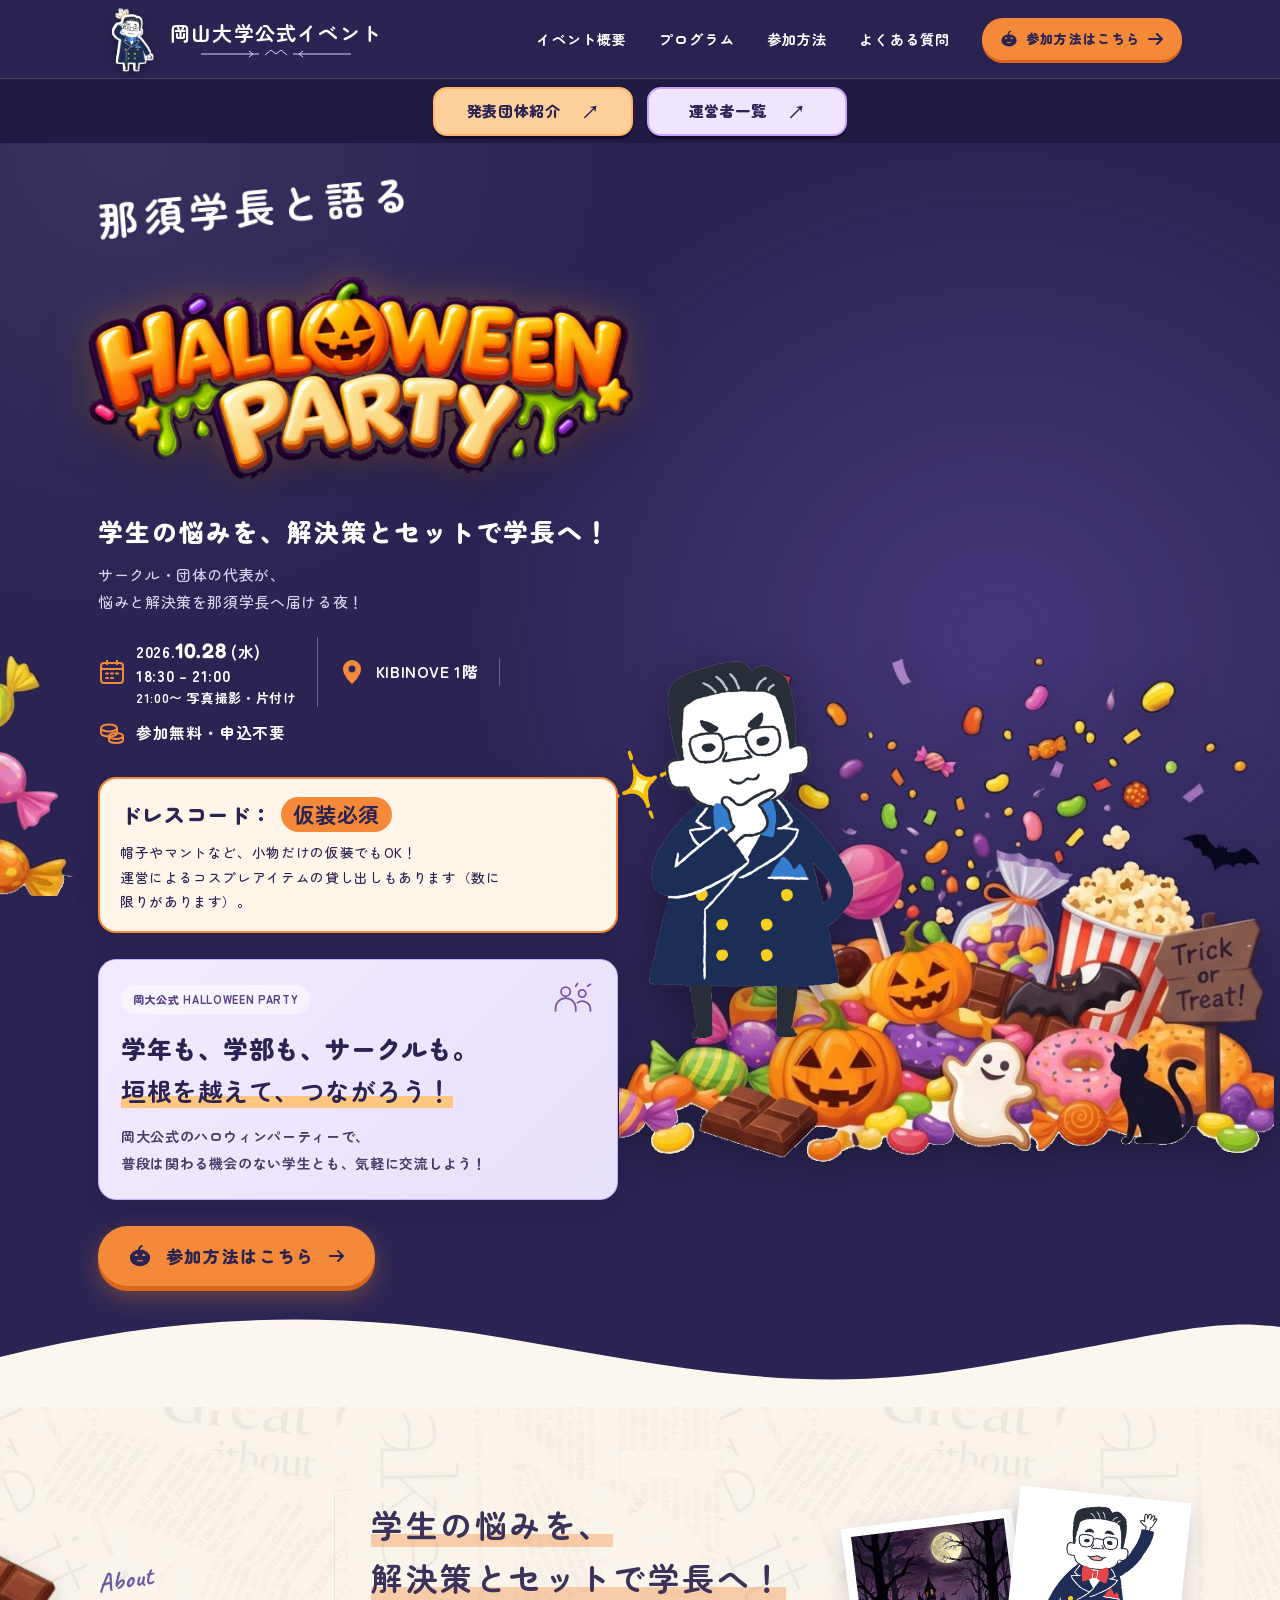
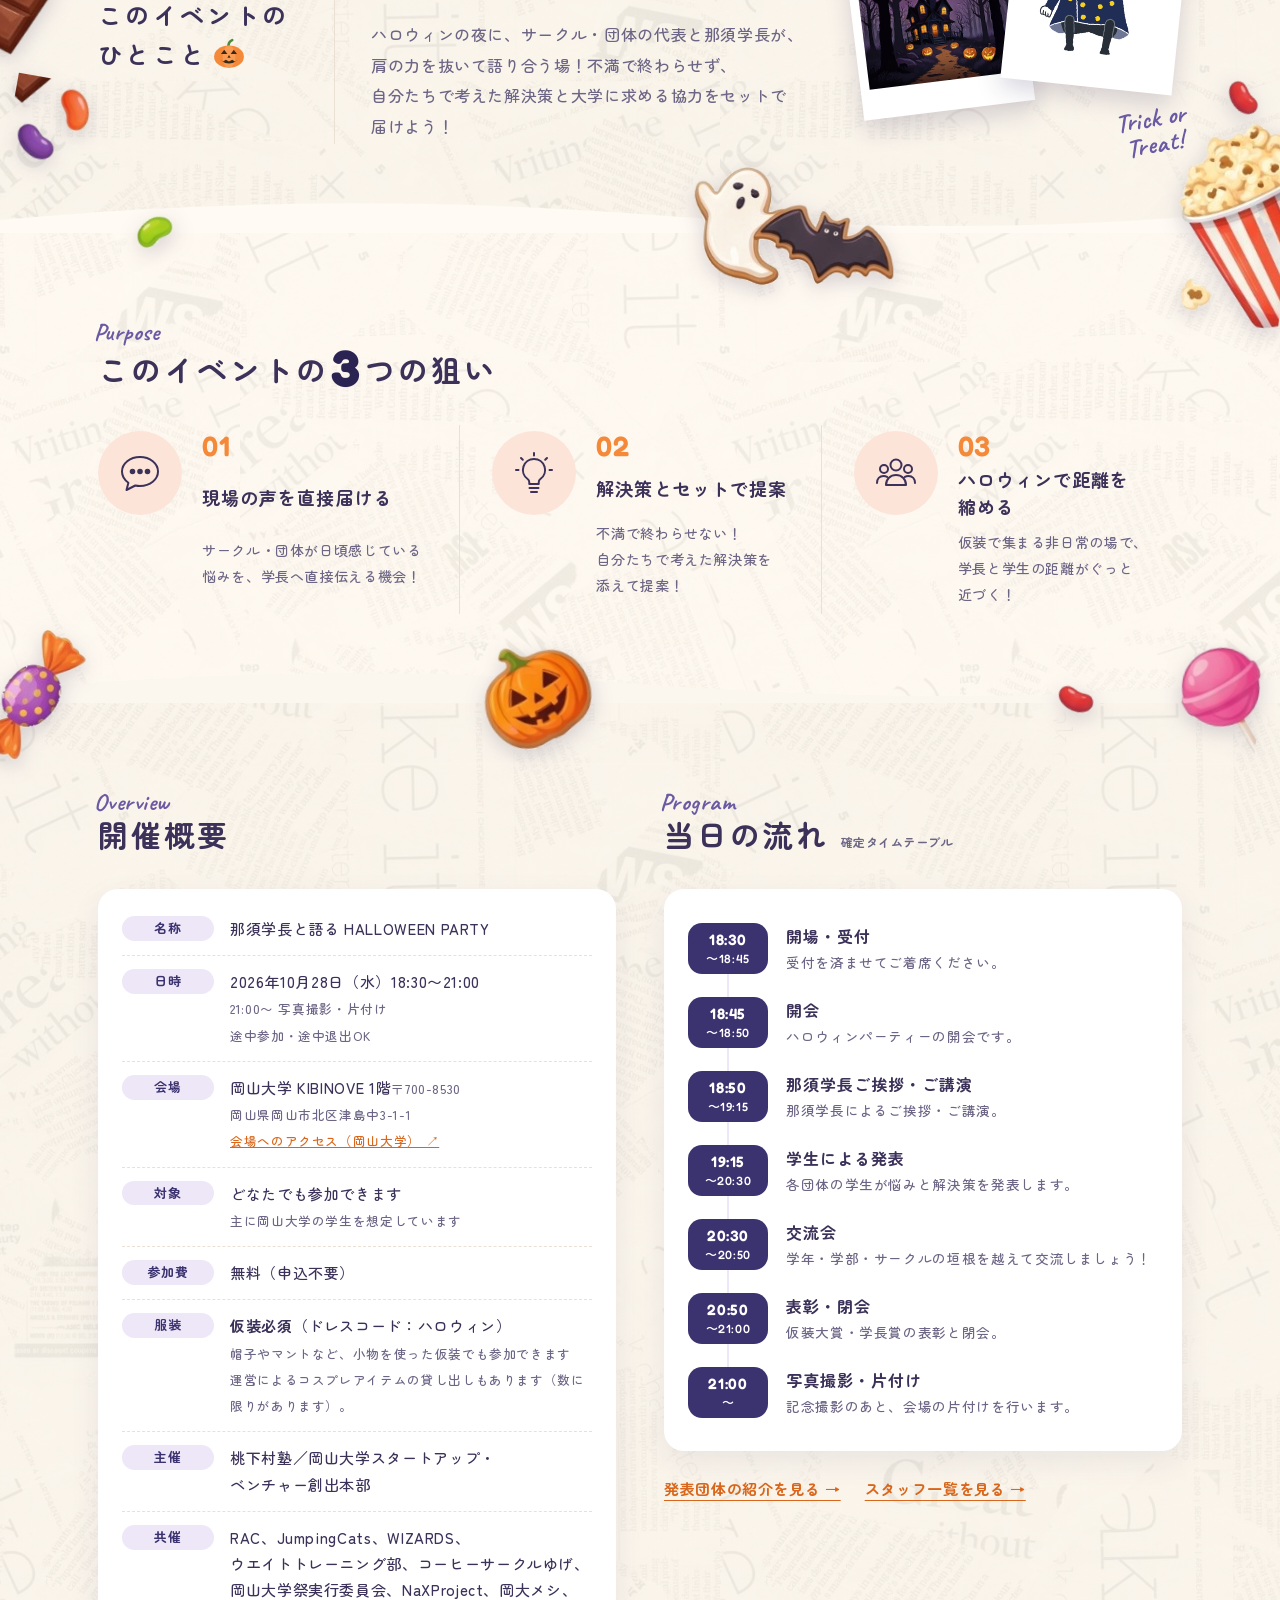
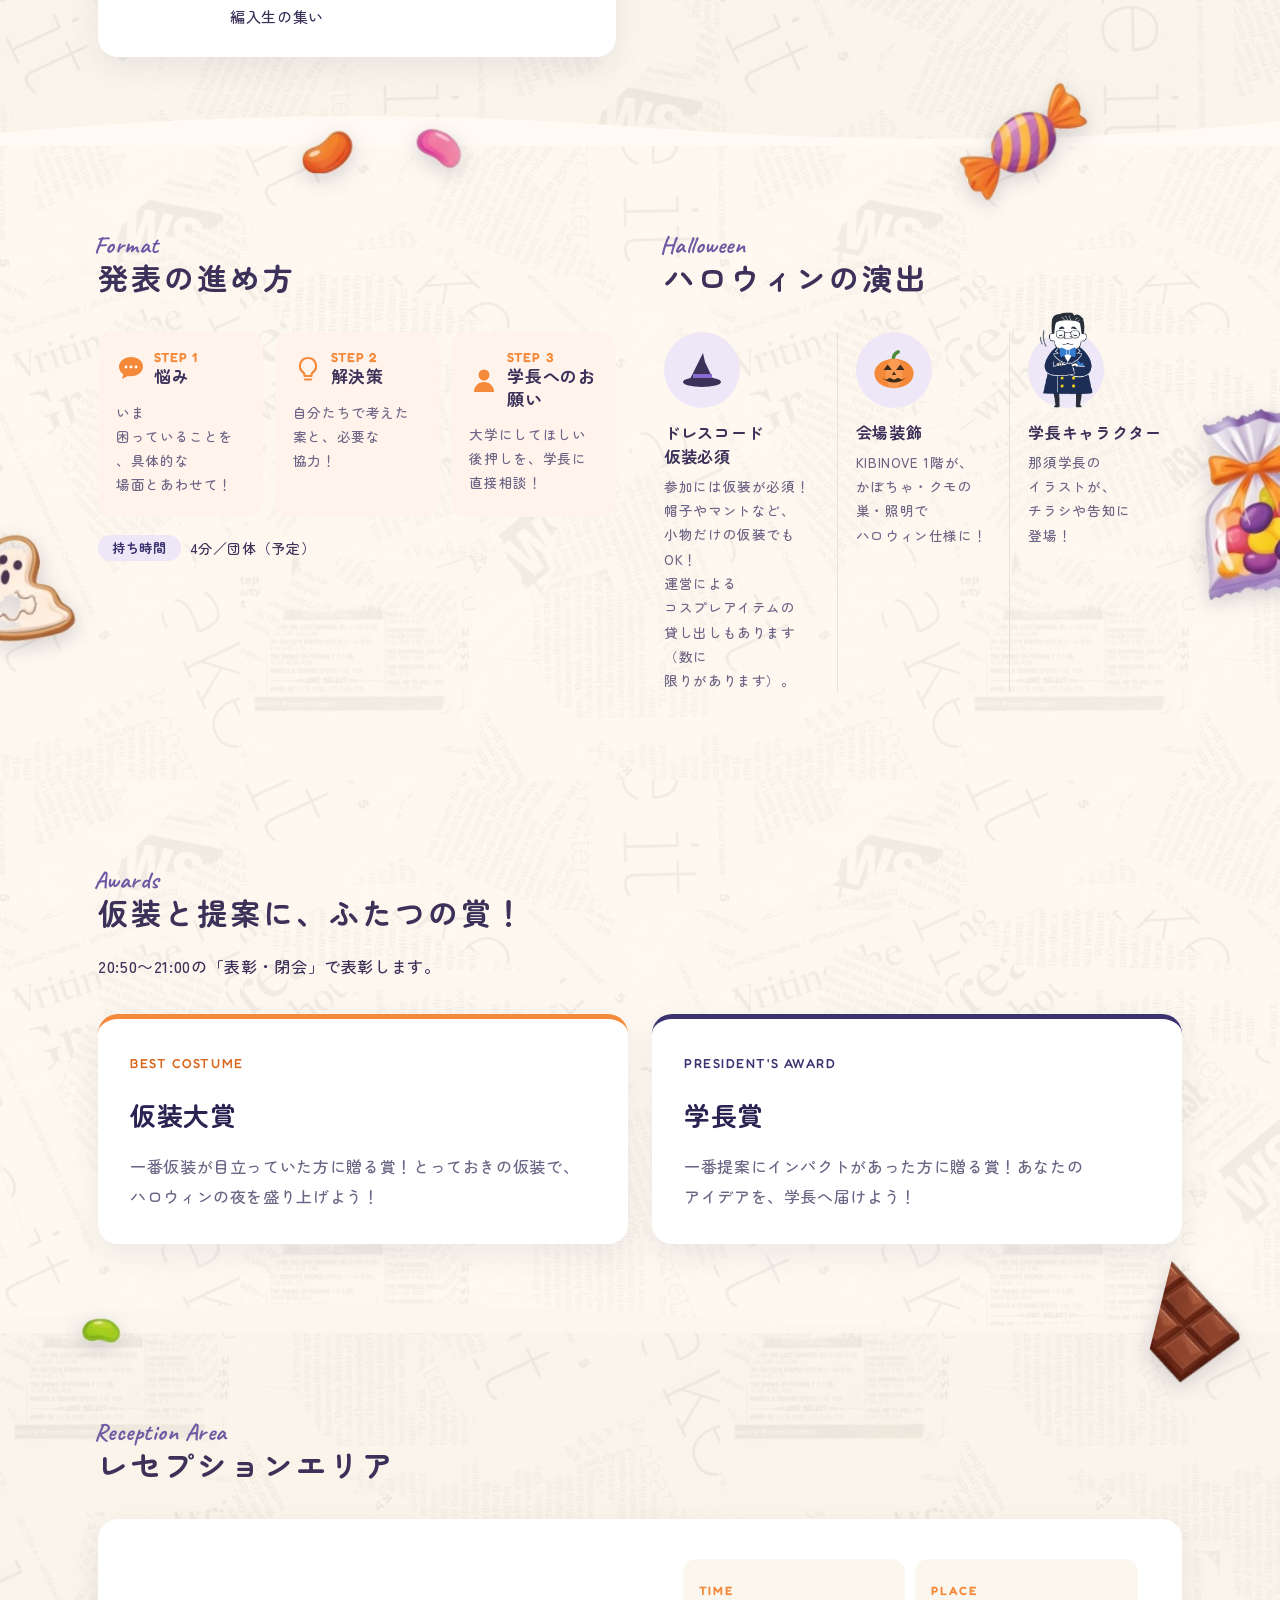
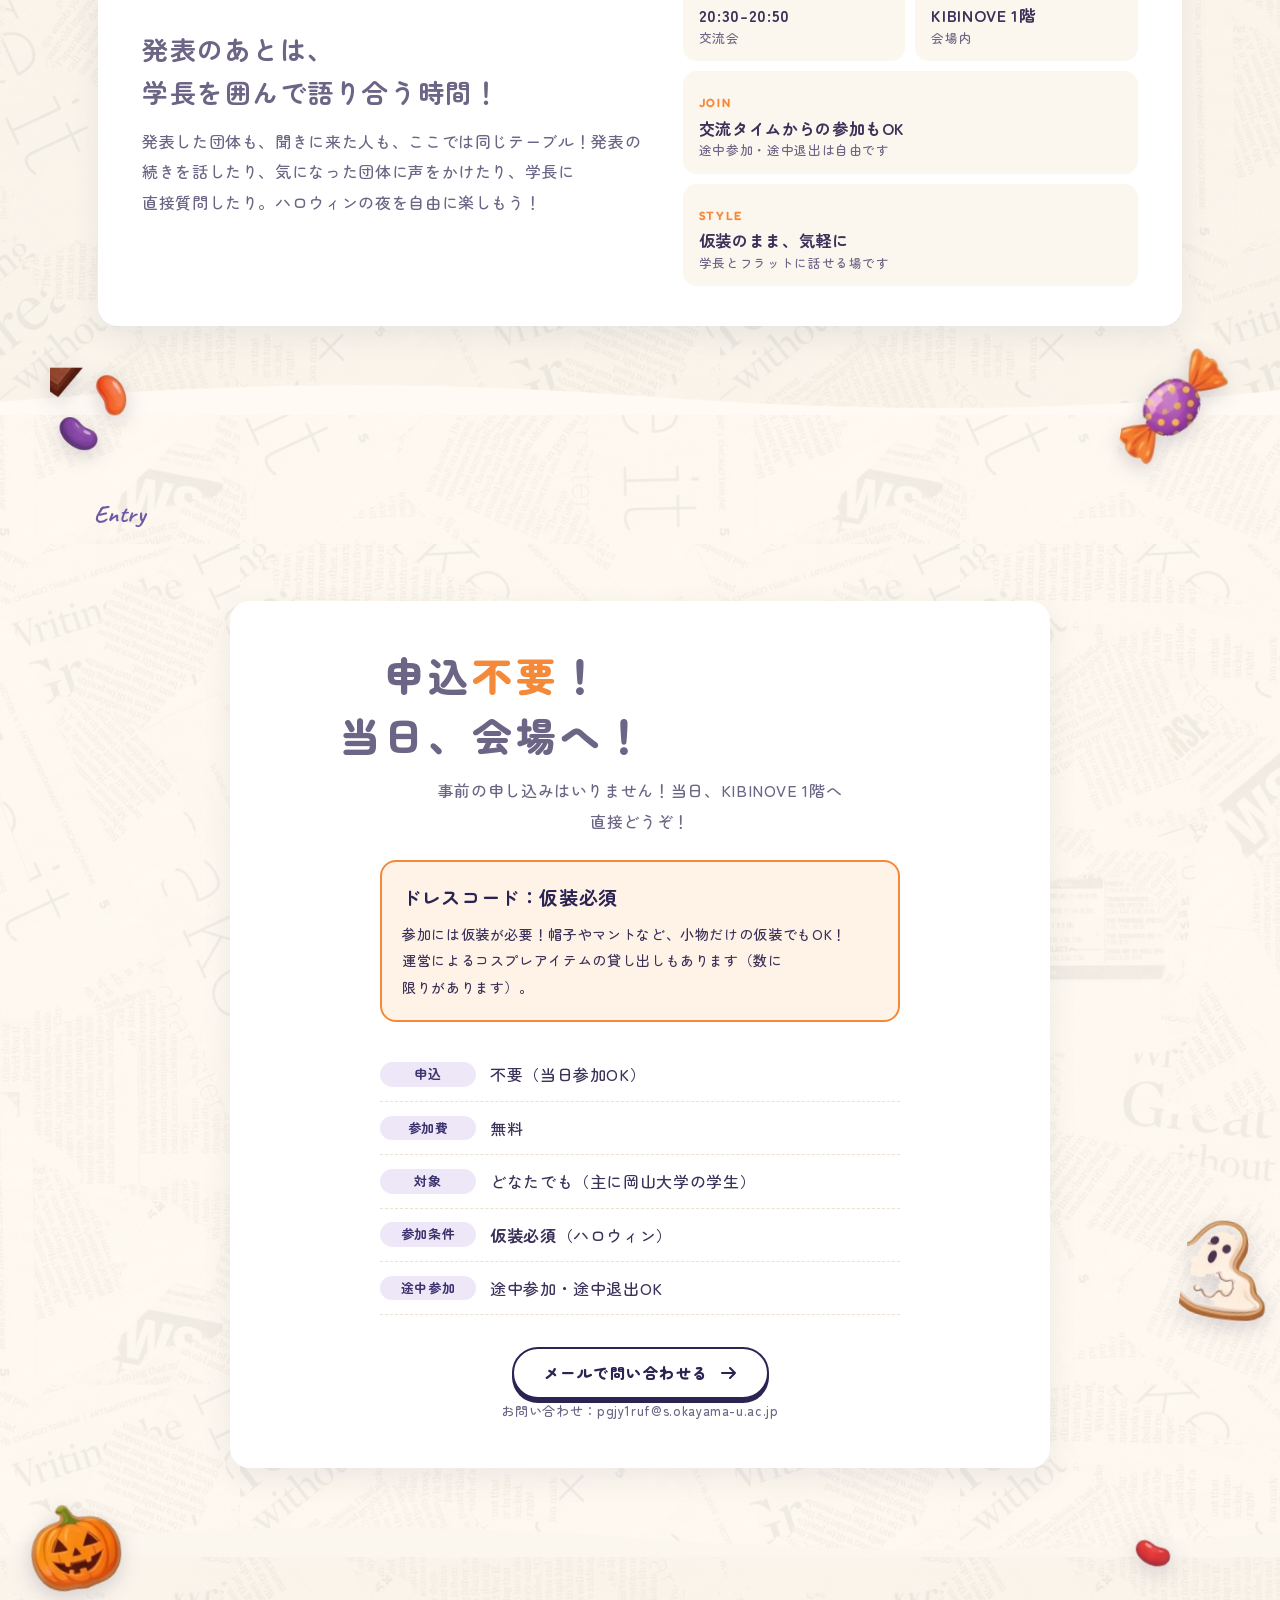
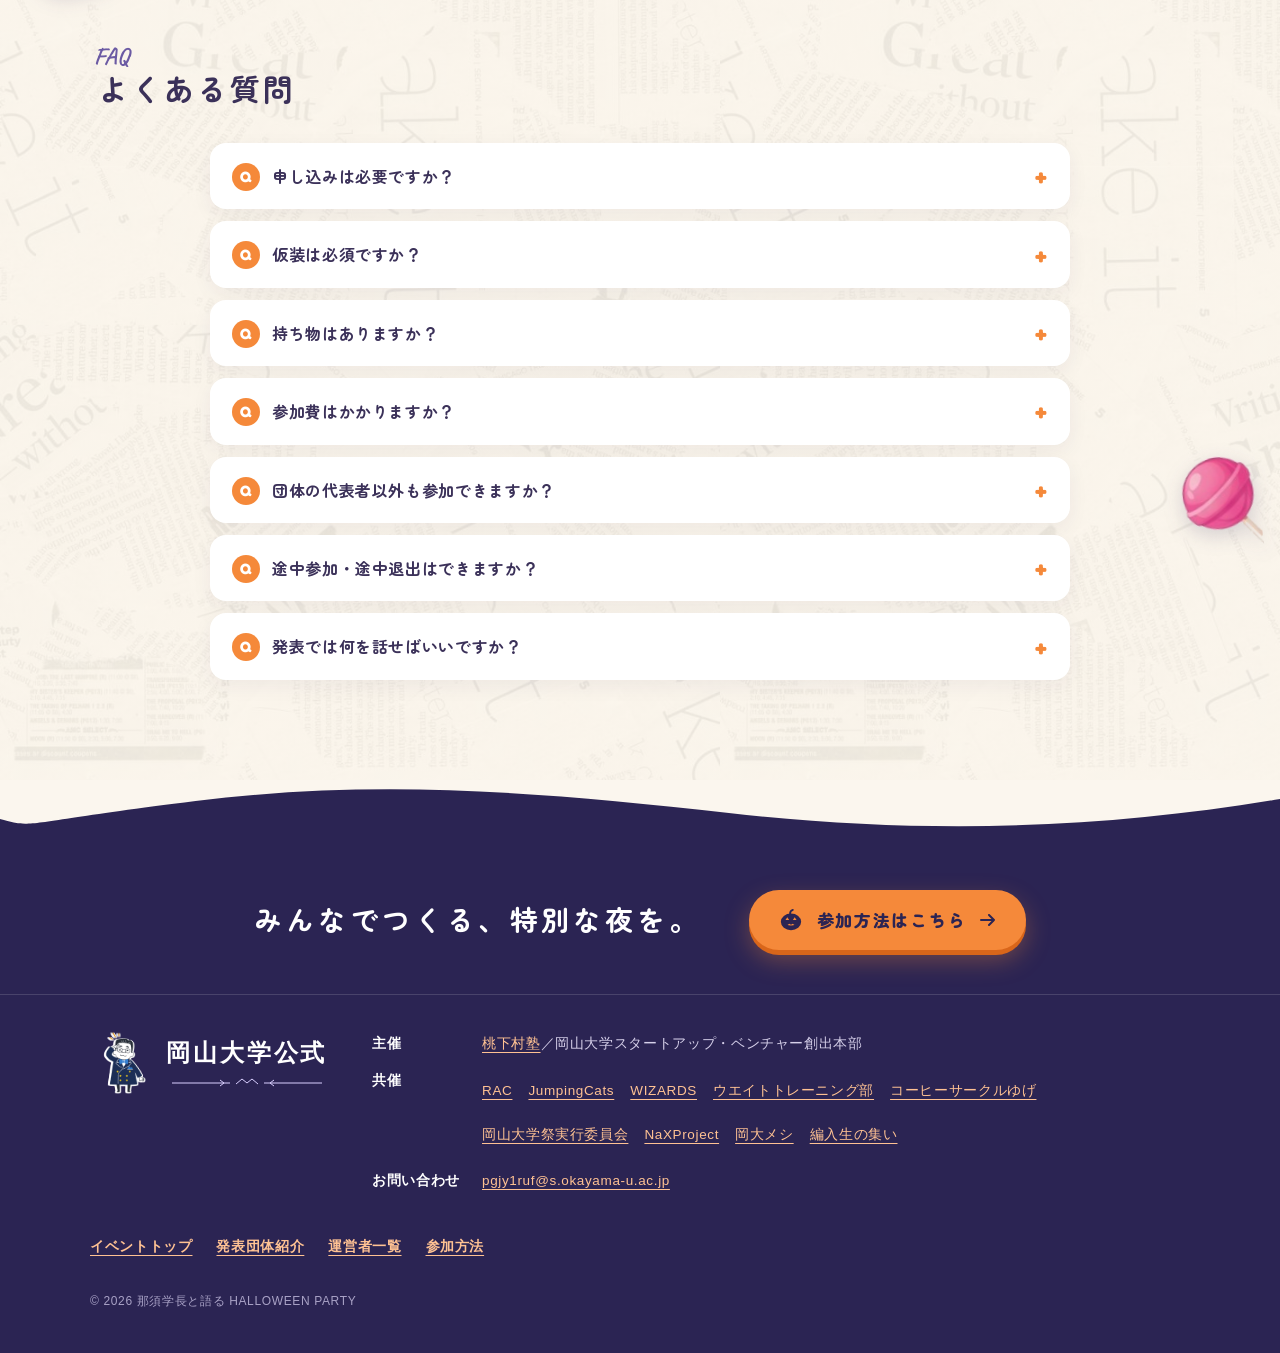
<file: index.html>
<!doctype html>
<html lang="ja">
<head>
<meta charset="utf-8">
<meta name="viewport" content="width=device-width, initial-scale=1">
<title>岡山大学｜那須学長と語る HALLOWEEN PARTY｜2026年10月28日</title>
<meta name="description" content="岡山大学で2026年10月28日（水）開催。那須学長と学生団体が悩みと解決策を語るハロウィンイベント。18:30開場・18:45開会・21:00閉会、KIBINOVE 1階。参加無料・申込不要。仮装必須（アイテム貸し出しあり・数に限りあり）。">
<link rel="canonical" href="https://okayama-u-halloween.momoshita.jp/">
<meta property="og:type" content="website">
<meta property="og:locale" content="ja_JP">
<meta property="og:site_name" content="那須学長と語る HALLOWEEN PARTY">
<meta property="og:title" content="岡山大学｜那須学長と語る HALLOWEEN PARTY｜2026年10月28日">
<meta property="og:description" content="岡山大学で2026年10月28日（水）開催。那須学長と学生団体が悩みと解決策を語るハロウィンイベント。18:30開場・18:45開会・21:00閉会、KIBINOVE 1階。参加無料・申込不要。仮装必須（アイテム貸し出しあり・数に限りあり）。">
<meta property="og:url" content="https://okayama-u-halloween.momoshita.jp/">
<meta property="og:image" content="https://okayama-u-halloween.momoshita.jp/images/title-logo.png">
<meta property="og:image:width" content="1160">
<meta property="og:image:height" content="434">
<meta property="og:image:alt" content="那須学長と語る HALLOWEEN PARTYのタイトルロゴ">
<meta name="twitter:card" content="summary_large_image">
<link rel="preload" as="image" href="/images/title-logo.png" fetchpriority="high">
<script type="application/ld+json">
{
  "@context": "https://schema.org",
  "@type": "Event",
  "@id": "https://okayama-u-halloween.momoshita.jp/#event",
  "name": "那須学長と語る HALLOWEEN PARTY",
  "description": "岡山大学で2026年10月28日（水）開催。那須学長と学生団体が悩みと解決策を語るハロウィンイベント。18:30開場・18:45開会・21:00閉会、KIBINOVE 1階。参加無料・申込不要。仮装必須（アイテム貸し出しあり・数に限りあり）。",
  "url": "https://okayama-u-halloween.momoshita.jp/",
  "image": [
    "https://okayama-u-halloween.momoshita.jp/images/title-logo.png"
  ],
  "startDate": "2026-10-28T18:45:00+09:00",
  "doorTime": "2026-10-28T18:30:00+09:00",
  "endDate": "2026-10-28T21:00:00+09:00",
  "eventAttendanceMode": "https://schema.org/OfflineEventAttendanceMode",
  "eventStatus": "https://schema.org/EventScheduled",
  "isAccessibleForFree": true,
  "location": {
    "@type": "Place",
    "name": "岡山大学 KIBINOVE 1階",
    "address": {
      "@type": "PostalAddress",
      "streetAddress": "津島中3-1-1",
      "addressLocality": "岡山市北区",
      "addressRegion": "岡山県",
      "postalCode": "700-8530",
      "addressCountry": "JP"
    }
  },
  "organizer": [
    {
      "@type": "Organization",
      "name": "桃下村塾"
    },
    {
      "@type": "Organization",
      "name": "岡山大学スタートアップ・ベンチャー創出本部"
    }
  ],
  "offers": {
    "@type": "Offer",
    "price": "0",
    "priceCurrency": "JPY",
    "url": "https://okayama-u-halloween.momoshita.jp/#entry"
  }
}
</script>

<meta name="theme-color" content="#2b2453">
<link rel="preconnect" href="https://fonts.googleapis.com">
<link rel="preconnect" href="https://fonts.gstatic.com" crossorigin>
<link href="https://fonts.googleapis.com/css2?family=Caveat:wght@500;700&family=Cinzel:wght@700;900&family=Fredoka:wght@500;600;700&family=Zen+Maru+Gothic:wght@500;700;900&display=swap" rel="stylesheet">
<style>
  :root {
    --navy: #2b2453;
    --navy-2: #3b3270;
    --cream: #fbf6ee;
    --cream-2: #f5ede1;
    --ink: #3b3159;
    --muted: #6d6585;
    --orange: #f5893a;
    --orange-d: #d9661a;
    --peach: #fde4d9;
    --lav: #eee7f7;
    --line: #ebe1d3;
    --script: #6b5aa3;
    --wrap: 1180px;
  }
  * { box-sizing: border-box; }
  html { scroll-behavior: smooth; scroll-padding-top: 144px; }
  body {
    margin: 0;
    /* 英字新聞をうっすら（上に重ねたクリーム色で透け具合を調整） */
    background:
      linear-gradient(rgba(251, 246, 238, .93), rgba(251, 246, 238, .93)),
      url("images/newspaper.webp") 0 0 / 720px auto repeat,
      var(--cream);
    color: var(--ink);
    font-family: "Zen Maru Gothic", "Hiragino Maru Gothic ProN", "Yu Gothic", sans-serif;
    font-weight: 500;
    font-size: 16px;
    line-height: 1.9;
    letter-spacing: .04em;
    /* 文節ごとに改行（区切りはスクリプトで挿入） */
    word-break: keep-all;
    overflow-wrap: anywhere;
    line-break: strict;
    -webkit-font-smoothing: antialiased;
    overflow-x: hidden;
  }
  img, svg { max-width: 100%; display: block; }
  a { color: var(--orange-d); }
  .wrap { position: relative; max-width: var(--wrap); margin: 0 auto; padding: 0 20px; }
  @media (min-width: 960px) { .wrap { padding: 0 48px; } }
  .ph { display: inline-block; white-space: nowrap; }
  .fred { font-family: "Fredoka", sans-serif; letter-spacing: .02em; }
  .script { font-family: "Caveat", cursive; font-weight: 700; color: var(--script); font-size: 26px; line-height: 1; display: inline-block; transform: rotate(-8deg); letter-spacing: .02em; }
  .sp { display: none; }
  @media (max-width: 599px) { .sp { display: inline; } }

  /* ---------- Header ---------- */
  .header {
    position: fixed; inset: 0 0 auto 0; z-index: 50;
    background: rgba(43, 36, 83, .9);
    backdrop-filter: blur(10px); -webkit-backdrop-filter: blur(10px);
  }
  .header .wrap { display: flex; align-items: center; justify-content: space-between; height: 68px; }
  @media (min-width: 960px) { .header .wrap { height: 78px; } }
  .logo { display: inline-flex; align-items: center; gap: 10px; color: #fff; text-decoration: none; }
  .logo-text { display: inline-flex; flex-direction: column; align-items: center; }
  .logo b { font-weight: 700; font-size: 20px; letter-spacing: .2em; line-height: 1.3; }
  .logo svg { width: 120px; height: 10px; margin-top: 2px; }
  @media (min-width: 960px) { .logo b { font-size: 24px; } .logo svg { width: 150px; } }
  /* ロゴ左の学長（シール風の白フチ） */
  .logo-fig {
    height: 52px; width: auto; margin: -6px 0 -8px;
    filter: drop-shadow(1.5px 0 0 #fff) drop-shadow(-1.5px 0 0 #fff) drop-shadow(0 1.5px 0 #fff) drop-shadow(0 -1.5px 0 #fff) drop-shadow(0 3px 6px rgba(0, 0, 0, .35));
    transform-origin: 50% 90%;
  }
  .logo:hover .logo-fig { animation: wiggle .6s ease; }
  .header .logo b { font-size: 20px; letter-spacing: .06em; }
  @media (max-width: 599px) {
    .header .logo { gap: 6px; }
    .header .logo-fig { height: 40px; }
    .header .logo b { font-size: 14px; line-height: 1.4; }
    .header .logo b span { display: block; }
    .header .logo svg { width: 100px; }
  }
  @keyframes wiggle { 25% { transform: rotate(-8deg); } 75% { transform: rotate(6deg); } }
  @media (min-width: 960px) { .logo-fig { height: 62px; } }
  .nav { display: flex; gap: 32px; align-items: center; }
  .nav a.link { display: none; color: #fff; text-decoration: none; font-size: 14px; font-weight: 700; letter-spacing: .08em; }
  .nav a.link:hover { color: var(--orange); }
  @media (min-width: 960px) { .nav a.link { display: inline; } }
  .page-nav { border-top: 1px solid rgba(255, 255, 255, .12); background: rgba(255, 255, 255, .04); }
  .header .page-nav .wrap { height: 46px; justify-content: center; gap: 12px; }
  .page-nav a { display: inline-flex; align-items: center; justify-content: center; gap: 18px; padding: 4px 18px; border-radius: 999px; color: #fff; background: rgba(255, 255, 255, .08); font-size: 13px; font-weight: 700; text-decoration: none; white-space: nowrap; }
  .page-nav a span { color: #ffc293; }
  .page-nav a:hover { background: rgba(245, 137, 58, .22); }

  /* ---------- Buttons ---------- */
  .btn {
    display: inline-flex; align-items: center; justify-content: center; gap: .8em;
    min-height: 60px; padding: 0 30px;
    background: var(--orange); color: var(--navy);
    font-family: inherit; font-weight: 900; font-size: 17px; letter-spacing: .1em; text-decoration: none;
    border-radius: 999px;
    box-shadow: 0 5px 0 var(--orange-d), 0 10px 24px rgba(245, 137, 58, .35);
    transition: transform .12s, box-shadow .12s;
  }
  .btn:hover { transform: translateY(2px); box-shadow: 0 3px 0 var(--orange-d), 0 8px 18px rgba(245, 137, 58, .35); }
  .btn:active { transform: translateY(5px); box-shadow: 0 0 0 var(--orange-d); }
  .btn .pk { width: 24px; height: 24px; }
  .btn .arr { width: 16px; height: 12px; transition: transform .15s; }
  .btn:hover .arr { transform: translateX(3px); }
  .btn-sm { min-height: 42px; padding: 0 18px; font-size: 13px; gap: .6em; box-shadow: 0 3px 0 var(--orange-d); }
  .btn-sm:hover { box-shadow: 0 1px 0 var(--orange-d); }
  .btn-sm .pk { width: 18px; height: 18px; }
  @media (max-width: 380px) { .header .btn-sm .pk { display: none; } }
  @media (max-width: 599px) { .hide-sm { display: none; } .header .btn-sm { white-space: nowrap; } }
  .btn:focus-visible, a:focus-visible, summary:focus-visible { outline: 3px solid var(--orange); outline-offset: 3px; }

  /* ---------- お菓子の飾り ---------- */
  .deco {
    position: absolute; pointer-events: none; z-index: 4; height: auto; max-width: none;
    width: min(var(--w), var(--mw, 30vw));
    filter: drop-shadow(0 6px 10px rgba(43, 36, 83, .18));
    transform: rotate(var(--r, 0deg));
  }
  /* セクションの境目にまたがるお菓子 */
  .deco.edge { top: 0; translate: -50% -55%; }
  .deco:not(.edge) { translate: -50% 0; }
  .bob { animation: bob var(--t, 5s) ease-in-out infinite alternate; }
  @keyframes bob { from { transform: translateY(-6px) rotate(var(--r, 0deg)); } to { transform: translateY(6px) rotate(calc(var(--r, 0deg) + 5deg)); } }
  @media (max-width: 759px) { .deco.pc { display: none; } }
  /* 交互の背景と波線の境目 */
  .tone {
    background:
      linear-gradient(rgba(255, 250, 243, .93), rgba(255, 250, 243, .93)),
      url("images/newspaper.webp") 240px 130px / 720px auto repeat,
      #fffaf3;
  }
  .tone-wave { position: absolute; left: 0; top: -34px; width: 100%; height: 35px; pointer-events: none; }

  /* ---------- Hero ---------- */
  .hero {
    position: relative; z-index: 3; color: #fff;
    padding-top: 132px;
    background:
      radial-gradient(ellipse 60% 50% at 78% 45%, rgba(120, 90, 200, .35), transparent 70%),
      radial-gradient(circle at 10% 10%, rgba(255, 255, 255, .06), transparent 30%),
      var(--navy);
  }
  @media (min-width: 960px) { .hero { padding-top: 142px; } }
  .confetti { position: absolute; inset: 0; z-index: 1; pointer-events: none; overflow: hidden; }
  .confetti i {
    position: absolute; top: -30px; display: block; border-radius: 3px;
    animation: fall var(--t) linear var(--d) infinite;
  }
  @keyframes fall { from { transform: translateY(0) rotate(0deg); } to { transform: translateY(var(--h, 900px)) rotate(var(--spin, 540deg)); } }
  .hero-grid { position: relative; display: grid; grid-template-columns: 1fr; }
  .hero-text { position: relative; z-index: 8; }
  @media (min-width: 960px) { .hero-grid { grid-template-columns: 1.02fr 1fr; align-items: center; min-height: 640px; } }
  .hero-text { padding: 28px 0 8px; }
  @media (min-width: 960px) { .hero-text { padding: 40px 0 120px; } }
  .hero h1 { margin: 0; font-weight: 700; }
  .hero h1 .ja { display: inline-block; font-size: clamp(24px, 6vw, 40px); letter-spacing: .14em; transform: rotate(-5deg); transform-origin: left center; }
  /* 光る金のタイトル：金属グラデーション＋ラメ＋光の筋、重ねた影で厚みと発光 */
  .hero h1 { position: relative; }
  .hero h1 .en-wrap { position: relative; display: block; margin: 18px 0 0; }
  /* タイトルロゴ（スライムの画像） */
  .title-logo { display: block; width: min(100%, 580px); height: auto; margin-left: -2%; filter: drop-shadow(0 0 18px rgba(255, 170, 70, .35)) drop-shadow(0 12px 18px rgba(5, 2, 25, .5)); }
  .hero h1 .en {
    position: relative; z-index: 1;
    display: inline-flex; flex-direction: column; align-items: center;
    font-family: "Cinzel", serif; font-weight: 900;
    font-size: clamp(42px, 11.6vw, 80px); line-height: 1.02; letter-spacing: .01em; white-space: nowrap;
    filter:
      drop-shadow(0 1px 0 #a24c12) drop-shadow(0 1px 0 #8c400f) drop-shadow(0 1.5px 0 #6c300b) drop-shadow(0 2px 0 #431d07)
      drop-shadow(0 0 8px rgba(255, 190, 80, .6)) drop-shadow(0 0 26px rgba(255, 140, 40, .4))
      drop-shadow(0 14px 16px rgba(5, 2, 25, .6));
  }
  .hero h1 .en .ln {
    position: relative; z-index: 1;
    display: flex; align-items: flex-end; width: max-content;
    background:
      linear-gradient(110deg, transparent 42%, rgba(255, 255, 255, .9) 50%, transparent 58%),
      radial-gradient(circle, rgba(255, 252, 230, .55) 0 .5px, transparent 1.1px),
      radial-gradient(circle, rgba(255, 240, 190, .4) 0 .5px, transparent 1px),
      linear-gradient(180deg, #fff6cc 0%, #ffd873 18%, #f8aa40 42%, #c9671b 55%, #f29b36 70%, #ffd77f 87%, #dc8429 100%);
    background-size: 300% 100%, 13px 11px, 7px 17px, 100% 100%;
    background-repeat: no-repeat, repeat, repeat, no-repeat;
    background-position: 160% 0, 0 0, 3px 5px, 0 0;
    -webkit-background-clip: text; background-clip: text; color: transparent;
    -webkit-text-stroke: .6px rgba(255, 236, 190, .6);
    animation: shine 5s ease-in-out 2.6s infinite;
  }
  @keyframes shine {
    0%, 35% { background-position: 160% 0, 0 0, 3px 5px, 0 0; }
    75%, 100% { background-position: -60% 0, 0 0, 3px 5px, 0 0; }
  }
  /* O は灯りのともったジャック・オー・ランタン */
  .hero h1 .en .o-pk { flex: none; width: .86em; height: .9em; margin: 0 .02em .02em; overflow: visible; }
  .hero h1 .en .o-pk .lit { animation: flicker 2.4s ease-in-out infinite; }
  @keyframes flicker { 0%, 100% { opacity: 1; } 40% { opacity: .82; } 55% { opacity: .95; } 70% { opacity: .78; } }
  /* タイトル周りのきらめき */
  .swoosh { position: absolute; z-index: 0; left: -6%; width: 112%; top: 40%; height: 70%; pointer-events: none; overflow: visible; filter: drop-shadow(0 0 6px rgba(255, 190, 80, .8)); }
  .sparks { position: absolute; inset: -10px -20px; z-index: 2; pointer-events: none; }
  .sparks svg { position: absolute; width: var(--s); height: var(--s); translate: -50% -50%; filter: drop-shadow(0 0 4px rgba(255, 220, 130, .9)); animation: twinkle var(--t) ease-in-out var(--d) infinite; opacity: 0; }
  .sparks i { position: absolute; width: var(--s); height: var(--s); border-radius: 50%; background: #ffe39a; box-shadow: 0 0 6px 1px rgba(255, 200, 90, .9); animation: twinkle var(--t) ease-in-out var(--d) infinite; opacity: 0; }
  @keyframes twinkle { 0%, 100% { opacity: 0; transform: scale(.3) rotate(0deg); } 50% { opacity: 1; transform: scale(1) rotate(45deg); } }
  .hero .catch { margin: 30px 0 10px; font-size: clamp(19px, 4.8vw, 25px); font-weight: 900; letter-spacing: .08em; line-height: 1.6; }
  .hero .lead { margin: 0 0 22px; color: #d8d2ee; font-size: 15px; line-height: 1.8; }
  .info-row { display: flex; flex-wrap: wrap; align-items: center; gap: 12px 0; margin: 0 0 30px; padding: 0; list-style: none; }
  .info-row li { display: flex; align-items: center; gap: 10px; padding-right: 20px; margin-right: 20px; border-right: 1px solid rgba(255, 255, 255, .3); font-size: 15.5px; line-height: 1.35; font-weight: 700; }
  .info-row li:last-child { border-right: 0; margin-right: 0; padding-right: 0; }
  .info-row svg { width: 28px; height: 28px; flex: none; }
  .info-row .num { font-family: "Fredoka", sans-serif; font-size: 1.35em; font-weight: 600; }
  @media (max-width: 599px) { .info-row li { flex-basis: 100%; border-right: 0; margin-right: 0; padding-right: 0; } }

  .hero-art { position: relative; height: 330px; margin: 0 -20px; }
  @media (min-width: 600px) { .hero-art { height: 440px; } }
  @media (min-width: 960px) { .hero-art { height: 620px; margin: 0 -48px 0 0; } }
  /* お菓子の山：下端を波線の境目に重ねる */
  .hero-art .pile {
    position: absolute; z-index: 6; right: 0; bottom: -54px; width: 100%; max-width: 732px; height: auto;
    filter: drop-shadow(0 10px 18px rgba(0, 0, 0, .25));
  }
  @media (min-width: 960px) { .hero-art .pile { width: 112%; max-width: none; right: -44px; bottom: -84px; } }
  main { overflow-x: clip; }
  .hero-art .gakucho {
    position: absolute; z-index: 7; left: 50%; bottom: 0; height: 76%; width: auto; max-width: none;
    transform: translateX(-50%);
    filter: drop-shadow(0 14px 24px rgba(0, 0, 0, .35));
  }
  @media (min-width: 960px) { .hero-art .gakucho { left: 16%; height: 64%; bottom: 40px; } }
  .hero-art .gakucho.float { animation: float 4s ease-in-out infinite alternate; }
  @keyframes float { from { transform: translateX(-50%) translateY(0); } to { transform: translateX(-50%) translateY(-10px); } }
  .hero-art .sign { position: absolute; right: 6%; top: 12%; z-index: 4; color: #fff; font-size: clamp(26px, 6vw, 40px); transform: rotate(10deg); text-align: center; line-height: .9; text-shadow: 0 3px 0 rgba(0, 0, 0, .25); }
  .hero-wave { position: absolute; left: 0; right: 0; bottom: -1px; z-index: 5; width: 100%; height: 70px; }
  @media (min-width: 960px) { .hero-wave { height: 110px; } }

  /* ---------- Sections ---------- */
  section { position: relative; padding: 72px 0; }
  @media (min-width: 960px) { section { padding: 88px 0; } }
  .head { position: relative; z-index: 2; margin: 0 0 32px; }
  .head .script { display: block; width: max-content; margin: 0 0 -2px -4px; font-size: 24px; }
  .head h2 { margin: 0; font-size: clamp(22px, 5.4vw, 30px); font-weight: 700; letter-spacing: .1em; line-height: 1.5; }
  .head h2 .big { font-family: "Fredoka", sans-serif; font-size: 1.7em; line-height: 1; color: var(--navy); vertical-align: -.08em; margin: 0 .04em; }
  .head .note { display: inline-block; margin-left: 12px; font-size: 12px; color: var(--muted); letter-spacing: .04em; }
  .panel { position: relative; z-index: 2; background: #fff; border-radius: 20px; box-shadow: 0 10px 30px rgba(43, 36, 83, .08); }

  /* About */
  .about-grid { position: relative; z-index: 2; display: grid; gap: 26px; grid-template-columns: 1fr; }
  @media (min-width: 960px) { .about-grid { grid-template-columns: 200px 1px 1fr 330px; gap: 36px; align-items: center; } }
  @media (min-width: 960px) { .about-main h3 { font-size: 27px; } }
  .about-label h2 { margin: 0; font-size: 24px; font-weight: 700; letter-spacing: .14em; line-height: 1.6; }
  .about-label h2 svg { display: inline-block; width: 32px; height: 32px; vertical-align: -.25em; margin-left: 6px; }
  .vline { display: none; background: var(--line); align-self: stretch; }
  @media (min-width: 960px) { .vline { display: block; } }
  .about-main h3 { margin: 0 0 16px; font-size: clamp(22px, 5.4vw, 32px); font-weight: 700; line-height: 1.65; letter-spacing: .08em; }
  .about-main h3 .u { background: linear-gradient(transparent 72%, rgba(245, 137, 58, .38) 72%); }
  .about-main p { margin: 0; color: var(--muted); }
  .polaroids { position: relative; height: 250px; max-width: 380px; width: 100%; margin: 0 auto; }
  .pol { position: absolute; width: 52%; background: #fff; padding: 9px 9px 30px; box-shadow: 0 10px 24px rgba(43, 36, 83, .18); }
  .pol img { width: 100%; aspect-ratio: 1; object-fit: cover; }
  .pol img.president-portrait { object-fit: contain; background: #fff; }
  .pol.p1 { left: 0; top: 24px; transform: rotate(-7deg); }
  .pol.p2 { right: 0; top: 0; transform: rotate(6deg); }
  .polaroids .script { position: absolute; right: -6px; bottom: -14px; font-size: 26px; text-align: center; transform: rotate(-10deg); }

  /* Purpose */
  .aims { position: relative; z-index: 2; display: grid; grid-template-columns: 1fr; gap: 28px; }
  @media (min-width: 900px) { .aims { grid-template-columns: repeat(3, 1fr); gap: 0; } }
  .aim { display: grid; grid-template-columns: 84px 1fr; column-gap: 20px; align-items: start; }
  @media (min-width: 900px) { .aim { padding: 6px 32px; border-left: 1px solid var(--line); } .aim:first-child { border-left: 0; padding-left: 0; } }
  .aim .ic { width: 84px; height: 84px; border-radius: 50%; background: var(--peach); display: grid; place-items: center; grid-row: span 3; }
  .aim .ic svg { width: 44px; height: 44px; }
  .aim .num { font-family: "Fredoka", sans-serif; font-size: 28px; font-weight: 600; color: var(--orange); line-height: 1.1; }
  .aim h3 { margin: 4px 0 10px; font-size: 18px; font-weight: 700; letter-spacing: .06em; line-height: 1.5; }
  .aim p { margin: 0; color: var(--muted); font-size: 14px; line-height: 1.85; }

  /* 2カラム */
  .duo { position: relative; z-index: 2; display: grid; gap: 56px; grid-template-columns: 1fr; }
  @media (min-width: 960px) { .duo { grid-template-columns: 1fr 1fr; gap: 48px; } }

  /* Overview */
  .ov { margin: 0; padding: 14px 24px; }
  .ov > div { display: grid; grid-template-columns: 92px 1fr; gap: 16px; align-items: start; padding: 13px 0; border-bottom: 1px dashed var(--line); }
  .ov > div:last-child { border-bottom: 0; }
  .ov dt { background: var(--lav); color: var(--navy-2); border-radius: 999px; text-align: center; font-size: 13px; font-weight: 700; line-height: 1.9; letter-spacing: .1em; }
  .ov dd { margin: 0; font-size: 15px; line-height: 1.75; }
  .ov dd small { color: var(--muted); font-size: 12.5px; }

  /* Program */
  .tl { list-style: none; margin: 0; padding: 22px 24px; position: relative; }
  .tl::before { content: ""; position: absolute; left: 63px; top: 40px; bottom: 40px; width: 2px; background: var(--lav); transform-origin: top; transform: scaleY(0); transition: transform 1.2s ease-out .2s; }
  .tl.in::before { transform: none; }
  .tl li { position: relative; display: grid; grid-template-columns: 80px 1fr; gap: 18px; padding: 10px 0; }
  .tl .time { position: relative; z-index: 1; align-self: start; margin-top: 2px; background: var(--navy-2); color: #fff; border-radius: 999px; text-align: center; font-family: "Fredoka", sans-serif; font-weight: 600; font-size: 15px; line-height: 32px; height: 32px; }
  .tl .time { height:auto; min-height:48px; padding:7px 4px; border-radius:14px; line-height:1.35; display:flex; flex-direction:column; justify-content:center; gap:1px; }
  .tl .time-end { font-size:12px; font-weight:500; }
  .tl h3 { margin: 0; font-size: 16px; font-weight: 700; letter-spacing: .06em; }
  .tl .time { transition: background .4s, box-shadow .4s, transform .4s, color .4s; }
  .tl li.lit .time {
    background: var(--orange); color: var(--navy); transform: scale(1.12);
    box-shadow: 0 0 0 4px rgba(245, 137, 58, .25), 0 0 18px 4px rgba(245, 137, 58, .65);
    animation: time-glow 1.6s ease-in-out infinite;
  }
  @keyframes time-glow { 50% { box-shadow: 0 0 0 7px rgba(245, 137, 58, .12), 0 0 28px 8px rgba(245, 137, 58, .8); } }
  .tl li.lit h3 { color: var(--orange-d); }
  .tl p { margin: 0; color: var(--muted); font-size: 13.5px; line-height: 1.75; }

  /* Format */
  .steps { display: grid; gap: 12px; grid-template-columns: 1fr; }
  @media (min-width: 600px) { .steps { grid-template-columns: repeat(3, 1fr); } }
  .step { background: #fff3ec; border-radius: 16px; padding: 18px 18px 20px; position: relative; z-index: 2; }
  .step .top { display: flex; align-items: center; gap: 8px; }
  .step .top svg { width: 30px; height: 30px; flex: none; }
  .step .label { font-family: "Fredoka", sans-serif; color: var(--orange); font-size: 13px; font-weight: 600; letter-spacing: .08em; line-height: 1.2; }
  .step h3 { margin: 0; font-size: 17px; font-weight: 700; line-height: 1.3; }
  .step p { margin: 12px 0 0; color: var(--muted); font-size: 13.5px; line-height: 1.8; }
  .pills { display: flex; flex-wrap: wrap; gap: 10px 20px; margin-top: 18px; position: relative; z-index: 2; }
  .pill { display: inline-flex; align-items: center; gap: 10px; font-size: 14px; }
  .pill b { background: var(--lav); color: var(--navy-2); border-radius: 999px; padding: 1px 14px; font-size: 13px; }

  /* Halloween */
  .hw-row { position: relative; z-index: 2; display: grid; gap: 22px; grid-template-columns: 1fr; }
  @media (min-width: 600px) { .hw-row { grid-template-columns: repeat(3, 1fr); gap: 0; } }
  .hw { text-align: left; }
  @media (min-width: 600px) { .hw { padding: 0 18px; border-left: 1px solid var(--line); } .hw:first-child { border-left: 0; padding-left: 0; } }
  .hw .ic { position: relative; width: 76px; height: 76px; border-radius: 50%; background: var(--lav); display: grid; place-items: center; margin-bottom: 12px; }
  .hw .ic svg { width: 42px; height: 42px; }
  .hw .ic img { position: absolute; left: 50%; bottom: 0; width: 96px; max-width: none; transform: translateX(-50%); }
  .hw h3 { margin: 0 0 6px; font-size: 16px; font-weight: 700; line-height: 1.5; }
  .hw p { margin: 0; color: var(--muted); font-size: 13.5px; line-height: 1.8; }

  .people-links { display: flex; flex-wrap: wrap; gap: 12px 24px; margin: 24px 0 0; position: relative; z-index: 2; }
  .people-links a { font-size: 15px; font-weight: 700; text-underline-offset: 5px; }
  footer .people-links { margin: 0; }
  footer .people-links a { color: #ffc293; }

  /* Awards */
  .awards-grid { display: grid; grid-template-columns: 1fr; gap: 24px; }
  @media (min-width: 700px) { .awards-grid { grid-template-columns: 1fr 1fr; } }
  .award { padding: 32px; border-top: 5px solid var(--orange); }
  .award-president { border-top-color: var(--navy-2); }
  .award .award-label { margin: 0 0 14px; font-family: "Fredoka", sans-serif; font-size: 13px; letter-spacing: .12em; color: var(--orange-d); }
  .award-president .award-label { color: var(--navy-2); }
  .award h3 { margin: 0 0 12px; font-size: 26px; color: var(--navy); }
  .award p { margin: 0; color: var(--muted); }

  /* Reception */
  .rc { display: grid; gap: 24px; grid-template-columns: 1fr; padding: 30px 26px; }
  @media (min-width: 900px) { .rc { grid-template-columns: 1.1fr 1fr; gap: 40px; padding: 40px 44px; align-items: center; } }
  .rc .big { margin: 0 0 12px; font-size: clamp(20px, 4.8vw, 26px); font-weight: 700; line-height: 1.65; letter-spacing: .06em; }
  .rc p { margin: 0; color: var(--muted); }
  .chips { display: grid; grid-template-columns: 1fr 1fr; gap: 10px; }
  .chip { background: var(--cream); border-radius: 14px; padding: 14px 16px; }
  .chip.wide { grid-column: 1 / -1; }
  .chip .k { font-family: "Fredoka", sans-serif; font-weight: 600; color: var(--orange); font-size: 12px; letter-spacing: .14em; }
  .chip .v { display: block; font-weight: 700; line-height: 1.55; }
  .chip .v small { display: block; color: var(--muted); font-weight: 500; font-size: 12.5px; }

  /* Entry */
  .entry { max-width: 820px; margin: 0 auto; padding: 44px 24px; text-align: center; }
  .entry .big { margin: 0 0 10px; font-size: clamp(26px, 6.4vw, 40px); font-weight: 900; letter-spacing: .1em; line-height: 1.5; }
  .entry .big em { font-style: normal; color: var(--orange); }
  .entry > p { margin: 0 auto; color: var(--muted); max-width: 480px; }
  .entry-list { list-style: none; padding: 0; margin: 26px auto 32px; max-width: 520px; text-align: left; }
  .entry-list li { display: grid; grid-template-columns: 96px 1fr; gap: 14px; align-items: center; padding: 11px 0; border-bottom: 1px dashed var(--line); }
  .entry-list li span:first-child { background: var(--lav); color: var(--navy-2); border-radius: 999px; text-align: center; font-size: 13px; font-weight: 700; }
  .entry-dresscode { max-width: 520px; margin: 24px auto 0; padding: 20px; background: #fff3e8; border: 2px solid var(--orange); border-radius: 16px; text-align: left; }
  .entry-dresscode h3 { margin: 0 0 8px; font-size: 19px; line-height: 1.6; color: var(--navy); }
  .entry-dresscode p { margin: 0; font-size: 14px; color: var(--ink); }
  .hero-requirements { max-width: 520px; margin: 0 0 26px; padding: 18px 20px; color: var(--navy); background: #fff5e9; border: 2px solid var(--orange); border-radius: 18px; box-shadow: 0 8px 24px rgba(0, 0, 0, .1); }
  .hero-requirements h2 { display: flex; flex-wrap: wrap; align-items: center; gap: 8px; margin: 0 0 8px; font-size: clamp(17px, 3.8vw, 21px); line-height: 1.5; font-weight: 900; letter-spacing: .04em; }
  .hero-requirements h2 strong { padding: 2px 12px; background: var(--orange); border-radius: 999px; white-space: nowrap; }
  .hero-requirements p { margin: 0; font-size: 13.5px; line-height: 1.8; }
  @media (max-width: 599px) { .hero-requirements { padding: 16px; } }
  .hero-connect { position:relative; max-width:520px; margin:0 0 26px; padding:22px; border:1px solid #c8afff; border-radius:18px; background:linear-gradient(135deg,#f3eaff,#e7e0fb); color:var(--navy); box-shadow:0 8px 24px #110d2c24; }
  .hero-connect-top { display:flex; align-items:center; justify-content:space-between; gap:12px; margin-bottom:12px; }
  .hero-connect-label { display:inline-block; padding:4px 12px; border-radius:999px; background:#fff8; color:#5b4188; font-size:11px; font-weight:900; letter-spacing:.06em; }
  .hero-connect-icon { flex:none; width:44px; height:34px; color:#7a58a4; }
  .hero-connect h2 { margin:0 0 12px; font-size:clamp(19px,3.9vw,25px); font-weight:900; line-height:1.65; letter-spacing:.02em; }
  .hero-connect h2 strong { background:linear-gradient(transparent 66%,#ffc682 66%); box-decoration-break:clone; -webkit-box-decoration-break:clone; }
  .hero-connect p { margin:0; font-size:14px; font-weight:700; line-height:1.95; color:#4b3c69; }
  @media(max-width:599px){.hero-connect{padding:18px 16px}.hero-connect-label{font-size:10px;padding:4px 9px}.hero-connect-icon{width:36px}.hero-connect p{font-size:13px}}
  .btn-line { background: #fff; color: var(--navy); border: 2px solid var(--navy); box-shadow: 0 4px 0 var(--navy); min-height: 52px; font-size: 15px; }
  .btn-line:hover { box-shadow: 0 2px 0 var(--navy); }
  .contact { margin-top: 18px; font-size: 13px; color: var(--muted); word-break: break-all; }

  /* FAQ */
  .faq { position: relative; z-index: 2; max-width: 860px; margin: 0 auto; }
  .faq details { background: #fff; border-radius: 16px; box-shadow: 0 6px 20px rgba(43, 36, 83, .06); margin-bottom: 12px; }
  .faq summary { cursor: pointer; list-style: none; padding: 18px 54px 18px 22px; font-weight: 700; position: relative; }
  .faq summary::-webkit-details-marker { display: none; }
  .faq summary::before { content: "Q"; display: inline-grid; place-items: center; width: 28px; height: 28px; margin-right: 12px; border-radius: 50%; background: var(--orange); color: #fff; font-family: "Fredoka", sans-serif; font-size: 15px; vertical-align: 1px; }
  .faq summary::after { content: "+"; position: absolute; right: 22px; top: 50%; transform: translateY(-50%); font-size: 24px; color: var(--orange); font-family: "Fredoka", sans-serif; }
  .faq details[open] summary::after { content: "−"; }
  .faq .a { padding: 0 22px 20px 62px; color: var(--muted); font-size: 15px; }

  /* 最後の帯＋フッター */
  .band { position: relative; color: #fff; background: var(--navy); padding: 70px 0 0; overflow: hidden; }
  .band-wave { position: absolute; top: -1px; left: 0; width: 100%; height: 60px; }
  .band-cta { position: relative; z-index: 2; display: flex; flex-direction: column; align-items: center; gap: 22px; padding: 40px 0 44px; text-align: center; }
  @media (min-width: 860px) { .band-cta { flex-direction: row; justify-content: center; gap: 48px; } }
  .band-cta p { margin: 0; font-size: clamp(20px, 5vw, 28px); font-weight: 700; letter-spacing: .14em; }
  .band .house { position: absolute; left: 2%; bottom: 0; width: 220px; opacity: .9; z-index: 1; }
  .band .house.r { left: auto; right: 2%; width: 160px; transform: scaleX(-1); }
  @media (max-width: 759px) { .band .house { width: 140px; opacity: .45; } .band .house.r { display: none; } }
  footer { position: relative; z-index: 2; border-top: 1px solid rgba(255, 255, 255, .14); padding: 36px 0 110px; font-size: 13.5px; color: #d6d0ea; }
  @media (min-width: 960px) { footer { padding-bottom: 40px; } }
  footer .wrap { display: grid; gap: 22px; }
  @media (min-width: 960px) { footer .wrap { grid-template-columns: 260px 1fr; align-items: start; } }
  footer dl { margin: 0; display: grid; gap: 4px 20px; grid-template-columns: 1fr; }
  @media (min-width: 700px) { footer dl { grid-template-columns: 110px 1fr; } }
  footer dt { color: #fff; font-weight: 700; }
  footer dd { margin: 0 0 8px; }
  footer a { color: var(--orange); }
  footer small { grid-column: 1 / -1; color: #a9a2c6; }

  /* Mobile sticky CTA */
  .sticky-cta {
    position: fixed; left: 0; right: 0; bottom: 0; z-index: 40;
    padding: 12px 16px calc(14px + env(safe-area-inset-bottom));
    background: rgba(251, 246, 238, .94); border-top: 1px solid var(--line);
    backdrop-filter: blur(10px); -webkit-backdrop-filter: blur(10px);
    transform: translateY(120%); transition: transform .25s;
  }
  .sticky-cta.show { transform: none; }
  .sticky-cta .btn { width: 100%; min-height: 54px; }
  @media (min-width: 960px) { .sticky-cta { display: none; } }

  /* ---------- オープニング：学長が左から右へ歩く間にローディング表示 ---------- */
  .intro {
    position: fixed; inset: 0; z-index: 100; overflow: hidden; cursor: pointer;
    /* ファーストビューと同じ紺の夜空にして、切り替わりをなじませる */
    background:
      radial-gradient(ellipse 60% 50% at 50% 30%, rgba(120, 90, 200, .38), transparent 70%),
      radial-gradient(circle at 10% 10%, rgba(255, 255, 255, .06), transparent 30%),
      var(--navy);
    transition: opacity .6s ease, visibility .6s;
  }
  .intro.done { opacity: 0; visibility: hidden; }
  /* ローディング（画面中央の上あたり） */
  .loader { position: absolute; z-index: 2; left: 50%; top: 16vh; translate: -50% 0; display: flex; flex-direction: column; align-items: center; color: #fff; }
  .ld-ring { position: relative; width: clamp(120px, 22vmin, 170px); aspect-ratio: 1; }
  .ld-ring svg { position: absolute; inset: 0; width: 100%; height: 100%; overflow: visible; }
  .ld-ring .track { fill: rgba(20, 8, 40, .55); stroke: rgba(255, 255, 255, .18); stroke-width: 9; }
  .ld-ring .bar { fill: none; stroke: #ff9a3c; stroke-width: 9; stroke-linecap: round; stroke-dasharray: 327; stroke-dashoffset: 327; transform: rotate(-90deg); transform-origin: 60px 60px; filter: drop-shadow(0 0 6px rgba(255, 154, 60, .8)); }
  .ld-ring .spin { animation: ld-spin 1.1s linear infinite; transform-origin: 60px 60px; }
  .ld-ring .spin circle { fill: none; stroke: #fff; stroke-width: 3; stroke-dasharray: 18 14; stroke-linecap: round; opacity: .85; }
  @keyframes ld-spin { to { transform: rotate(360deg); } }
  .ld-num { position: absolute; inset: 0; display: grid; place-items: center; font-family: "Fredoka", sans-serif; font-weight: 700; font-size: clamp(30px, 6vmin, 42px); line-height: 1; text-shadow: 0 3px 0 rgba(0, 0, 0, .3); }
  .ld-num small { font-size: .5em; margin-left: 2px; }
  .ld-text { margin: 16px 0 0; font-family: "Fredoka", sans-serif; font-weight: 700; font-size: clamp(20px, 4vmin, 28px); letter-spacing: .22em; text-shadow: 0 3px 0 rgba(0, 0, 0, .35); }
  .ld-text span { display: inline-block; animation: ld-hop 1.2s ease-in-out infinite; animation-delay: calc(var(--i) * 90ms); }
  @keyframes ld-hop { 0%, 60%, 100% { transform: none; } 30% { transform: translateY(-8px); } }
  /* 歩く学長と、通ったあとに残る足あと */
  .walk { position: absolute; z-index: 3; left: 0; right: 0; bottom: 9vh; height: 34vh; pointer-events: none; }
  .intro .confetti { z-index: 1; }
  .prints { position: absolute; left: 0; right: 0; bottom: -6px; height: 34px; }
  .fp {
    position: absolute; bottom: var(--y); width: 26px; height: 14px; opacity: 0;
    background: url("data:image/svg+xml,<svg xmlns='http://www.w3.org/2000/svg' viewBox='0 0 40 20'><ellipse cx='25' cy='10' rx='13' ry='7.5' fill='white'/><ellipse cx='7.5' cy='10' rx='6' ry='5.5' fill='white'/></svg>") center / contain no-repeat;
    transform: scale(.3); transition: opacity .35s ease, transform .35s cubic-bezier(.2, 1.4, .4, 1);
  }
  .fp.on { opacity: .85; transform: scale(1); }
  /* 同じ画像を「体」「左足」「右足」に切り分け、足を交互に振って歩かせる */
  .walker { position: absolute; bottom: 10px; left: 0; height: 100%; aspect-ratio: 1; translate: var(--x, -30vw) 0; }
  .walker .bob { position: absolute; inset: 0; filter: drop-shadow(0 10px 10px rgba(0, 0, 0, .35)); animation: walk-bob .55s ease-in-out infinite alternate; }
  .walker .face { position: absolute; inset: 0; }
  .walker img { position: absolute; inset: 0; width: 100%; height: 100%; max-width: none; }
  .walker .body { z-index: 2; clip-path: inset(0 0 13% 0); }
  .walker .leg { z-index: 1; animation: leg-swing 1.1s ease-in-out infinite alternate; }
  .walker .leg-l { clip-path: inset(85.5% 50% 0 41.5%); transform-origin: 45.6% 86%; }
  .walker .leg-r { clip-path: inset(85.5% 33% 0 58.5%); transform-origin: 62.9% 86%; animation-direction: alternate-reverse; }
  @keyframes leg-swing { from { transform: rotate(18deg); } to { transform: rotate(-18deg); } }
  @keyframes walk-bob { from { transform: translateY(0) rotate(-1.5deg); } to { transform: translateY(-7px) rotate(1.5deg); } }
  @media (max-width: 599px) { .walk { height: 26vh; bottom: 10vh; } .loader { top: 18vh; } }

  /* ---------- 登場アニメーション ---------- */
  .ch { display: inline-block; opacity: 0; transform: translateY(.5em) scale(.8); }
  .in .ch, .in.split .ch { animation: ch-in .55s cubic-bezier(.2, 1.4, .4, 1) forwards; animation-delay: calc(var(--i) * 35ms + var(--base, 0ms)); }
  @keyframes ch-in { to { opacity: 1; transform: none; } }
  .reveal { opacity: 0; transform: translateY(18px); transition: opacity .7s ease, transform .7s ease; transition-delay: var(--d, 0ms); }
  .reveal.in { opacity: 1; transform: none; }
  .box { opacity: 0; transform: translateY(26px) scale(.94); transition: opacity .5s ease, transform .7s cubic-bezier(.2, 1.3, .4, 1); transition-delay: var(--d, 0ms); }
  .box.in { opacity: 1; transform: none; }
  .hero .fv { opacity: 0; transform: translateY(16px); }
  .hero.in .fv { animation: fv-in .8s cubic-bezier(.2, 1.2, .4, 1) forwards; animation-delay: var(--d, 0ms); }
  .hero h1 .ja.fv { transform: translateY(16px) rotate(-5deg); }
  .hero h1 .en-wrap.fv { transform: translateY(16px); }
  .hero.in h1 .ja.fv { animation-name: fv-in-ja; }
  .hero.in h1 .en-wrap.fv { animation-name: fv-in-en; }
  @keyframes fv-in { to { opacity: 1; transform: none; } }
  @keyframes fv-in-ja { to { opacity: 1; transform: rotate(-5deg); } }
  @keyframes fv-in-en { 0% { opacity: 0; transform: translateY(24px) scale(.7); } 70% { opacity: 1; transform: translateY(-4px) scale(1.03); } 100% { opacity: 1; transform: none; } }
  .hero .art-in { opacity: 0; }
  .hero.in .art-in { animation: fv-in 1s cubic-bezier(.2, 1.2, .4, 1) forwards; animation-delay: var(--d, 0ms); }
  .hero.in .gakucho.art-in { animation-name: gk-in; }
  @keyframes gk-in { from { opacity: 0; transform: translateX(-50%) translateY(40px) scale(.85); } to { opacity: 1; transform: translateX(-50%); } }
  .hero.in .sign.art-in { animation-name: sign-in; }
  @keyframes sign-in { from { opacity: 0; transform: rotate(30deg) scale(.5); } to { opacity: 1; transform: rotate(10deg); } }

  @media (prefers-reduced-motion: reduce) {
    html { scroll-behavior: auto; }
    .ch, .reveal, .box, .hero .fv, .hero .art-in { opacity: 1; transform: none; animation: none !important; transition: none; }
    .hero h1 .ja.fv { transform: rotate(-5deg); }
    .hero h1 .en-wrap.fv { transform: none; }
    .bob, .float, .confetti i, .hero h1 .en .ln, .o-pk .lit, .tl li.lit .time { animation: none !important; }
    .sparks { display: none; }
    .confetti { display: none; }
    .tl::before { transform: none; transition: none; }
    .btn, .sticky-cta { transition: none; }
  }
  .partner-links a { text-decoration:underline; text-underline-offset:4px; }
  .page-nav a { min-height:44px; }
  .pol img, .hw .ic img { height:auto; }
  @media(max-width:360px){.page-nav a{padding-left:12px;padding-right:12px}}
</style>
<noscript><style>.intro{display:none!important}.ch,.reveal,.box,.hero .fv,.hero .art-in{opacity:1!important;transform:none!important;animation:none!important}</style></noscript>
<link rel="stylesheet" href="/assets/site-footer.css?v=1">
<link rel="stylesheet" href="/assets/site-navigation.css?v=1">
</head>
<body>

<!-- 使い回すお菓子・アイコン -->
<svg width="0" height="0" style="position:absolute" aria-hidden="true">
  <defs>
    <symbol id="c-pk" viewBox="0 0 60 54"><path d="M29 12q0-8 7-11" stroke="#4d8a3c" stroke-width="5" fill="none" stroke-linecap="round"/><ellipse cx="30" cy="32" rx="28" ry="21" fill="#f5893a"/><ellipse cx="30" cy="32" rx="12" ry="21" fill="#f99b52"/><path d="M15 27l6-8 6 8zM33 27l6-8 6 8zM27 34l3-5 3 5zM13 38q17 14 34 0l-6 3-5-3-6 3-6-3-5 3z" fill="#3b2a1a"/></symbol>
    <symbol id="o-pk" viewBox="0 0 100 100" overflow="visible">
      <radialGradient id="o-g" cx=".38" cy=".32" r=".8"><stop offset="0" stop-color="#ffe9a6"/><stop offset=".35" stop-color="#f9a83c"/><stop offset=".75" stop-color="#d0611a"/><stop offset="1" stop-color="#8e390c"/></radialGradient>
      <radialGradient id="o-lit" cx=".5" cy=".55" r=".6"><stop offset="0" stop-color="#fffbe0"/><stop offset=".45" stop-color="#ffd85a"/><stop offset="1" stop-color="#ff8a12"/></radialGradient>
      <linearGradient id="o-stem" x1="0" y1="0" x2="1" y2="1"><stop offset="0" stop-color="#6fae4a"/><stop offset="1" stop-color="#2f5a22"/></linearGradient>
      <path d="M47 20c-1-8 2-15 10-19l4 4c-6 3-7 9-6 15z" fill="url(#o-stem)" stroke="#23421a" stroke-width="1.5"/>
      <path d="M50 19C31 12 3 23 3 58c0 28 22 41 47 41s47-13 47-41C97 23 69 12 50 19z" fill="url(#o-g)" stroke="#6a2a08" stroke-width="2"/>
      <path d="M50 21c-15 10-16 66 0 77M50 21c15 10 16 66 0 77M28 18C11 34 13 82 31 96M72 18c17 16 15 64-3 78" stroke="#7a300a" stroke-width="2.4" fill="none" opacity=".45"/>
      <ellipse cx="30" cy="36" rx="12" ry="7" fill="#fff" opacity=".28" transform="rotate(-30 30 36)"/>
      <g class="lit" style="filter:drop-shadow(0 0 4px #ffcf4a) drop-shadow(0 0 10px rgba(255,150,30,.9))">
        <path d="M22 54l11-18 9 19zM58 55l9-19 11 18zM45 64l5-8 5 8zM20 67q30 28 60 0l-6 5-6-4-6 6-6-5-6 6-6-5-6 5-6-5z" fill="url(#o-lit)" stroke="#6a2a08" stroke-width="1.6" stroke-linejoin="round"/>
      </g>
    </symbol>
    <symbol id="spark" viewBox="0 0 20 20"><path d="M10 0c.8 5 4.2 9.2 10 10-5.8.8-9.2 5-10 10-.8-5-4.2-9.2-10-10 5.8-.8 9.2-5 10-10z" fill="#ffe08a"/></symbol>
    <symbol id="c-bat" viewBox="0 0 64 30"><path d="M2 10q11-9 21 1q3-7 9-7t9 7q10-10 21-1q-9 0-12 9q-5-5-9 1q-3-5-9-5t-9 5q-4-6-9-1q-3-9-12-9z" fill="#2b2453"/></symbol>
    <symbol id="i-arr" viewBox="0 0 16 12"><path d="M1 6h13M9 1l5 5-5 5" fill="none" stroke="currentColor" stroke-width="2" stroke-linecap="round" stroke-linejoin="round"/></symbol>
    <symbol id="i-pk" viewBox="0 0 26 26"><path d="M12 6q0-3 3-4" stroke="currentColor" stroke-width="2" fill="none" stroke-linecap="round"/><ellipse cx="13" cy="15" rx="11" ry="9" fill="currentColor"/><path d="M7 13l2-3 2 3zM15 13l2-3 2 3zM7.5 17q5.5 4 11 0l-2 1.2-1.8-1.2-1.7 1.2-1.7-1.2-1.8 1.2z" fill="#f5893a"/></symbol>
  </defs>
</svg>

<!-- オープニング演出：学長が歩いて読み込み完了（クリックでスキップ） -->
<div class="intro" id="intro" aria-hidden="true">
  <div class="loader">
    <div class="ld-ring">
      <svg viewBox="0 0 120 120">
        <circle class="track" cx="60" cy="60" r="52"/>
        <circle class="bar" id="ld-bar" cx="60" cy="60" r="52"/>
        <g class="spin"><circle cx="60" cy="60" r="40"/></g>
      </svg>
      <div class="ld-num"><span><span id="ld-pct">0</span><small>%</small></span></div>
    </div>
    <p class="ld-text"><span style="--i:0">L</span><span style="--i:1">O</span><span style="--i:2">A</span><span style="--i:3">D</span><span style="--i:4">I</span><span style="--i:5">N</span><span style="--i:6">G</span></p>
  </div>
  <div class="confetti" id="intro-confetti"></div>
  <div class="walk">
    <div class="prints" id="ld-prints"></div>
    <div class="walker" id="ld-walker">
      <div class="bob"><div class="face">
        <img class="leg leg-l" src="images/president-salute.png" alt="" width="1280" height="1280">
        <img class="leg leg-r" src="images/president-salute.png" alt="" width="1280" height="1280">
        <img class="body" src="images/president-salute.png" alt="" width="1280" height="1280">
      </div></div>
    </div>
  </div>
</div>

<header class="header">
  <div class="wrap">
    <a class="logo" href="#top" aria-label="岡山大学公式イベント トップへ">
      <img class="logo-fig" src="images/president-salute.png" alt="" width="1280" height="1280">
      <span class="logo-text">
        <b><span>岡山大学</span><span>公式イベント</span></b>
        <svg viewBox="0 0 150 10" aria-hidden="true" fill="none" stroke="#d9cfff" stroke-width="1">
          <path d="M0 6H58M92 6H150"/><path d="M48 3l4 3-4 3M102 3l-4 3 4 3"/><path d="M64 7l6-5 5 4 5-4 6 5"/>
        </svg>
      </span>
    </a>
    <nav class="nav" aria-label="ページ内ナビゲーション">
      <a class="link" href="#overview">イベント概要</a>
      <a class="link" href="#program">プログラム</a>
      <a class="link" href="#entry">参加方法</a>
      <a class="link" href="#faq">よくある質問</a>
      <a class="btn btn-sm" href="#entry"><svg class="pk" aria-hidden="true" style="color:#2b2453"><use href="#i-pk"/></svg><span>参加方法<span class="hide-sm">はこちら</span></span><svg class="arr" aria-hidden="true"><use href="#i-arr"/></svg></a>
    </nav>
  </div>
  <nav class="page-nav" aria-label="紹介ページ">
    <div class="wrap">
      <a href="groups/">発表団体紹介 <span aria-hidden="true">↗</span></a>
      <a href="staff/">運営者一覧 <span aria-hidden="true">↗</span></a>
    </div>
  </nav>
</header>

<main id="top">

  <!-- 1. ファーストビュー -->
  <section class="hero" aria-labelledby="hero-title" style="padding-bottom:0">
    <div class="confetti" id="confetti" aria-hidden="true"></div>
    <div class="wrap">
      <div class="hero-grid">
        <div class="hero-text">
          <h1 id="hero-title">
            <span class="ja fv" style="--d:100ms">那須学長と語る</span>
            <span class="en-wrap fv" style="--d:350ms"><img class="title-logo" id="title-en" src="images/title-logo.png" alt="HALLOWEEN PARTY" width="1160" height="434" fetchpriority="high"></span>
            <span class="sparks" id="sparks" aria-hidden="true"></span>
          </h1>
          <p class="catch split" style="--base:900ms">学生の悩みを、<br class="sp">解決策とセットで学長へ！</p>
          <p class="lead fv" style="--d:1500ms">サークル・団体の代表が、<br>悩みと解決策を那須学長へ届ける夜！</p>
          <ul class="info-row">
            <li class="fv" style="--d:1650ms">
              <svg viewBox="0 0 28 28" aria-hidden="true" fill="none" stroke="#f5893a" stroke-width="2"><rect x="3" y="5" width="22" height="20" rx="3"/><path d="M3 11h22M9 2v5M19 2v5"/><path d="M8 15.5h2M13 15.5h2M18 15.5h2M8 20h2M13 20h2" stroke-linecap="round"/></svg>
              <span>2026.<span class="num">10.28</span> (水)<br>18:30 – 21:00<br><small>21:00〜 写真撮影・片付け</small></span>
            </li>
            <li class="fv" style="--d:1750ms">
              <svg viewBox="0 0 28 28" aria-hidden="true"><path d="M14 2a9 9 0 0 0-9 9c0 7 9 15 9 15s9-8 9-15a9 9 0 0 0-9-9z" fill="#f5893a"/><circle cx="14" cy="11" r="3.4" fill="#2b2453"/></svg>
              <span>KIBINOVE 1階</span>
            </li>
            <li class="fv" style="--d:1850ms">
              <svg viewBox="0 0 28 28" aria-hidden="true" fill="none" stroke="#f5893a" stroke-width="2"><ellipse cx="11" cy="9" rx="8" ry="3.5"/><path d="M3 9v5c0 2 3.6 3.5 8 3.5s8-1.5 8-3.5V9"/><ellipse cx="18" cy="17" rx="7" ry="3"/><path d="M11 17v4c0 1.7 3.1 3 7 3s7-1.3 7-3v-4"/></svg>
              <span>参加無料・申込不要</span>
            </li>
          </ul>
          <div class="hero-requirements fv" style="--d:1900ms" aria-labelledby="hero-dresscode-title">
            <h2 id="hero-dresscode-title">ドレスコード：<strong>仮装必須</strong></h2>
            <p>帽子やマントなど、小物だけの仮装でもOK！<br>運営によるコスプレアイテムの貸し出しもあります（数に限りがあります）。</p>
          </div>
          <aside class="hero-connect fv" id="hero-connect" style="--d:2000ms" aria-labelledby="hero-connect-title">
            <div class="hero-connect-top"><span class="hero-connect-label">岡大公式 HALLOWEEN PARTY</span><svg class="hero-connect-icon" viewBox="0 0 48 36" fill="none" stroke="currentColor" stroke-width="2" stroke-linecap="round" aria-hidden="true"><circle cx="16" cy="10" r="5"/><circle cx="34" cy="12" r="4"/><path d="M5 31v-3a11 11 0 0 1 22 0v3M29 22a9 9 0 0 1 14 7v2M27 4l2-3M40 4l3-2"/></svg></div>
            <h2 id="hero-connect-title">学年も、学部も、サークルも。<br><strong>垣根を越えて、つながろう！</strong></h2>
            <p>岡大公式のハロウィンパーティーで、<br>普段は関わる機会のない学生とも、気軽に交流しよう！</p>
          </aside>
          <a class="btn fv" style="--d:2100ms" href="#entry" id="hero-cta"><svg class="pk" aria-hidden="true" style="color:#2b2453"><use href="#i-pk"/></svg>参加方法はこちら<svg class="arr" aria-hidden="true"><use href="#i-arr"/></svg></a>
        </div>
        <div class="hero-art" id="hero-art" aria-hidden="true">
          <img class="pile art-in" style="--d:300ms" src="images/sweets/sweets-hero-pile.png" alt="" width="732" height="586">
          <img class="gakucho art-in" style="--d:800ms" src="images/president-thinking.png" alt="アイデアを考える那須学長のイラスト" width="1280" height="1280">
        </div>
      </div>
    </div>
    <svg class="hero-wave" viewBox="0 0 1440 110" preserveAspectRatio="none" aria-hidden="true"><path d="M0 60C180 20 360 10 560 40S900 100 1100 70 1360 20 1440 30V110H0Z" fill="#fbf6ee"/></svg>
  </section>

  <!-- 2. このイベントのひとこと -->
  <section id="concept" data-deco="concept">
    <div class="wrap">
      <div class="about-grid">
        <div class="about-label reveal">
          <span class="script">About</span>
          <h2>このイベントの<br>ひとこと<svg aria-hidden="true"><use href="#c-pk"/></svg></h2>
        </div>
        <div class="vline"></div>
        <div class="about-main">
          <h3 class="split"><span class="u">学生の悩みを、</span><br><span class="u">解決策とセットで学長へ！</span></h3>
          <p class="reveal">ハロウィンの夜に、サークル・団体の代表と那須学長が、肩の力を抜いて語り合う場！不満で終わらせず、自分たちで考えた解決策と大学に求める協力をセットで届けよう！</p>
        </div>
        <div class="polaroids reveal">
          <figure class="pol p1" style="margin:0"><img src="images/polaroid-house.png" alt="満月の夜の洋館とジャック・オー・ランタンのイラスト" width="360" height="360" loading="lazy" decoding="async"></figure>
          <figure class="pol p2" style="margin:0"><img class="president-portrait" src="images/president-waving.jpg" alt="手を振る那須学長のイラスト" width="1724" height="2362" loading="lazy" decoding="async"></figure>
          <span class="script">Trick or<br>Treat!</span>
        </div>
      </div>
    </div>
  </section>

  <!-- 3. 3つの狙い -->
  <section id="purpose" class="tone" data-deco="purpose">
    <svg class="tone-wave" viewBox="0 0 1440 35" preserveAspectRatio="none" aria-hidden="true"><path d="M0 22C240 2 480 0 720 16S1200 34 1440 10V35H0Z" fill="#fffaf3"/></svg>
    <div class="wrap">
      <div class="head">
        <span class="script reveal">Purpose</span>
        <h2 class="split">このイベントの<span class="big">3</span>つの狙い</h2>
      </div>
      <div class="aims">
        <article class="aim box">
          <div class="ic"><svg viewBox="0 0 44 44" fill="none" stroke="#3b3159" stroke-width="2" stroke-linejoin="round"><path d="M22 6C12 6 4 12.5 4 20.5c0 4.5 2.5 8.5 6.4 11.2L8.5 39l8.8-4.5c1.5.3 3.1.5 4.7.5 10 0 18-6.5 18-14.5S32 6 22 6z"/><circle cx="14.5" cy="20.5" r="1.8" fill="#3b3159"/><circle cx="22" cy="20.5" r="1.8" fill="#3b3159"/><circle cx="29.5" cy="20.5" r="1.8" fill="#3b3159"/></svg></div>
          <div class="num">01</div>
          <h3>現場の声を直接届ける</h3>
          <p>サークル・団体が日頃感じている悩みを、学長へ直接伝える機会！</p>
        </article>
        <article class="aim box">
          <div class="ic"><svg viewBox="0 0 44 44" fill="none" stroke="#3b3159" stroke-width="2" stroke-linecap="round" stroke-linejoin="round"><path d="M22 8a11 11 0 0 0-6.4 20c1.1.8 1.7 2 1.7 3.4V33h9.4v-1.6c0-1.4.6-2.6 1.7-3.4A11 11 0 0 0 22 8z"/><path d="M17.5 37h9M19 41h6M22 2v2.5M9 7l1.8 1.8M35 7l-1.8 1.8M4 19h2.5M37.5 19H40"/></svg></div>
          <div class="num">02</div>
          <h3>解決策とセットで提案</h3>
          <p>不満で終わらせない！自分たちで考えた解決策を添えて提案！</p>
        </article>
        <article class="aim box">
          <div class="ic"><svg viewBox="0 0 44 44" fill="none" stroke="#3b3159" stroke-width="2" stroke-linecap="round" stroke-linejoin="round"><circle cx="22" cy="14" r="5.5"/><path d="M12 34c0-6 4.5-10 10-10s10 4 10 10z"/><circle cx="10" cy="18" r="4"/><path d="M3 32c0-4 2.6-7 6.5-7 1.4 0 2.6.3 3.6.9"/><circle cx="34" cy="18" r="4"/><path d="M41 32c0-4-2.6-7-6.5-7-1.4 0-2.6.3-3.6.9"/></svg></div>
          <div class="num">03</div>
          <h3>ハロウィンで距離を縮める</h3>
          <p>仮装で集まる非日常の場で、学長と学生の距離がぐっと近づく！</p>
        </article>
      </div>
    </div>
  </section>

  <!-- 4. 開催概要 ＋ 当日の流れ -->
  <section data-deco="duo1">
    <svg class="tone-wave" viewBox="0 0 1440 35" preserveAspectRatio="none" aria-hidden="true"><path d="M0 22C240 2 480 0 720 16S1200 34 1440 10V35H0Z" fill="#fbf6ee"/></svg>
    <div class="wrap">
      <div class="duo">
        <div id="overview">
          <div class="head">
            <span class="script reveal">Overview</span>
            <h2 class="split">開催概要</h2>
          </div>
          <dl class="panel ov box">
            <div><dt>名称</dt><dd>那須学長と語る HALLOWEEN PARTY</dd></div>
            <div><dt>日時</dt><dd>2026年10月28日（水）18:30〜21:00<br><small>21:00〜 写真撮影・片付け<br>途中参加・途中退出OK</small></dd></div>
            <div><dt>会場</dt><dd>岡山大学 KIBINOVE 1階<small>〒700-8530 岡山県岡山市北区津島中3-1-1<br><a href="https://www.orsd.okayama-u.ac.jp/kigyo/kibinove/" target="_blank" rel="noopener">会場へのアクセス（岡山大学） ↗</a></small></dd></div>
            <div><dt>対象</dt><dd>どなたでも参加できます<br><small>主に岡山大学の学生を想定しています</small></dd></div>
            <div><dt>参加費</dt><dd>無料（申込不要）</dd></div>
            <div><dt>服装</dt><dd><strong>仮装必須</strong>（ドレスコード：ハロウィン）<br><small>帽子やマントなど、小物を使った仮装でも参加できます<br>運営によるコスプレアイテムの貸し出しもあります（数に限りがあります）。</small></dd></div>
            <div><dt>主催</dt><dd>桃下村塾／岡山大学スタートアップ・ベンチャー創出本部</dd></div>
            <div><dt>共催</dt><dd>RAC、JumpingCats、WIZARDS、ウエイトトレーニング部、コーヒーサークルゆげ、岡山大学祭実行委員会、NaXProject、岡大メシ、編入生の集い</dd></div>
          </dl>
        </div>
        <div id="program">
          <div class="head">
            <span class="script reveal">Program</span>
            <h2><span class="split">当日の流れ</span><span class="note reveal">確定タイムテーブル</span></h2>
          </div>
          <ol class="panel tl box">
            <li class="reveal"><div class="time"><time datetime="2026-10-28T18:30:00+09:00">18:30</time><span class="time-end">〜<time datetime="2026-10-28T18:45:00+09:00">18:45</time></span></div><div><h3>開場・受付</h3><p>受付を済ませてご着席ください。</p></div></li>
            <li class="reveal"><div class="time"><time datetime="2026-10-28T18:45:00+09:00">18:45</time><span class="time-end">〜<time datetime="2026-10-28T18:50:00+09:00">18:50</time></span></div><div><h3>開会</h3><p>ハロウィンパーティーの開会です。</p></div></li>
            <li class="reveal"><div class="time"><time datetime="2026-10-28T18:50:00+09:00">18:50</time><span class="time-end">〜<time datetime="2026-10-28T19:15:00+09:00">19:15</time></span></div><div><h3>那須学長ご挨拶・ご講演</h3><p>那須学長によるご挨拶・ご講演。</p></div></li>
            <li class="reveal"><div class="time"><time datetime="2026-10-28T19:15:00+09:00">19:15</time><span class="time-end">〜<time datetime="2026-10-28T20:30:00+09:00">20:30</time></span></div><div><h3>学生による発表</h3><p>各団体の学生が悩みと解決策を発表します。</p></div></li>
            <li class="reveal"><div class="time"><time datetime="2026-10-28T20:30:00+09:00">20:30</time><span class="time-end">〜<time datetime="2026-10-28T20:50:00+09:00">20:50</time></span></div><div><h3>交流会</h3><p>学年・学部・サークルの垣根を越えて交流しましょう！</p></div></li>
            <li class="reveal"><div class="time"><time datetime="2026-10-28T20:50:00+09:00">20:50</time><span class="time-end">〜<time datetime="2026-10-28T21:00:00+09:00">21:00</time></span></div><div><h3>表彰・閉会</h3><p>仮装大賞・学長賞の表彰と閉会。</p></div></li>
            <li class="reveal"><div class="time"><time datetime="2026-10-28T21:00:00+09:00">21:00</time><span class="time-end">〜</span></div><div><h3>写真撮影・片付け</h3><p>記念撮影のあと、会場の片付けを行います。</p></div></li>
          </ol>
          <nav class="people-links" aria-label="イベントに関わる人たち">
            <a href="groups/">発表団体の紹介を見る →</a>
            <a href="staff/">スタッフ一覧を見る →</a>
          </nav>
        </div>
      </div>
    </div>
  </section>

  <!-- 5. 発表の進め方 ＋ ハロウィンの演出 -->
  <section class="tone" data-deco="duo2">
    <svg class="tone-wave" viewBox="0 0 1440 35" preserveAspectRatio="none" aria-hidden="true"><path d="M0 22C240 2 480 0 720 16S1200 34 1440 10V35H0Z" fill="#fffaf3"/></svg>
    <div class="wrap">
      <div class="duo">
        <div id="format">
          <div class="head">
            <span class="script reveal">Format</span>
            <h2 class="split">発表の進め方</h2>
          </div>
          <div class="steps">
            <article class="step box">
              <div class="top"><svg viewBox="0 0 30 30"><path d="M15 3C8.4 3 3 7.4 3 12.8c0 3 1.7 5.7 4.3 7.5L6 25l5.9-3c1 .2 2 .3 3.1.3 6.6 0 12-4.4 12-9.8S21.6 3 15 3z" fill="#f5893a"/><circle cx="10" cy="13" r="1.4" fill="#fff"/><circle cx="15" cy="13" r="1.4" fill="#fff"/><circle cx="20" cy="13" r="1.4" fill="#fff"/></svg><div><div class="label">STEP 1</div><h3>悩み</h3></div></div>
              <p>いま困っていることを、具体的な場面とあわせて！</p>
            </article>
            <article class="step box">
              <div class="top"><svg viewBox="0 0 30 30" fill="none" stroke="#f5893a" stroke-width="2.2" stroke-linecap="round" stroke-linejoin="round"><path d="M15 4a8 8 0 0 0-4.7 14.5c.8.6 1.2 1.4 1.2 2.4V22h7v-1.1c0-1 .4-1.8 1.2-2.4A8 8 0 0 0 15 4z"/><path d="M12 25.5h6"/></svg><div><div class="label">STEP 2</div><h3>解決策</h3></div></div>
              <p>自分たちで考えた案と、必要な協力！</p>
            </article>
            <article class="step box">
              <div class="top"><svg viewBox="0 0 30 30"><circle cx="15" cy="10" r="5.5" fill="#f5893a"/><path d="M5 27c0-6 4.5-10 10-10s10 4 10 10z" fill="#f5893a"/></svg><div><div class="label">STEP 3</div><h3>学長へのお願い</h3></div></div>
              <p>大学にしてほしい後押しを、学長に直接相談！</p>
            </article>
          </div>
          <div class="pills reveal">
            <span class="pill"><b>持ち時間</b>4分／団体（予定）</span>
          </div>
        </div>
        <div id="halloween">
          <div class="head">
            <span class="script reveal">Halloween</span>
            <h2 class="split">ハロウィンの演出</h2>
          </div>
          <div class="hw-row">
            <article class="hw box">
              <div class="ic"><svg viewBox="0 0 42 42"><path d="M8 32L22 4l2 9 9 19z" fill="#3b3159"/><ellipse cx="21" cy="33" rx="19" ry="5" fill="#3b3159"/><rect x="12" y="25" width="19" height="4" fill="#8a6cd0"/></svg></div>
              <h3>ドレスコード<br>仮装必須</h3>
              <p>参加には仮装が必須！帽子やマントなど、小物だけの仮装でもOK！<br>運営によるコスプレアイテムの貸し出しもあります（数に限りがあります）。</p>
            </article>
            <article class="hw box">
              <div class="ic"><svg aria-hidden="true"><use href="#c-pk"/></svg></div>
              <h3>会場装飾</h3>
              <p>KIBINOVE 1階が、かぼちゃ・クモの巣・照明でハロウィン仕様に！</p>
            </article>
            <article class="hw box">
              <div class="ic"><img src="images/president-nodding.png" alt="" width="1280" height="1280" loading="lazy" decoding="async"></div>
              <h3>学長キャラクター</h3>
              <p>那須学長のイラストが、チラシや告知に登場！</p>
            </article>
          </div>
        </div>
      </div>
    </div>
  </section>

  <!-- 表彰 -->
  <section id="awards" class="tone" aria-labelledby="awards-title">
    <div class="wrap">
      <div class="head">
        <span class="script reveal">Awards</span>
        <h2 id="awards-title" class="split">仮装と提案に、ふたつの賞！</h2>
        <p class="reveal">20:50〜21:00の「表彰・閉会」で表彰します。</p>
      </div>
      <div class="awards-grid">
        <article class="panel award box">
          <p class="award-label">BEST COSTUME</p>
          <h3>仮装大賞</h3>
          <p>一番仮装が目立っていた方に贈る賞！とっておきの仮装で、ハロウィンの夜を盛り上げよう！</p>
        </article>
        <article class="panel award award-president box">
          <p class="award-label">PRESIDENT'S AWARD</p>
          <h3>学長賞</h3>
          <p>一番提案にインパクトがあった方に贈る賞！あなたのアイデアを、学長へ届けよう！</p>
        </article>
      </div>
    </div>
  </section>

  <!-- 6. レセプションエリア -->
  <section id="reception" data-deco="reception">
    <svg class="tone-wave" viewBox="0 0 1440 35" preserveAspectRatio="none" aria-hidden="true"><path d="M0 22C240 2 480 0 720 16S1200 34 1440 10V35H0Z" fill="#fbf6ee"/></svg>
    <div class="wrap">
      <div class="head">
        <span class="script reveal">Reception Area</span>
        <h2 class="split">レセプションエリア</h2>
      </div>
      <div class="panel rc box">
        <div>
          <p class="big">発表のあとは、<br>学長を囲んで語り合う時間！</p>
          <p>発表した団体も、聞きに来た人も、ここでは同じテーブル！発表の続きを話したり、気になった団体に声をかけたり、学長に直接質問したり。ハロウィンの夜を自由に楽しもう！</p>
        </div>
        <div class="chips">
          <div class="chip box"><span class="k">TIME</span><span class="v">20:30–20:50<small>交流会</small></span></div>
          <div class="chip box"><span class="k">PLACE</span><span class="v"><span style="white-space:nowrap">KIBINOVE 1階</span><small>会場内</small></span></div>
          <div class="chip box wide"><span class="k">JOIN</span><span class="v">交流タイムからの参加もOK<small>途中参加・途中退出は自由です</small></span></div>
          <div class="chip box wide"><span class="k">STYLE</span><span class="v">仮装のまま、気軽に<small>学長とフラットに話せる場です</small></span></div>
        </div>
      </div>
    </div>
  </section>

  <!-- 7. 参加方法 -->
  <section id="entry" class="tone" data-deco="entry">
    <svg class="tone-wave" viewBox="0 0 1440 35" preserveAspectRatio="none" aria-hidden="true"><path d="M0 22C240 2 480 0 720 16S1200 34 1440 10V35H0Z" fill="#fffaf3"/></svg>
    <div class="wrap">
      <div class="head">
        <span class="script reveal">Entry</span>
        <h2 class="split">参加方法</h2>
      </div>
      <div class="panel entry box">
        <p class="big">申込<em>不要</em>！<br>当日、会場へ！</p>
        <p>事前の申し込みはいりません！当日、KIBINOVE 1階へ直接どうぞ！</p>
        <div class="entry-dresscode">
          <h3>ドレスコード：仮装必須</h3>
          <p>参加には仮装が必要！帽子やマントなど、小物だけの仮装でもOK！<br>運営によるコスプレアイテムの貸し出しもあります（数に限りがあります）。</p>
        </div>
        <ul class="entry-list">
          <li><span>申込</span><span>不要（当日参加OK）</span></li>
          <li><span>参加費</span><span>無料</span></li>
          <li><span>対象</span><span>どなたでも（主に岡山大学の学生）</span></li>
          <li><span>参加条件</span><span><strong>仮装必須</strong>（ハロウィン）</span></li>
          <li><span>途中参加</span><span>途中参加・途中退出OK</span></li>
        </ul>
        <a class="btn btn-line" href="mailto:pgjy1ruf@s.okayama-u.ac.jp?subject=%E3%80%90HALLOWEEN%20PARTY%E3%80%91%E3%81%8A%E5%95%8F%E3%81%84%E5%90%88%E3%82%8F%E3%81%9B">メールで問い合わせる<svg class="arr" aria-hidden="true"><use href="#i-arr"/></svg></a>
        <p class="contact">お問い合わせ：pgjy1ruf@s.okayama-u.ac.jp</p>
      </div>
    </div>
  </section>

  <!-- 8. FAQ -->
  <section id="faq" data-deco="faq">
    <svg class="tone-wave" viewBox="0 0 1440 35" preserveAspectRatio="none" aria-hidden="true"><path d="M0 22C240 2 480 0 720 16S1200 34 1440 10V35H0Z" fill="#fbf6ee"/></svg>
    <div class="wrap">
      <div class="head">
        <span class="script reveal">FAQ</span>
        <h2 class="split">よくある質問</h2>
      </div>
      <div class="faq">
        <details class="reveal">
          <summary>申し込みは必要ですか？</summary>
          <div class="a">不要です！当日、直接会場へどうぞ！</div>
        </details>
        <details class="reveal">
          <summary>仮装は必須ですか？</summary>
          <div class="a">はい、仮装は必須です！帽子やマントなど、小物だけの仮装でもOK！運営によるコスプレアイテムの貸し出しもあります（数に限りがあります）。</div>
        </details>
        <details class="reveal">
          <summary>持ち物はありますか？</summary>
          <div class="a">仮装をご準備ください！帽子やマントなど、小物だけでもOKです。運営によるコスプレアイテムの貸し出しもあります（数に限りがあります）。</div>
        </details>
        <details class="reveal">
          <summary>参加費はかかりますか？</summary>
          <div class="a">無料です！</div>
        </details>
        <details class="reveal">
          <summary>団体の代表者以外も参加できますか？</summary>
          <div class="a">はい、どなたでも参加OK！主に岡山大学の学生を想定しています。</div>
        </details>
        <details class="reveal">
          <summary>途中参加・途中退出はできますか？</summary>
          <div class="a">できます！交流タイムだけの参加も大歓迎！</div>
        </details>
        <details class="reveal">
          <summary>発表では何を話せばいいですか？</summary>
          <div class="a">「悩み」「解決策」「学長へのお願い」の3ステップで、1団体4分程度（予定）でお話しいただきます。詳しくは<a href="#format">発表の進め方</a>をご覧ください。</div>
        </details>
      </div>
    </div>
  </section>

</main>

<!-- 9. 最後の帯＋フッター -->
<div class="band">
  <svg class="band-wave" viewBox="0 0 1440 60" preserveAspectRatio="none" aria-hidden="true"><path d="M0 0H1440V20C1240 50 1040 56 820 34S420 0 220 22 40 50 0 40Z" fill="#fbf6ee"/></svg>
  <svg class="house" viewBox="0 0 220 140" aria-hidden="true">
    <g fill="#1d1840"><path d="M0 140V112q30-18 60-6t50-8 60 4 50 8V140z"/><path d="M70 120V72l28-26 28 26v48z"/><path d="M84 52V24l14-20 14 20v28z"/><path d="M126 120V88l18-16 18 16v32z"/><path d="M34 120V96L20 60 8 96V120zM196 120V100l-6-30-8 30v20z"/></g>
    <g fill="#f5b84d"><rect x="92" y="30" width="12" height="14" rx="6"/><rect x="80" y="82" width="12" height="14"/><rect x="104" y="82" width="12" height="14"/><rect x="138" y="94" width="12" height="12"/><path d="M92 120v-14a6 6 0 0 1 12 0v14z"/></g>
  </svg>
  <svg class="house r" viewBox="0 0 220 140" aria-hidden="true">
    <g fill="#1d1840"><path d="M0 140V112q30-18 60-6t50-8 60 4 50 8V140z"/><path d="M40 120V80l-10-50-12 50v40zM120 120V70l-8-40-10 40v50zM180 120V90l-6-30-8 30v30z"/></g>
  </svg>
  <div class="wrap band-cta">
    <p class="reveal">みんなでつくる、特別な夜を。</p>
    <a class="btn reveal" href="#entry"><svg class="pk" aria-hidden="true" style="color:#2b2453"><use href="#i-pk"/></svg>参加方法はこちら<svg class="arr" aria-hidden="true"><use href="#i-arr"/></svg></a>
  </div>
  <footer class="site-footer" id="site-footer">
  <div class="site-footer-inner">
    <a class="site-footer-brand" href="/" aria-label="岡山大学公式イベント トップへ">
      <img class="site-footer-figure" src="/images/president-salute.png" alt="" width="1280" height="1280" loading="lazy" decoding="async">
      <span class="site-footer-brand-text"><b>岡山大学公式</b><svg viewBox="0 0 150 10" aria-hidden="true" fill="none" stroke="#d9cfff" stroke-width="1"><path d="M0 6H58M92 6H150"/><path d="M48 3l4 3-4 3M102 3l-4 3 4 3"/><path d="M64 7l6-5 5 4 5-4 6 5"/></svg></span>
    </a>
    <dl>
      <dt>主催</dt><dd><a href="/groups/#toukasonjuku">桃下村塾</a>／岡山大学スタートアップ・ベンチャー創出本部</dd>
      <dt>共催</dt><dd class="partner-links"><a href="/groups/#rac">RAC</a><a href="/groups/#jumpingcats">JumpingCats</a><a href="/groups/#wizards">WIZARDS</a><a href="/groups/#weight-training">ウエイトトレーニング部</a><a href="/groups/#yuge">コーヒーサークルゆげ</a><a href="/groups/#university-festival">岡山大学祭実行委員会</a><a href="/groups/#naxproject">NaXProject</a><a href="/groups/#okadai-meshi">岡大メシ</a><a href="/groups/#transfer-students">編入生の集い</a></dd>
      <dt>お問い合わせ</dt><dd><a href="mailto:pgjy1ruf@s.okayama-u.ac.jp">pgjy1ruf@s.okayama-u.ac.jp</a></dd>
    </dl>
    <nav class="site-footer-nav" aria-label="関連ページ"><a href="/">イベントトップ</a><a href="/groups/">発表団体紹介</a><a href="/staff/">運営者一覧</a><a href="/#entry">参加方法</a></nav>
    <small class="site-footer-copyright">&copy; 2026 那須学長と語る HALLOWEEN PARTY</small>
  </div>
</footer>
</div>

<div class="sticky-cta" id="sticky-cta">
  <a class="btn" href="#entry"><svg class="pk" aria-hidden="true" style="color:#2b2453"><use href="#i-pk"/></svg>参加方法はこちら<svg class="arr" aria-hidden="true"><use href="#i-arr"/></svg></a>
</div>

<script>
(function () {
  var reduce = window.matchMedia('(prefers-reduced-motion: reduce)').matches;
  var NS = 'http://www.w3.org/2000/svg';

  // ---- 読みやすい改行：文節の区切り（ひらがな→漢字・カタカナ、句読点の後）に改行候補を入れる ----
  var ZW = '​';
  var boundary = /([、。！？」）』])|([ぁ-ゖ])(?=[一-龯々ァ-ヶーA-Za-z0-9「『（])/g;
  function addBreaks(root) {
    var walker = document.createTreeWalker(root, NodeFilter.SHOW_TEXT, {
      acceptNode: function (n) {
        var p = n.parentNode.nodeName;
        return (p === 'SCRIPT' || p === 'STYLE' || p === 'TITLE') ? NodeFilter.FILTER_REJECT : NodeFilter.FILTER_ACCEPT;
      }
    });
    var nodes = [];
    while (walker.nextNode()) nodes.push(walker.currentNode);
    nodes.forEach(function (n) { n.nodeValue = n.nodeValue.replace(boundary, '$1$2' + ZW); });
  }
  addBreaks(document.body);

  // ---- 見出しを1文字ずつに分解（文節ごとにまとめて改行位置を保つ） ----
  function splitChars(el) {
    var i = 0;
    var label = el.textContent.replace(/​/g, '');
    (function walk(node) {
      Array.prototype.slice.call(node.childNodes).forEach(function (c) {
        if (c.nodeType === 3) {
          var frag = document.createDocumentFragment();
          c.nodeValue.split(/(​| )/).forEach(function (part) {
            if (!part || part === ZW) return;
            if (part === ' ') { frag.appendChild(document.createTextNode(' ')); return; }
            var ph = document.createElement('span');
            ph.className = 'ph';
            Array.from(part).forEach(function (ch) {
              var s = document.createElement('span');
              s.className = 'ch';
              s.style.setProperty('--i', i++);
              s.textContent = ch;
              ph.appendChild(s);
            });
            frag.appendChild(ph);
          });
          node.replaceChild(frag, c);
        } else if (c.nodeType === 1 && c.nodeName !== 'BR') {
          walk(c);
        }
      });
    })(el);
    el.setAttribute('aria-label', label);
  }
  if (!reduce) document.querySelectorAll('.split').forEach(splitChars);

  // ---- お菓子の飾りを配置（画像は images/sweets/） ----
  // [画像名, 左%, 上（数値=% / 'edge'=セクションの境目）, 幅px, 回転, PCのみ]
  var layouts = {
    heroLeft:  [['hero-left', 1, 46, 120, 0, 1]],
    concept:   [['choco', 1, 26, 100, -6, 1], ['beans-a', 4, 64, 80, 10, 1], ['bean-red', 97, 64, 46, 20, 1]],
    purpose:   [['ghost-bat', 62, 'edge', 210, 0, 0], ['popcorn', 96, 'edge', 120, 6, 1], ['bean-green', 12, 'edge', 50, -20, 1]],
    duo1:      [['pumpkin', 42, 'edge', 120, -8, 0], ['wrap-purple', 3, 'edge', 110, 0, 1], ['lolli-pink', 95, 'edge', 92, 8, 1], ['bean-red', 84, 'edge', 46, -10, 1]],
    duo2:      [['beans-b', 30, 'edge', 170, 0, 0], ['wrap-orange', 80, 'edge', 140, -6, 1], ['candy-bag', 97, 40, 110, 6, 1], ['ghost-cookie', 2, 60, 96, -8, 1]],
    reception: [['choco', 94, 'edge', 92, 14, 1], ['bean-green', 8, 'edge', 50, 20, 0]],
    entry:     [['wrap-purple', 92, 'edge', 104, 10, 0], ['beans-a', 7, 'edge', 80, 0, 1], ['ghost-cookie', 96, 70, 90, 8, 1]],
    faq:       [['pumpkin', 6, 'edge', 100, 10, 1], ['bean-red', 90, 'edge', 46, -10, 0], ['lolli-pink', 95, 60, 84, -8, 1]]
  };
  function place(container, list) {
    list.forEach(function (d, n) {
      if (d[5] && window.matchMedia('(max-width: 760px)').matches) return;
      var img = document.createElement('img');
      img.src = 'images/sweets/sweets-' + d[0] + '.png';
      img.alt = '';
      img.loading = container.classList.contains('hero') ? 'eager' : 'lazy';
      img.decoding = 'async';
      var sizes = {"bean-green": [64, 48], "bean-red": [64, 54], "beans-a": [95, 100], "beans-b": [175, 65], "candy-bag": [124, 235], "choco": [102, 145], "ghost-bat": [220, 138], "ghost-cookie": [102, 125], "hero-left": [130, 270], "hero-pile": [732, 586], "lolli-pink": [94, 118], "popcorn": [120, 220], "pumpkin": [130, 130], "wrap-orange": [152, 135], "wrap-purple": [118, 155]};
      img.width = sizes[d[0]][0]; img.height = sizes[d[0]][1];
      img.setAttribute('aria-hidden', 'true');
      img.className = 'deco bob' + (d[2] === 'edge' ? ' edge' : '') + (d[5] ? ' pc' : '');
      img.style.left = d[1] + '%';
      if (d[2] !== 'edge') img.style.top = d[2] + '%';
      img.style.setProperty('--w', d[3] + 'px');
      img.style.setProperty('--r', d[4] + 'deg');
      img.style.setProperty('--t', (4 + (n % 4)) + 's');
      img.style.animationDelay = (-n * .7) + 's';
      container.appendChild(img);
    });
  }
  var C = { red: '#e8505b', pink: '#f07aa8', yellow: '#f6c945', green: '#7bc96f', purple: '#8a5cd0', orange: '#f5893a', blue: '#5aa9e6' };
  place(document.querySelector('.hero'), layouts.heroLeft);
  document.querySelectorAll('[data-deco]').forEach(function (sec) {
    var l = layouts[sec.getAttribute('data-deco')];
    if (l) place(sec, l);
  });

  // ---- 紙吹雪（お菓子色）をファーストビュー全体とオープニングに降らせる ----
  function rain(cf, h) {
    if (!cf) return;
    var colors = [C.red, C.pink, C.yellow, C.green, C.purple, C.orange, C.blue];
    var count = window.innerWidth < 760 ? 26 : 54;
    for (var k = 0; k < count; k++) {
      var i = document.createElement('i');
      var w = 6 + Math.random() * 8;
      i.style.left = (Math.random() * 100) + '%';
      i.style.width = w + 'px';
      i.style.height = (Math.random() < .4 ? w : w * 1.8) + 'px';
      if (Math.random() < .3) i.style.borderRadius = '50%';
      i.style.background = colors[k % colors.length];
      i.style.opacity = .55 + Math.random() * .4;
      i.style.setProperty('--t', (6 + Math.random() * 7) + 's');
      i.style.setProperty('--d', (-Math.random() * 12) + 's');
      i.style.setProperty('--h', h + 'px');
      i.style.setProperty('--spin', (Math.random() < .5 ? -1 : 1) * (360 + Math.random() * 540) + 'deg');
      cf.appendChild(i);
    }
  }
  if (!reduce) {
    rain(document.getElementById('confetti'), document.querySelector('.hero').offsetHeight + 60);
    rain(document.getElementById('intro-confetti'), window.innerHeight + 60);
  }

  // ---- タイトル周りのきらめき（星形と光の粒） ----
  // フォント読み込み後に位置を測る（先に測るとタイトルの大きさが変わってずれる）
  if (!reduce) (document.fonts ? document.fonts.ready : Promise.resolve()).then(function () {
    var sparks = document.getElementById('sparks');
    var title = document.getElementById('title-en');
    var h1 = document.getElementById('hero-title');
    var tb = title.getBoundingClientRect(), hb = h1.getBoundingClientRect();
    var x0 = tb.left - hb.left, y0 = tb.top - hb.top;
    for (var s = 0; s < 22; s++) {
      var star = s % 3 !== 2;
      var el = star ? document.createElementNS(NS, 'svg') : document.createElement('i');
      if (star) {
        el.setAttribute('viewBox', '0 0 20 20');
        var u = document.createElementNS(NS, 'use');
        u.setAttribute('href', '#spark');
        el.appendChild(u);
      }
      el.style.left = (x0 + Math.random() * tb.width + 20) + 'px';
      el.style.top = (y0 + Math.random() * tb.height + 10) + 'px';
      el.style.setProperty('--s', (star ? 8 + Math.random() * 16 : 3 + Math.random() * 3) + 'px');
      el.style.setProperty('--t', (1.6 + Math.random() * 2) + 's');
      el.style.setProperty('--d', (Math.random() * 3) + 's');
      sparks.appendChild(el);
    }
  });

  // ---- オープニング：学長が左から右へ歩く間に 0→100% → フェードアウトしてファーストビュー開始 ----
  var hero = document.querySelector('.hero');
  var intro = document.getElementById('intro');
  var heroStarted = false;
  var startHero = function () {
    if (heroStarted) return;
    heroStarted = true;
    hero.classList.add('in');
    var g = hero.querySelector('.gakucho');
    setTimeout(function () { g.classList.remove('art-in'); g.style.opacity = 1; g.classList.add('float'); }, 1600);
  };
  var closeIntro = function () {
    if (!intro.isConnected) return;
    intro.classList.add('done');
    startHero();
    setTimeout(function () { intro.remove(); }, 700);
  };
  if (reduce || !intro) {
    if (intro) intro.remove();
    startHero();
  } else {
    var DURATION = 1400;                 // 本文表示を長く待たせず、歩く演出は維持する
    var pageLoaded = document.readyState === 'complete';
    window.addEventListener('load', function () { pageLoaded = true; });
    var pctEl = document.getElementById('ld-pct');
    var bar = document.getElementById('ld-bar');
    var prints = document.getElementById('ld-prints');
    var walker = document.getElementById('ld-walker');
    // 足あとを歩幅ごとに並べておき、学長が通り過ぎたものから順に表示する
    var stride = Math.max(34, walker.offsetWidth * .2), steps = [];
    for (var sx = stride * .5; sx < window.innerWidth; sx += stride) {
      var fp = document.createElement('i');
      fp.className = 'fp';
      fp.style.left = sx + 'px';
      fp.style.setProperty('--y', (steps.length % 2 ? 14 : 2) + 'px');
      prints.appendChild(fp);
      steps.push({ el: fp, x: sx });
    }
    var t0 = performance.now();
    var tick = function (now) {
      if (!intro.isConnected) return;
      var p = Math.min(1, (now - t0) / DURATION);
      if (p >= 1 && !pageLoaded && now - t0 < 3000) p = .99;  // 画像の読み込みが終わるまで 99% で待つ
      var pct = Math.round(p * 100);
      pctEl.textContent = pct;
      bar.style.strokeDashoffset = (327 * (1 - p)).toFixed(1);
      // 学長は画面の左外から歩いてきて、100% でちょうど右端に着く
      var w = walker.offsetWidth, vw = window.innerWidth;
      var x = -w * .9 + vw * p;          // 画像の左右の余白を見込んで、絵の右端が画面の右端にそろうように
      walker.style.setProperty('--x', x + 'px');
      // かかと（体の真ん中より少し後ろ）を通り過ぎた足あとだけ出す
      var heel = x + w * .4;
      for (var k = 0; k < steps.length; k++) if (steps[k].x < heel) steps[k].el.classList.add('on');
      if (p < 1) requestAnimationFrame(tick);
      else setTimeout(closeIntro, 350);
    };
    requestAnimationFrame(tick);
    intro.addEventListener('click', closeIntro);
  }

  // ---- スクロールで登場（同じ親の中では順番に） ----
  var targets = document.querySelectorAll('.reveal, .box, .split');
  var stagger = new Map();
  targets.forEach(function (el) {
    if (!el.classList.contains('reveal') && !el.classList.contains('box')) return;
    var p = el.parentNode, n = stagger.get(p) || 0;
    el.style.setProperty('--d', (n * 110) + 'ms');
    stagger.set(p, n + 1);
  });
  if (!('IntersectionObserver' in window) || reduce) {
    targets.forEach(function (el) { el.classList.add('in'); });
  } else {
    var io = new IntersectionObserver(function (entries) {
      entries.forEach(function (e) {
        if (e.isIntersecting) { e.target.classList.add('in'); io.unobserve(e.target); }
      });
    }, { threshold: 0.15, rootMargin: '0px 0px -8% 0px' });
    targets.forEach(function (el) { if (!el.closest('.hero')) io.observe(el); });
  }

  // ---- タイムスケジュール：画面の真ん中にいちばん近い時間だけを光らせる ----
  var tlItems = Array.prototype.slice.call(document.querySelectorAll('.tl li'));
  var tlQueued = false;
  var lightTime = function () {
    tlQueued = false;
    var mid = window.innerHeight / 2, best = null, bestD = Infinity;
    tlItems.forEach(function (li) {
      var r = li.getBoundingClientRect();
      var d = Math.abs(r.top + r.height / 2 - mid);
      if (r.bottom > 0 && r.top < window.innerHeight && d < bestD) { bestD = d; best = li; }
    });
    tlItems.forEach(function (li) { li.classList.toggle('lit', li === best && bestD < window.innerHeight * .35); });
  };
  var queueLight = function () { if (!tlQueued) { tlQueued = true; requestAnimationFrame(lightTime); } };
  if (tlItems.length) {
    window.addEventListener('scroll', queueLight, { passive: true });
    window.addEventListener('resize', queueLight);
    lightTime();
  }

  // ---- スマホ用固定CTA：ファーストビューのCTAが見えなくなったら表示、参加方法欄では隠す ----
  if ('IntersectionObserver' in window) {
    var sticky = document.getElementById('sticky-cta');
    var heroGone = false, entryIn = false;
    var update = function () { sticky.classList.toggle('show', heroGone && !entryIn); };
    new IntersectionObserver(function (e) { heroGone = !e[0].isIntersecting; update(); }).observe(document.getElementById('hero-cta'));
    new IntersectionObserver(function (e) { entryIn = e[0].isIntersecting; update(); }).observe(document.getElementById('entry'));
  }
})();
</script>
</body>
</html>
</file>
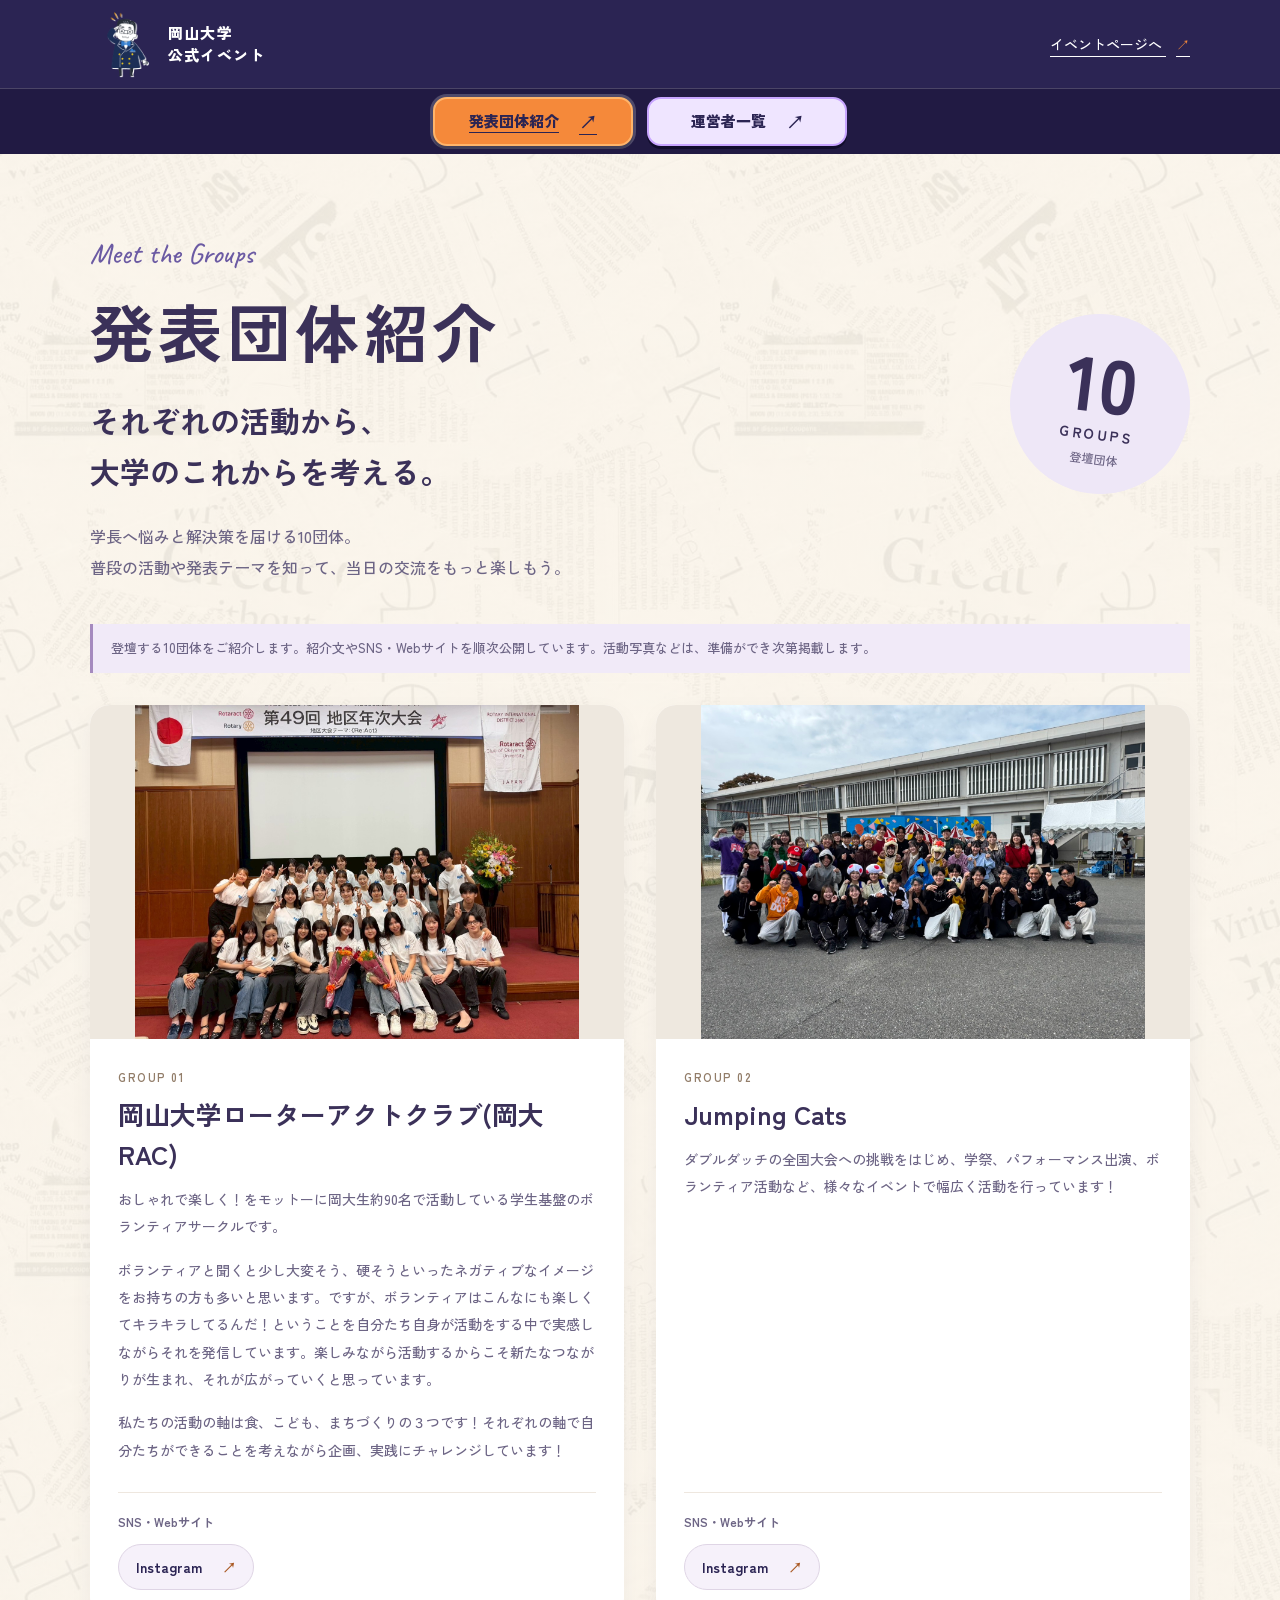
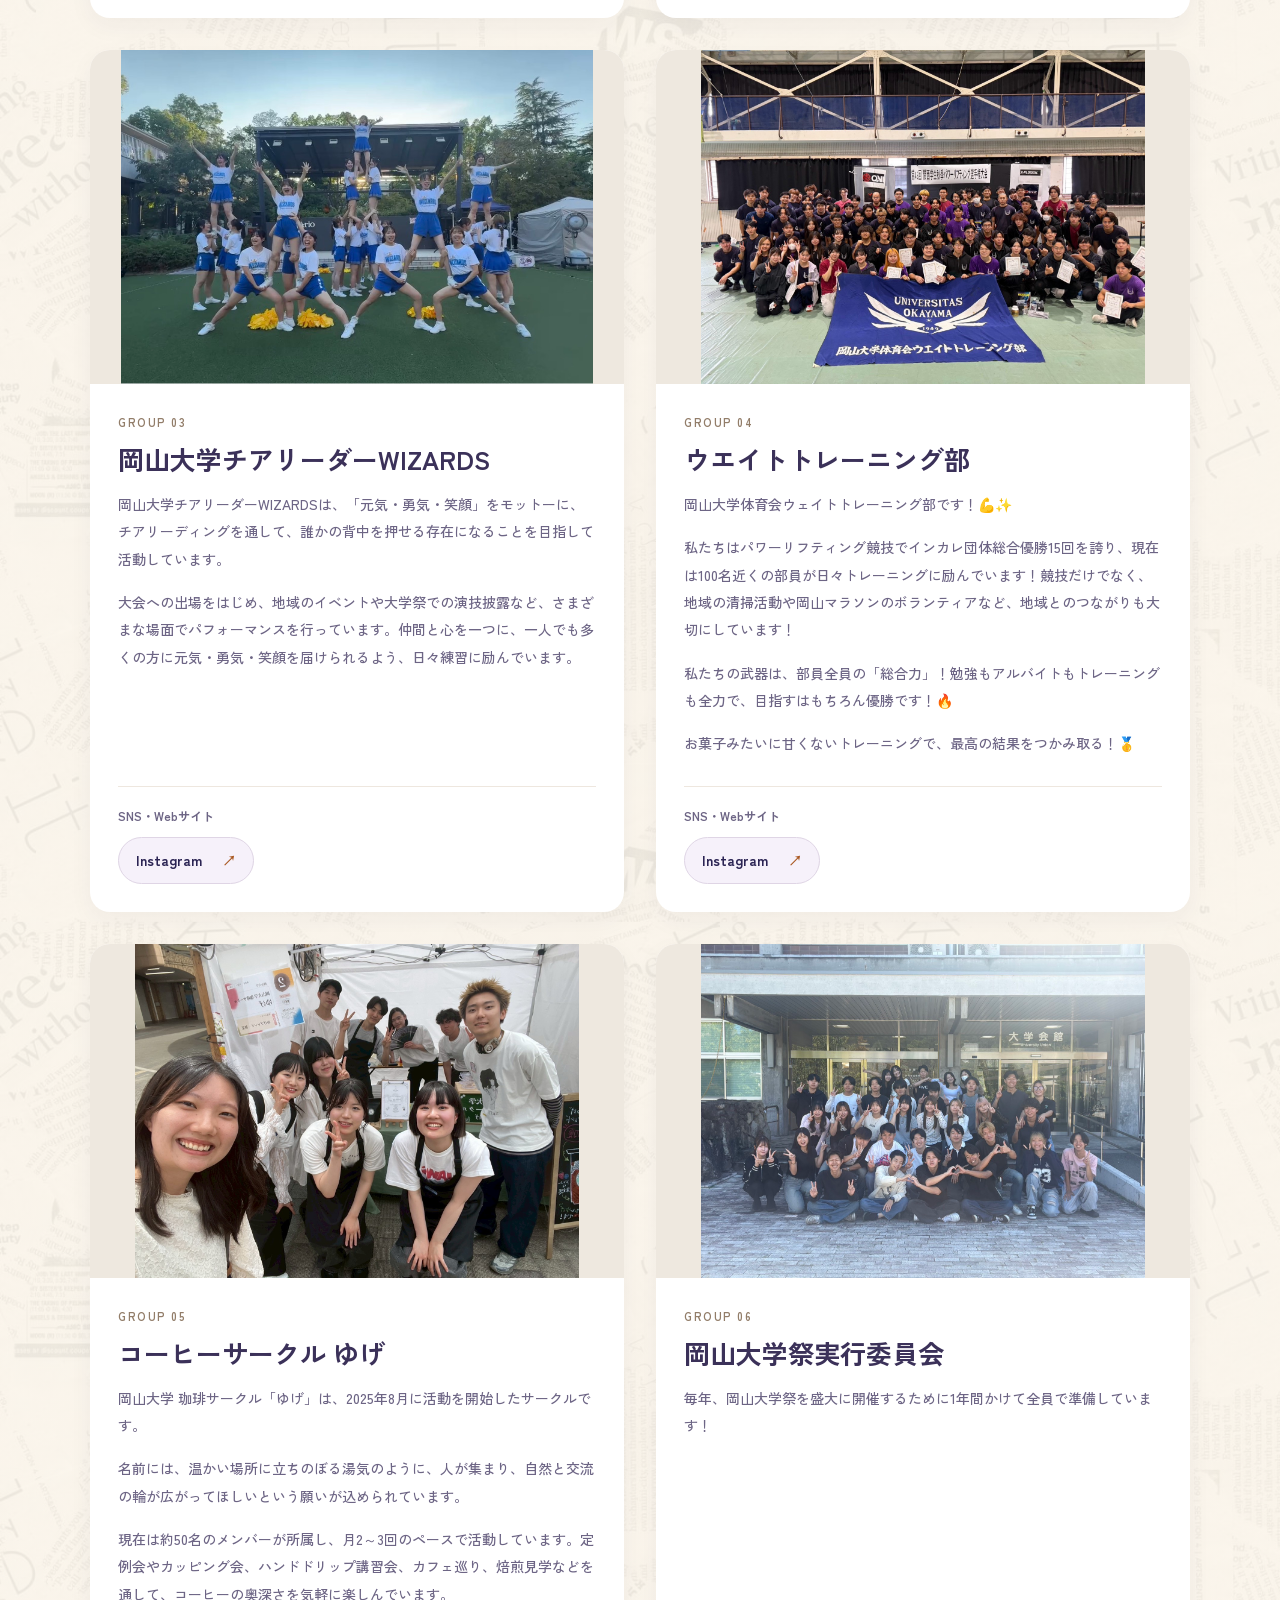
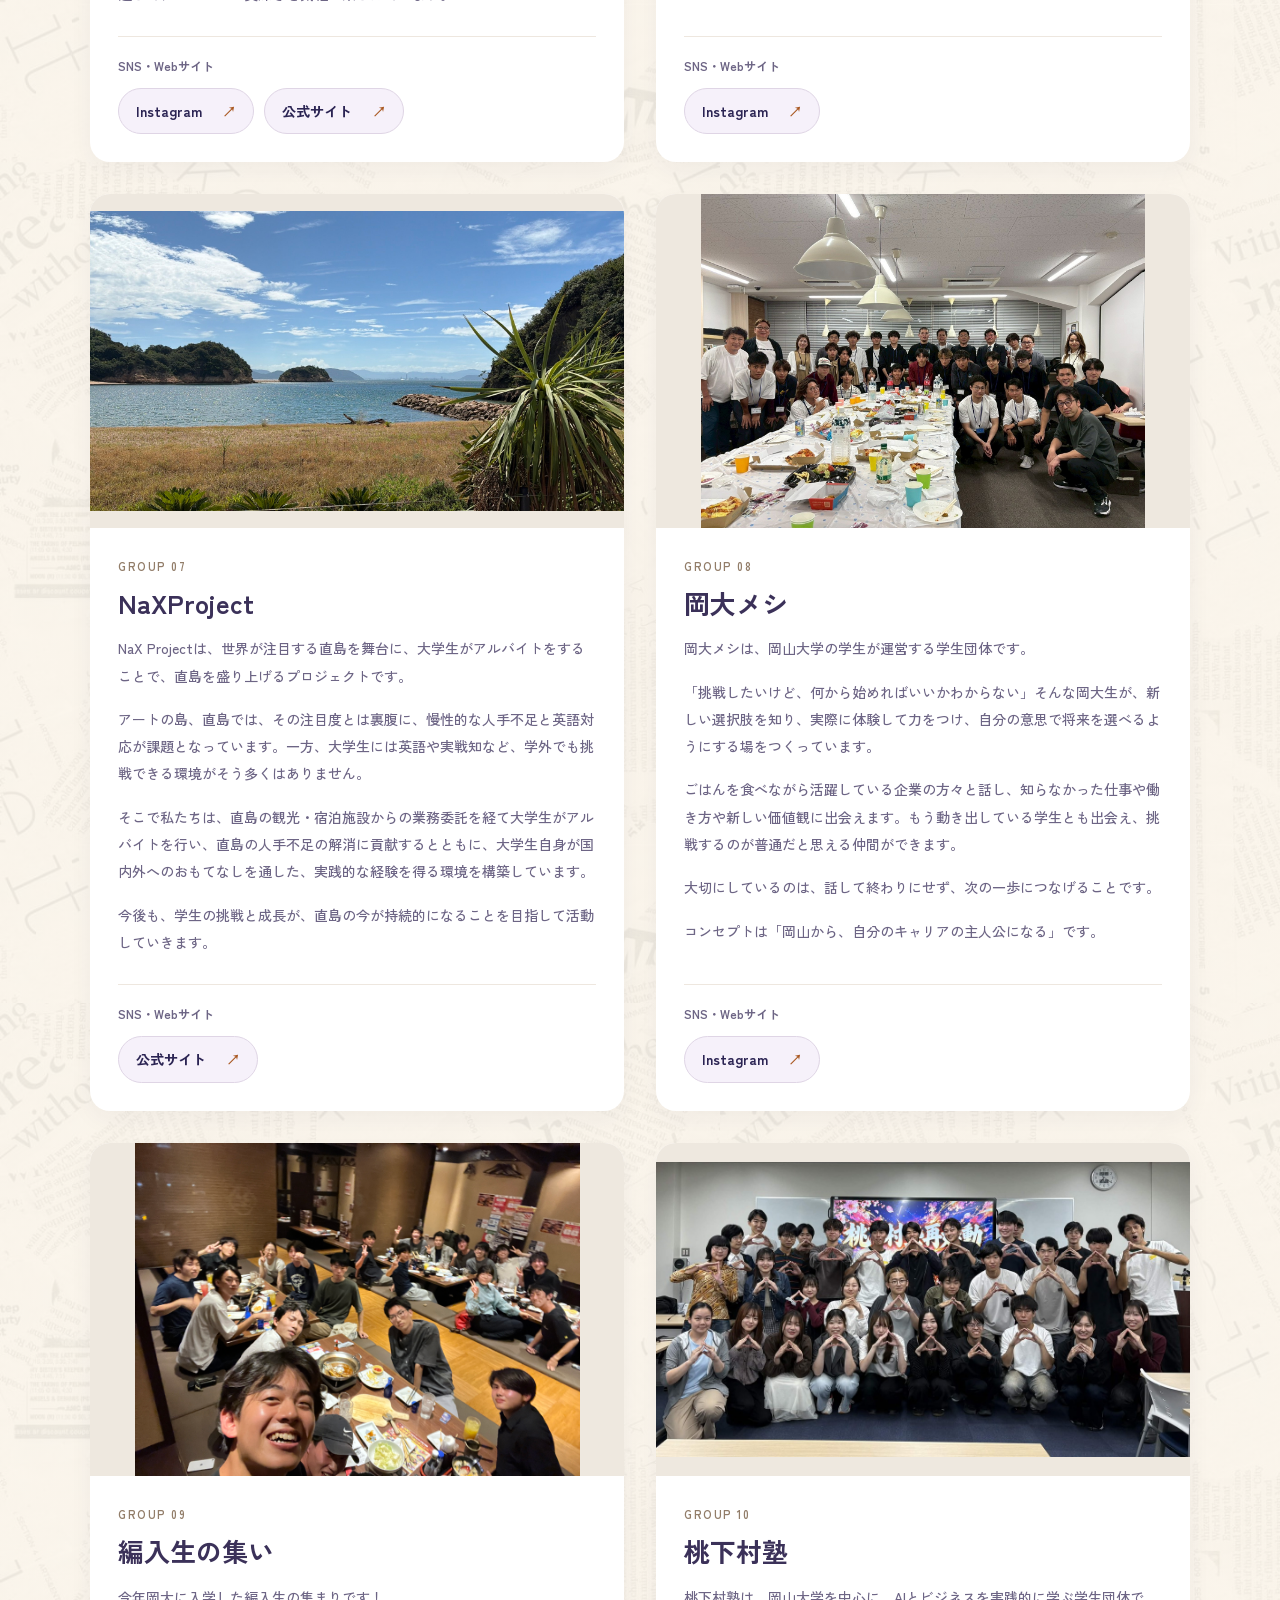
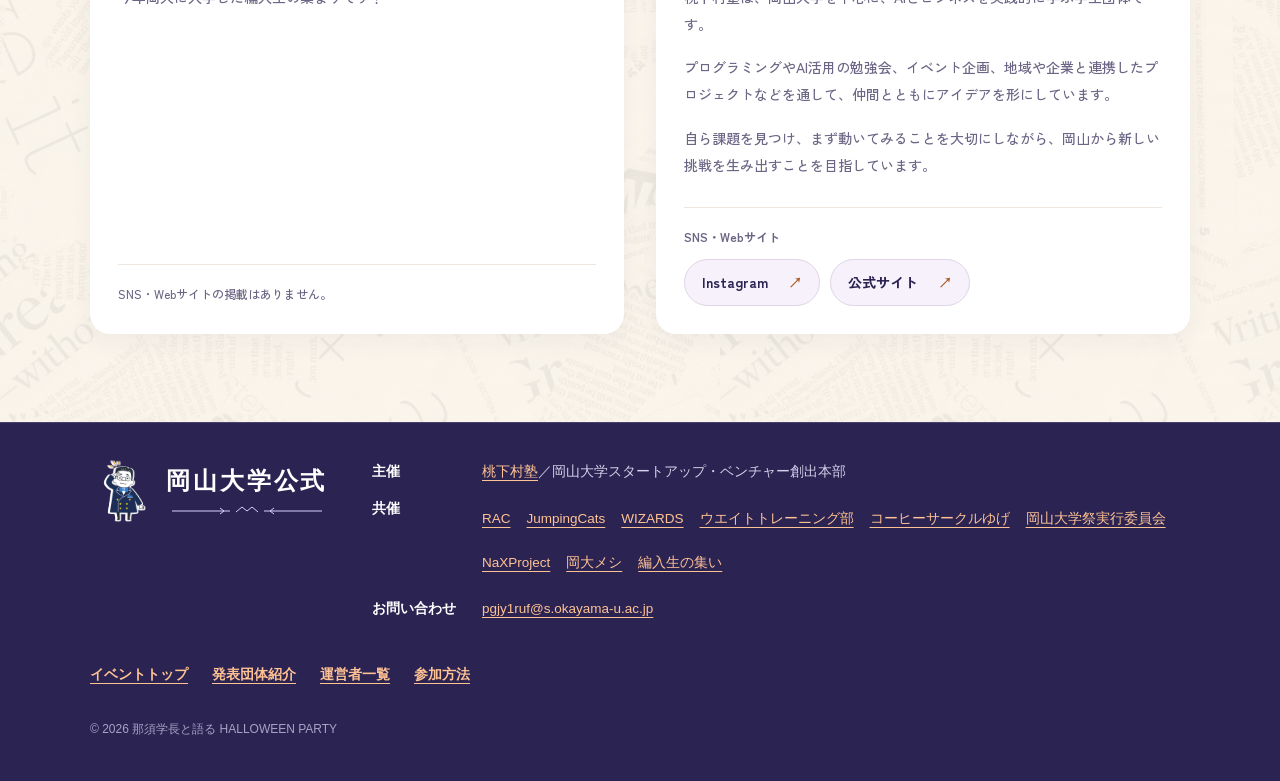
<file: groups/index.html>
<!doctype html>
<html lang="ja">
<head>
<meta charset="utf-8"><meta name="viewport" content="width=device-width, initial-scale=1">

<title>発表団体紹介｜岡山大学・那須学長と語る HALLOWEEN PARTY</title>
<meta name="description" content="岡山大学の「那須学長と語る HALLOWEEN PARTY」に登壇するRAC、JumpingCats、WIZARDSなど10団体を紹介。2026年10月28日、KIBINOVE 1階で開催。活動紹介やSNS・Webサイトはこちら。活動写真も順次掲載します。">
<link rel="canonical" href="https://okayama-u-halloween.momoshita.jp/groups/">
<meta property="og:type" content="website">
<meta property="og:locale" content="ja_JP">
<meta property="og:site_name" content="那須学長と語る HALLOWEEN PARTY">
<meta property="og:title" content="発表団体紹介｜岡山大学・那須学長と語る HALLOWEEN PARTY">
<meta property="og:description" content="岡山大学の「那須学長と語る HALLOWEEN PARTY」に登壇するRAC、JumpingCats、WIZARDSなど10団体を紹介。2026年10月28日、KIBINOVE 1階で開催。活動紹介やSNS・Webサイトはこちら。活動写真も順次掲載します。">
<meta property="og:url" content="https://okayama-u-halloween.momoshita.jp/groups/">
<meta property="og:image" content="https://okayama-u-halloween.momoshita.jp/images/title-logo.png">
<meta property="og:image:width" content="1160">
<meta property="og:image:height" content="434">
<meta property="og:image:alt" content="那須学長と語る HALLOWEEN PARTYのタイトルロゴ">
<meta name="twitter:card" content="summary_large_image">
<script type="application/ld+json">
{
  "@context": "https://schema.org",
  "@type": "BreadcrumbList",
  "itemListElement": [
    {
      "@type": "ListItem",
      "position": 1,
      "name": "イベントトップ",
      "item": "https://okayama-u-halloween.momoshita.jp/"
    },
    {
      "@type": "ListItem",
      "position": 2,
      "name": "発表団体紹介",
      "item": "https://okayama-u-halloween.momoshita.jp/groups/"
    }
  ]
}
</script>
<script type="application/ld+json">
{
  "@context": "https://schema.org",
  "@type": "CollectionPage",
  "name": "発表団体紹介",
  "url": "https://okayama-u-halloween.momoshita.jp/groups/",
  "mainEntity": {
    "@type": "ItemList",
    "numberOfItems": 10,
    "itemListElement": [
      {
        "@type": "ListItem",
        "position": 1,
        "name": "岡山大学ローターアクトクラブ(岡大RAC)"
      },
      {
        "@type": "ListItem",
        "position": 2,
        "name": "Jumping Cats"
      },
      {
        "@type": "ListItem",
        "position": 3,
        "name": "岡山大学チアリーダーWIZARDS"
      },
      {
        "@type": "ListItem",
        "position": 4,
        "name": "ウエイトトレーニング部"
      },
      {
        "@type": "ListItem",
        "position": 5,
        "name": "コーヒーサークル ゆげ"
      },
      {
        "@type": "ListItem",
        "position": 6,
        "name": "岡山大学祭実行委員会"
      },
      {
        "@type": "ListItem",
        "position": 7,
        "name": "NaXProject"
      },
      {
        "@type": "ListItem",
        "position": 8,
        "name": "岡大メシ"
      },
      {
        "@type": "ListItem",
        "position": 9,
        "name": "編入生の集い"
      },
      {
        "@type": "ListItem",
        "position": 10,
        "name": "桃下村塾"
      }
    ]
  }
}
</script>

<link rel="preconnect" href="https://fonts.googleapis.com">
<link rel="preconnect" href="https://fonts.gstatic.com" crossorigin>
<link href="https://fonts.googleapis.com/css2?family=Caveat:wght@700&family=Zen+Kaku+Gothic+New:wght@500;700;900&display=swap" rel="stylesheet">
<link rel="stylesheet" href="groups.css?v=3">
<link rel="stylesheet" href="groups-page.css?v=4">
<link rel="stylesheet" href="/assets/site-footer.css?v=1">
<link rel="stylesheet" href="/assets/site-navigation.css?v=1">
</head>
<body>
<a class="skip" href="#main">本文へ</a>
<header><div class="wrap header-inner"><a class="brand" href="/"><img src="../images/president-salute.png" alt="" width="1280" height="1280"><span>岡山大学<br>公式イベント</span></a><a class="home" href="/">イベントページへ <span aria-hidden="true">↗</span></a></div><nav class="section-nav" aria-label="紹介ページ"><a href="/groups/" aria-current="page">発表団体紹介 <span aria-hidden="true">↗</span></a><a href="/staff/">運営者一覧 <span aria-hidden="true">↗</span></a></nav></header>
<main id="main"><section class="intro wrap group-intro"><div><p class="eyebrow">Meet the Groups</p><h1>発表団体紹介</h1><p class="lead">それぞれの活動から、<br>大学のこれからを考える。</p><p class="intro-copy">学長へ悩みと解決策を届ける10団体。<br>普段の活動や発表テーマを知って、当日の交流をもっと楽しもう。</p></div><div class="group-count"><strong>10</strong><span>GROUPS</span><small>登壇団体</small></div></section><div class="wrap"><p class="preview-note">登壇する10団体をご紹介します。紹介文やSNS・Webサイトを順次公開しています。活動写真などは、準備ができ次第掲載します。</p></div><section class="wrap listing photo-listing" aria-label="発表団体一覧"><article class="group-card" id="rac"><div class="activity-photo has-photo"><img src="/images/groups/rac.jpg" alt="岡山大学ローターアクトクラブのメンバーが地区年次大会で撮影した集合写真" width="1477" height="1108" loading="lazy" decoding="async"></div><div class="card-body"><span class="group-number">GROUP 01</span><h2>岡山大学ローターアクトクラブ(岡大RAC)</h2><div class="group-description"><p>おしゃれで楽しく！をモットーに岡大生約90名で活動している学生基盤のボランティアサークルです。</p><p>ボランティアと聞くと少し大変そう、硬そうといったネガティブなイメージをお持ちの方も多いと思います。ですが、ボランティアはこんなにも楽しくてキラキラしてるんだ！ということを自分たち自身が活動をする中で実感しながらそれを発信しています。楽しみながら活動するからこそ新たなつながりが生まれ、それが広がっていくと思っています。</p><p>私たちの活動の軸は食、こども、まちづくりの３つです！それぞれの軸で自分たちができることを考えながら企画、実践にチャレンジしています！</p></div><div class="group-links"><p class="group-links-label">SNS・Webサイト</p><div class="group-links-buttons"><a class="group-social-link" href="https://www.instagram.com/okayamauni_rotaract/" target="_blank" rel="noopener noreferrer" aria-label="岡山大学ローターアクトクラブ(岡大RAC)のInstagram（新しいタブで開きます）"><span>Instagram</span><span aria-hidden="true">↗</span></a></div></div></div></article><article class="group-card" id="jumpingcats"><div class="activity-photo has-photo"><img src="/images/groups/jumping-cats.jpg" alt="Jumping Catsのメンバーが仮装して集まった集合写真" width="1477" height="1108" loading="lazy" decoding="async"></div><div class="card-body"><span class="group-number">GROUP 02</span><h2>Jumping Cats</h2><div class="group-description"><p>ダブルダッチの全国大会への挑戦をはじめ、学祭、パフォーマンス出演、ボランティア活動など、様々なイベントで幅広く活動を行っています！</p></div><div class="group-links"><p class="group-links-label">SNS・Webサイト</p><div class="group-links-buttons"><a class="group-social-link" href="https://www.instagram.com/jumpingcats_ou/" target="_blank" rel="noopener noreferrer" aria-label="Jumping CatsのInstagram（新しいタブで開きます）"><span>Instagram</span><span aria-hidden="true">↗</span></a></div></div></div></article><article class="group-card" id="wizards"><div class="activity-photo has-photo"><img src="/images/groups/wizards.jpg" alt="岡山大学チアリーダーWIZARDSがチアリーディングを披露する様子" width="928" height="657" loading="lazy" decoding="async"></div><div class="card-body"><span class="group-number">GROUP 03</span><h2>岡山大学チアリーダーWIZARDS</h2><div class="group-description"><p>岡山大学チアリーダーWIZARDSは、「元気・勇気・笑顔」をモットーに、チアリーディングを通して、誰かの背中を押せる存在になることを目指して活動しています。</p><p>大会への出場をはじめ、地域のイベントや大学祭での演技披露など、さまざまな場面でパフォーマンスを行っています。仲間と心を一つに、一人でも多くの方に元気・勇気・笑顔を届けられるよう、日々練習に励んでいます。</p></div><div class="group-links"><p class="group-links-label">SNS・Webサイト</p><div class="group-links-buttons"><a class="group-social-link" href="https://www.instagram.com/ouc_wizards/" target="_blank" rel="noopener noreferrer" aria-label="岡山大学チアリーダーWIZARDSのInstagram（新しいタブで開きます）"><span>Instagram</span><span aria-hidden="true">↗</span></a></div></div></div></article><article class="group-card" id="weight-training"><div class="activity-photo has-photo"><img src="/images/groups/weight-training.png" alt="岡山大学ウエイトトレーニング部の旗を囲むメンバーの集合写真" width="1477" height="1108" loading="lazy" decoding="async"></div><div class="card-body"><span class="group-number">GROUP 04</span><h2>ウエイトトレーニング部</h2><div class="group-description"><p>岡山大学体育会ウェイトトレーニング部です！💪✨</p><p>私たちはパワーリフティング競技でインカレ団体総合優勝15回を誇り、現在は100名近くの部員が日々トレーニングに励んでいます！競技だけでなく、地域の清掃活動や岡山マラソンのボランティアなど、地域とのつながりも大切にしています！</p><p>私たちの武器は、部員全員の「総合力」！勉強もアルバイトもトレーニングも全力で、目指すはもちろん優勝です！🔥</p><p>お菓子みたいに甘くないトレーニングで、最高の結果をつかみ取る！🥇</p></div><div class="group-links"><p class="group-links-label">SNS・Webサイト</p><div class="group-links-buttons"><a class="group-social-link" href="https://www.instagram.com/okadai_weight/" target="_blank" rel="noopener noreferrer" aria-label="ウエイトトレーニング部のInstagram（新しいタブで開きます）"><span>Instagram</span><span aria-hidden="true">↗</span></a></div></div></div></article><article class="group-card" id="yuge"><div class="activity-photo has-photo"><img src="/images/groups/yuge.jpg" alt="コーヒーサークル ゆげのメンバーが出店先で撮影した集合写真" width="1477" height="1108" loading="lazy" decoding="async"></div><div class="card-body"><span class="group-number">GROUP 05</span><h2>コーヒーサークル ゆげ</h2><div class="group-description"><p>岡山大学 珈琲サークル「ゆげ」は、2025年8月に活動を開始したサークルです。</p><p>名前には、温かい場所に立ちのぼる湯気のように、人が集まり、自然と交流の輪が広がってほしいという願いが込められています。</p><p>現在は約50名のメンバーが所属し、月2～3回のペースで活動しています。定例会やカッピング会、ハンドドリップ講習会、カフェ巡り、焙煎見学などを通して、コーヒーの奥深さを気軽に楽しんでいます。</p></div><div class="group-links"><p class="group-links-label">SNS・Webサイト</p><div class="group-links-buttons"><a class="group-social-link" href="https://www.instagram.com/okadai_coffee_circle/" target="_blank" rel="noopener noreferrer" aria-label="コーヒーサークル ゆげのInstagram（新しいタブで開きます）"><span>Instagram</span><span aria-hidden="true">↗</span></a><a class="group-social-link" href="https://okadai-coffee-circle.github.io/website/" target="_blank" rel="noopener noreferrer" aria-label="コーヒーサークル ゆげの公式サイト（新しいタブで開きます）"><span>公式サイト</span><span aria-hidden="true">↗</span></a></div></div></div></article><article class="group-card" id="university-festival"><div class="activity-photo has-photo"><img src="/images/groups/university-festival.jpg" alt="岡山大学祭実行委員会のメンバーが大学会館前で撮影した集合写真" width="1477" height="1108" loading="lazy" decoding="async"></div><div class="card-body"><span class="group-number">GROUP 06</span><h2>岡山大学祭実行委員会</h2><div class="group-description"><p>毎年、岡山大学祭を盛大に開催するために1年間かけて全員で準備しています！</p></div><div class="group-links"><p class="group-links-label">SNS・Webサイト</p><div class="group-links-buttons"><a class="group-social-link" href="https://www.instagram.com/gakusai_2026_/" target="_blank" rel="noopener noreferrer" aria-label="岡山大学祭実行委員会のInstagram（新しいタブで開きます）"><span>Instagram</span><span aria-hidden="true">↗</span></a></div></div></div></article><article class="group-card" id="naxproject"><div class="activity-photo has-photo"><img src="/images/groups/naxproject.jpg" alt="NaXProjectの紹介写真：青空と海が広がる島の風景" width="1706" height="960" loading="lazy" decoding="async"></div><div class="card-body"><span class="group-number">GROUP 07</span><h2>NaXProject</h2><div class="group-description"><p>NaX Projectは、世界が注目する直島を舞台に、大学生がアルバイトをすることで、直島を盛り上げるプロジェクトです。</p><p>アートの島、直島では、その注目度とは裏腹に、慢性的な人手不足と英語対応が課題となっています。一方、大学生には英語や実戦知など、学外でも挑戦できる環境がそう多くはありません。</p><p>そこで私たちは、直島の観光・宿泊施設からの業務委託を経て大学生がアルバイトを行い、直島の人手不足の解消に貢献するとともに、大学生自身が国内外へのおもてなしを通した、実践的な経験を得る環境を構築しています。</p><p>今後も、学生の挑戦と成長が、直島の今が持続的になることを目指して活動していきます。</p></div><div class="group-links"><p class="group-links-label">SNS・Webサイト</p><div class="group-links-buttons"><a class="group-social-link" href="https://nax.umebachimon.jp/" target="_blank" rel="noopener noreferrer" aria-label="NaXProjectの公式サイト（新しいタブで開きます）"><span>公式サイト</span><span aria-hidden="true">↗</span></a></div></div></div></article><article class="group-card" id="okadai-meshi"><div class="activity-photo has-photo"><img src="/images/groups/okadai-meshi.jpg" alt="岡大メシの交流会で食事を囲んで撮影した参加者の集合写真" width="1477" height="1108" loading="lazy" decoding="async"></div><div class="card-body"><span class="group-number">GROUP 08</span><h2>岡大メシ</h2><div class="group-description"><p>岡大メシは、岡山大学の学生が運営する学生団体です。</p><p>「挑戦したいけど、何から始めればいいかわからない」そんな岡大生が、新しい選択肢を知り、実際に体験して力をつけ、自分の意思で将来を選べるようにする場をつくっています。</p><p>ごはんを食べながら活躍している企業の方々と話し、知らなかった仕事や働き方や新しい価値観に出会えます。もう動き出している学生とも出会え、挑戦するのが普通だと思える仲間ができます。</p><p>大切にしているのは、話して終わりにせず、次の一歩につなげることです。</p><p>コンセプトは「岡山から、自分のキャリアの主人公になる」です。</p></div><div class="group-links"><p class="group-links-label">SNS・Webサイト</p><div class="group-links-buttons"><a class="group-social-link" href="https://www.instagram.com/okadaimeshi/" target="_blank" rel="noopener noreferrer" aria-label="岡大メシのInstagram（新しいタブで開きます）"><span>Instagram</span><span aria-hidden="true">↗</span></a></div></div></div></article><article class="group-card" id="transfer-students"><div class="activity-photo has-photo"><img src="/images/groups/transfer-students.jpg" alt="編入生の集いのメンバーが交流する集合写真" width="4032" height="3024" loading="lazy" decoding="async"></div><div class="card-body"><span class="group-number">GROUP 09</span><h2>編入生の集い</h2><div class="group-description"><p>今年岡大に入学した編入生の集まりです！</p></div><p class="group-no-links">SNS・Webサイトの掲載はありません。</p></div></article><article class="group-card" id="toukasonjuku"><div class="activity-photo has-photo"><img src="/images/groups/toukasonjuku.png" alt="桃下村塾のメンバーの集合写真" width="1178" height="650" loading="lazy" decoding="async"></div><div class="card-body"><span class="group-number">GROUP 10</span><h2>桃下村塾</h2><div class="group-description"><p>桃下村塾は、岡山大学を中心に、AIとビジネスを実践的に学ぶ学生団体です。</p><p>プログラミングやAI活用の勉強会、イベント企画、地域や企業と連携したプロジェクトなどを通して、仲間とともにアイデアを形にしています。</p><p>自ら課題を見つけ、まず動いてみることを大切にしながら、岡山から新しい挑戦を生み出すことを目指しています。</p></div><div class="group-links"><p class="group-links-label">SNS・Webサイト</p><div class="group-links-buttons"><a class="group-social-link" href="https://www.instagram.com/toukasonjuku_ai/" target="_blank" rel="noopener noreferrer" aria-label="桃下村塾のInstagram（新しいタブで開きます）"><span>Instagram</span><span aria-hidden="true">↗</span></a><a class="group-social-link" href="https://www.momoshita.jp/" target="_blank" rel="noopener noreferrer" aria-label="桃下村塾の公式サイト（新しいタブで開きます）"><span>公式サイト</span><span aria-hidden="true">↗</span></a></div></div></div></article></section></main>
<footer class="site-footer" id="site-footer">
  <div class="site-footer-inner">
    <a class="site-footer-brand" href="/" aria-label="岡山大学公式イベント トップへ">
      <img class="site-footer-figure" src="/images/president-salute.png" alt="" width="1280" height="1280" loading="lazy" decoding="async">
      <span class="site-footer-brand-text"><b>岡山大学公式</b><svg viewBox="0 0 150 10" aria-hidden="true" fill="none" stroke="#d9cfff" stroke-width="1"><path d="M0 6H58M92 6H150"/><path d="M48 3l4 3-4 3M102 3l-4 3 4 3"/><path d="M64 7l6-5 5 4 5-4 6 5"/></svg></span>
    </a>
    <dl>
      <dt>主催</dt><dd><a href="/groups/#toukasonjuku">桃下村塾</a>／岡山大学スタートアップ・ベンチャー創出本部</dd>
      <dt>共催</dt><dd class="partner-links"><a href="/groups/#rac">RAC</a><a href="/groups/#jumpingcats">JumpingCats</a><a href="/groups/#wizards">WIZARDS</a><a href="/groups/#weight-training">ウエイトトレーニング部</a><a href="/groups/#yuge">コーヒーサークルゆげ</a><a href="/groups/#university-festival">岡山大学祭実行委員会</a><a href="/groups/#naxproject">NaXProject</a><a href="/groups/#okadai-meshi">岡大メシ</a><a href="/groups/#transfer-students">編入生の集い</a></dd>
      <dt>お問い合わせ</dt><dd><a href="mailto:pgjy1ruf@s.okayama-u.ac.jp">pgjy1ruf@s.okayama-u.ac.jp</a></dd>
    </dl>
    <nav class="site-footer-nav" aria-label="関連ページ"><a href="/">イベントトップ</a><a href="/groups/">発表団体紹介</a><a href="/staff/">運営者一覧</a><a href="/#entry">参加方法</a></nav>
    <small class="site-footer-copyright">&copy; 2026 那須学長と語る HALLOWEEN PARTY</small>
  </div>
</footer>
</body></html>
</file>
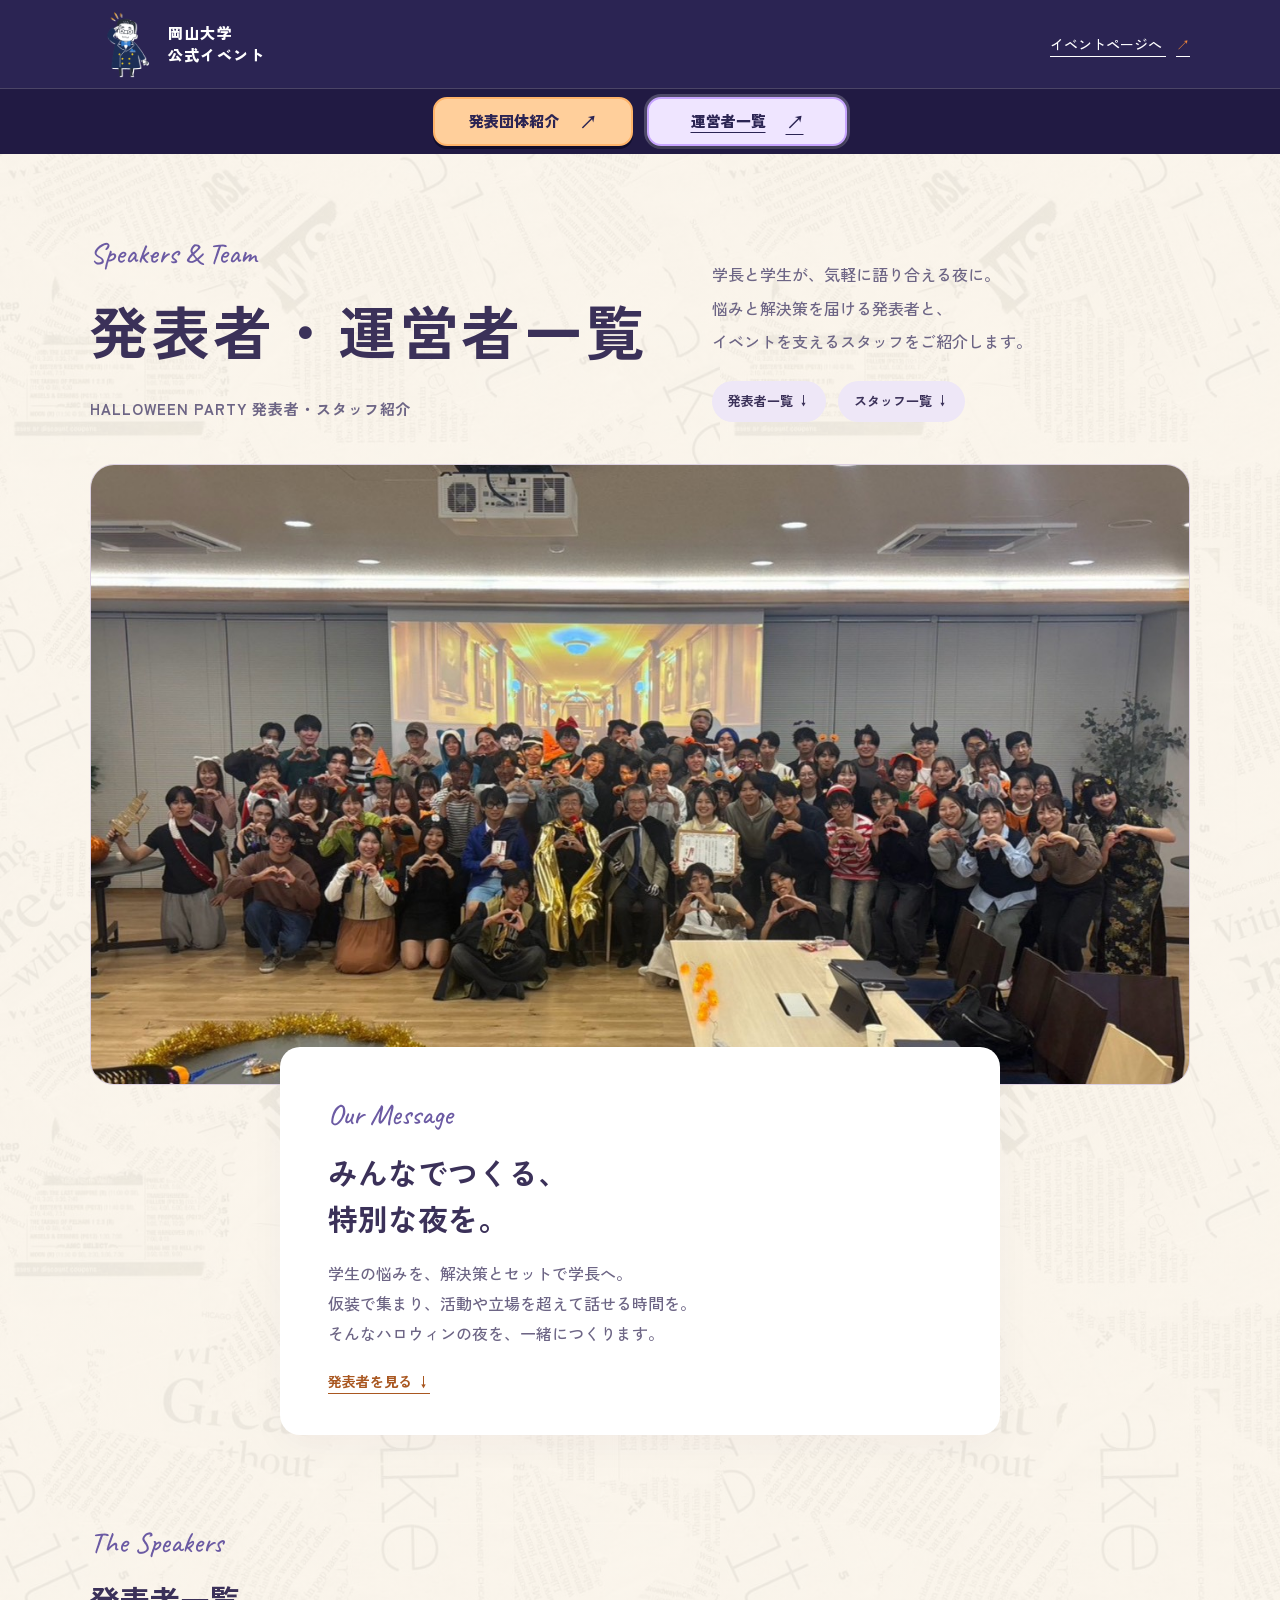
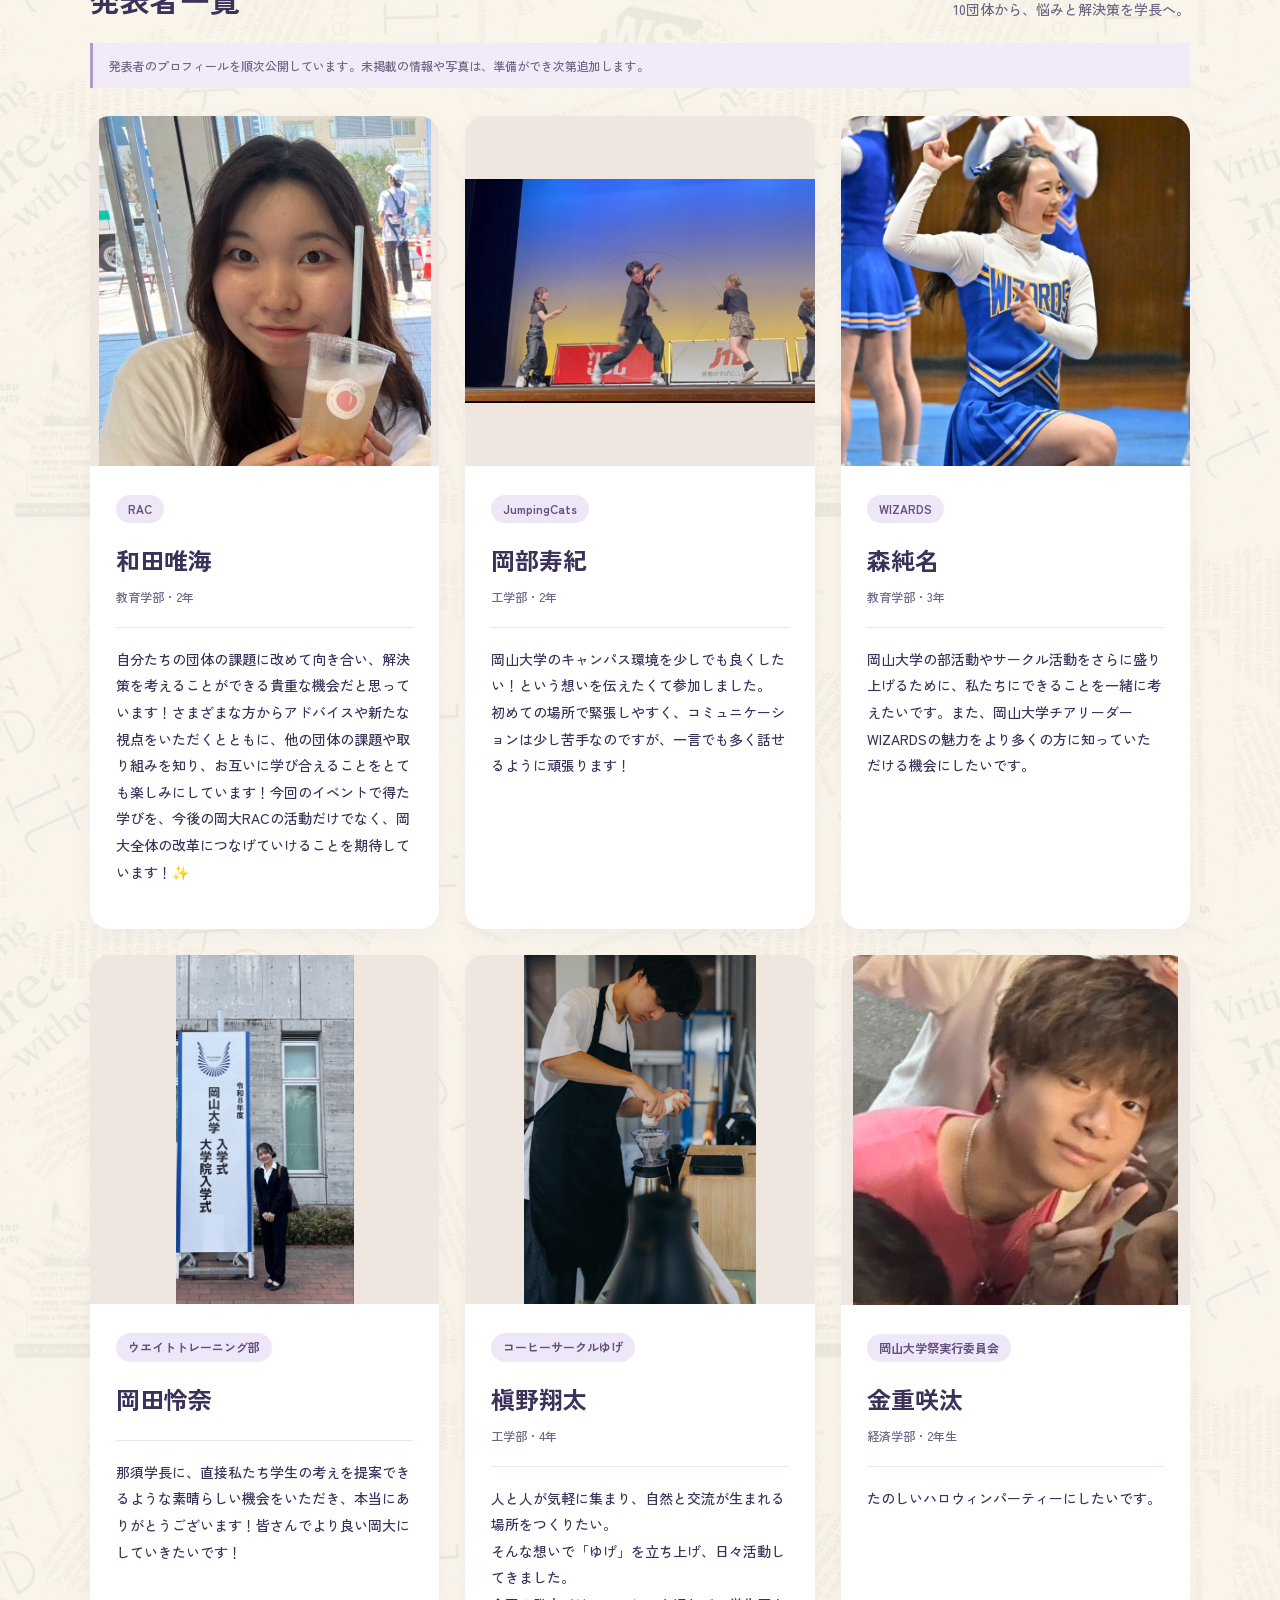
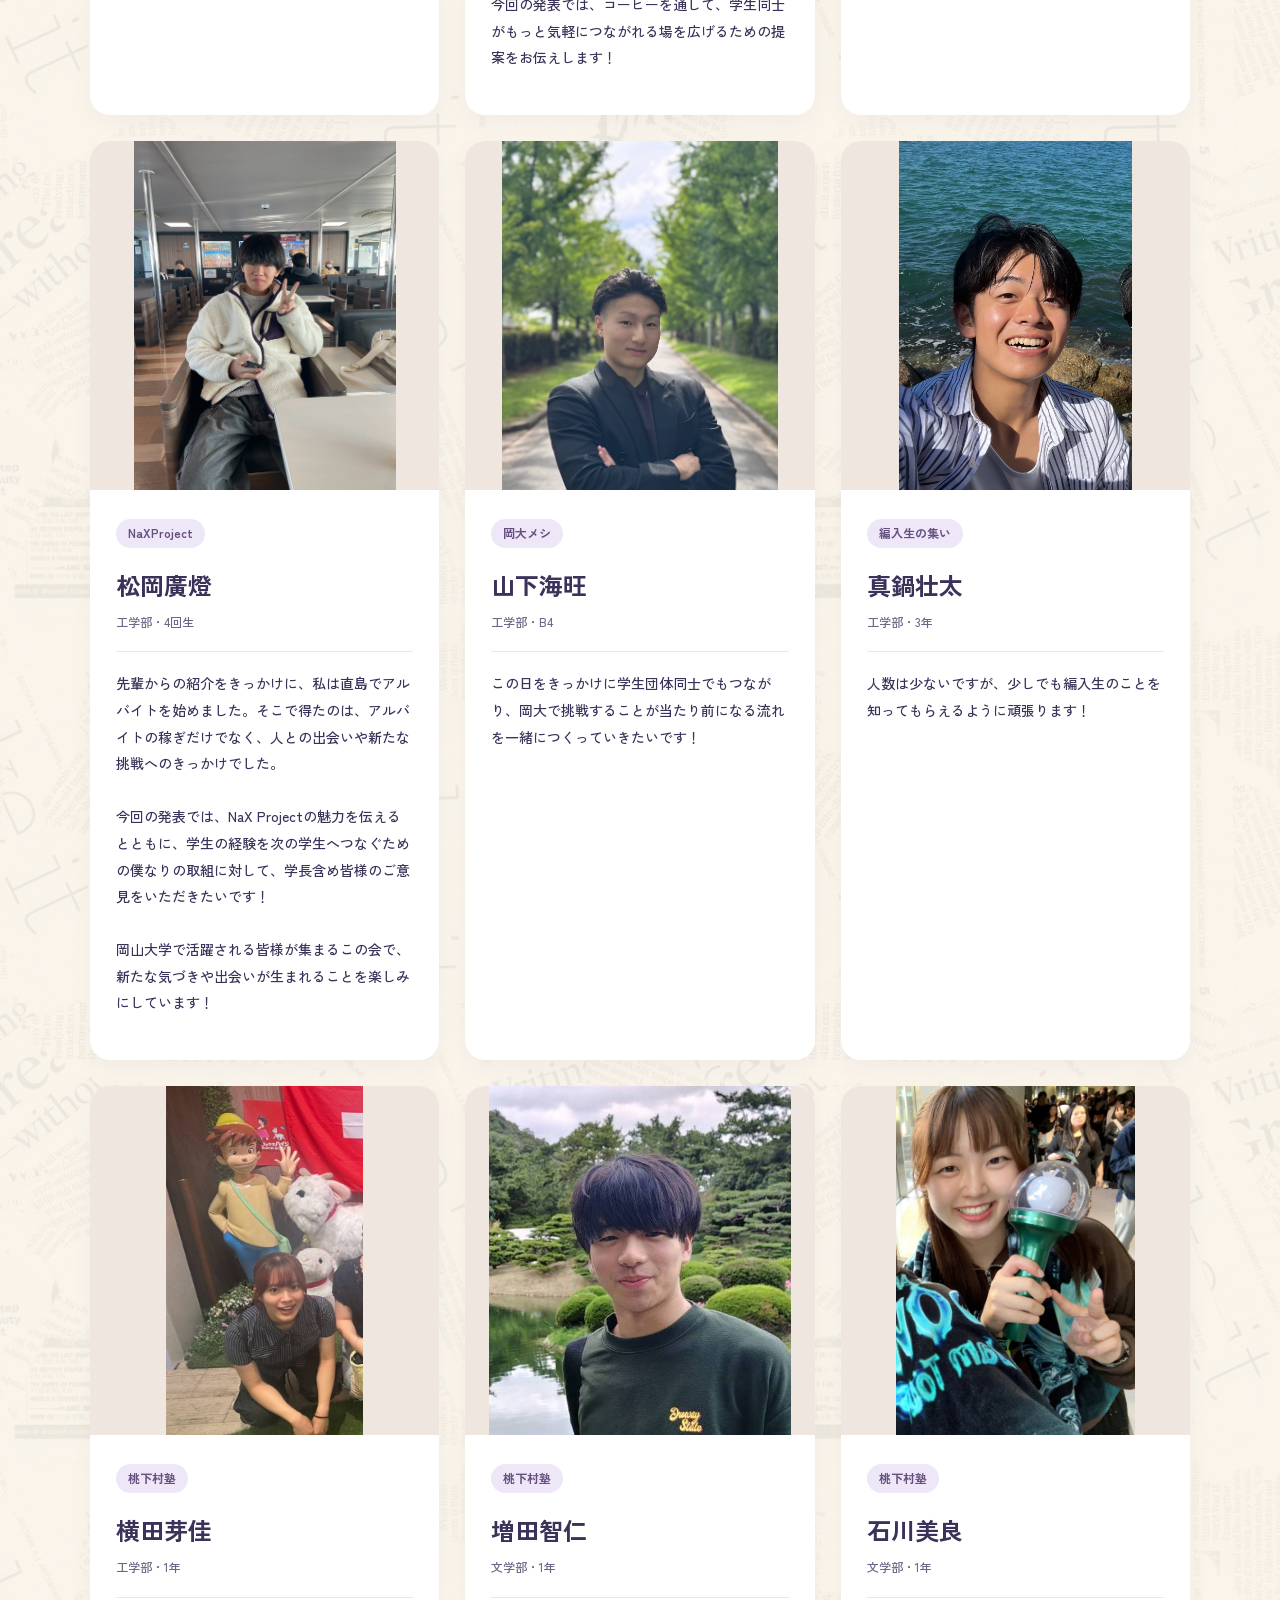
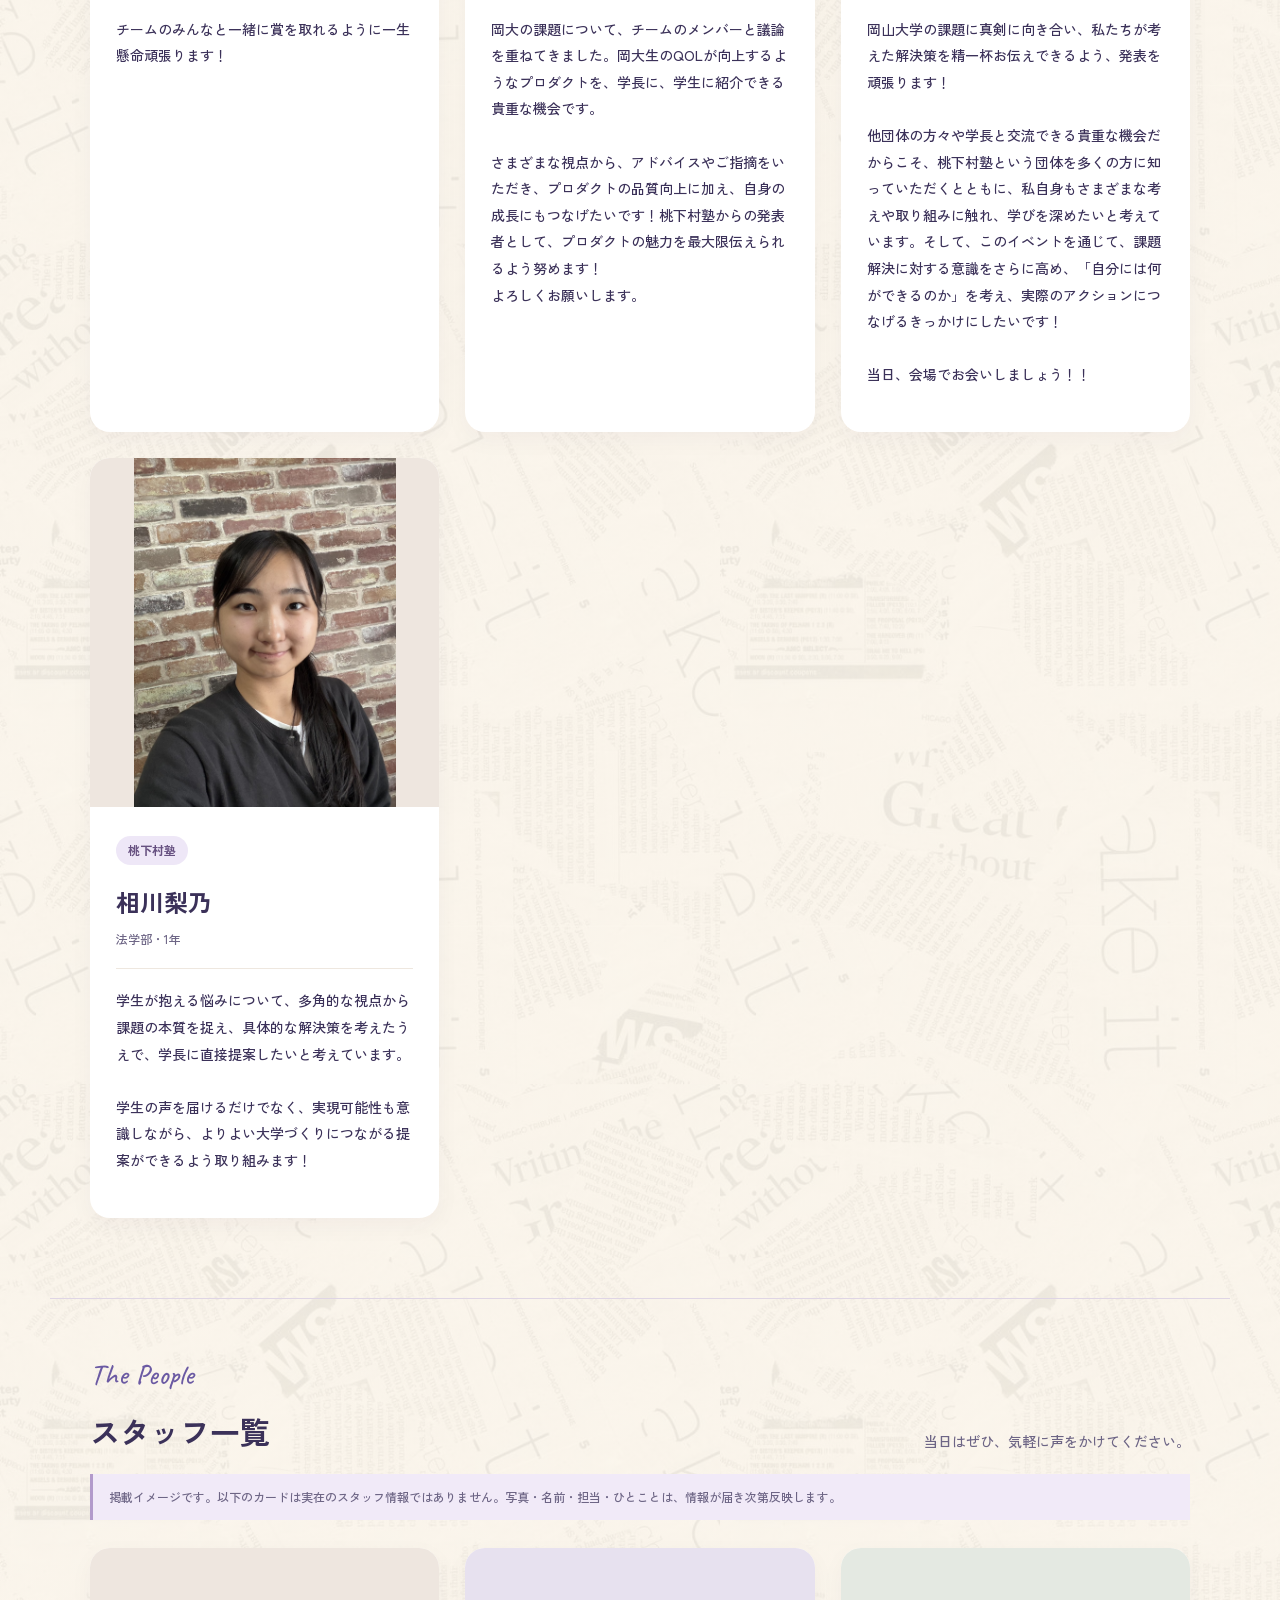
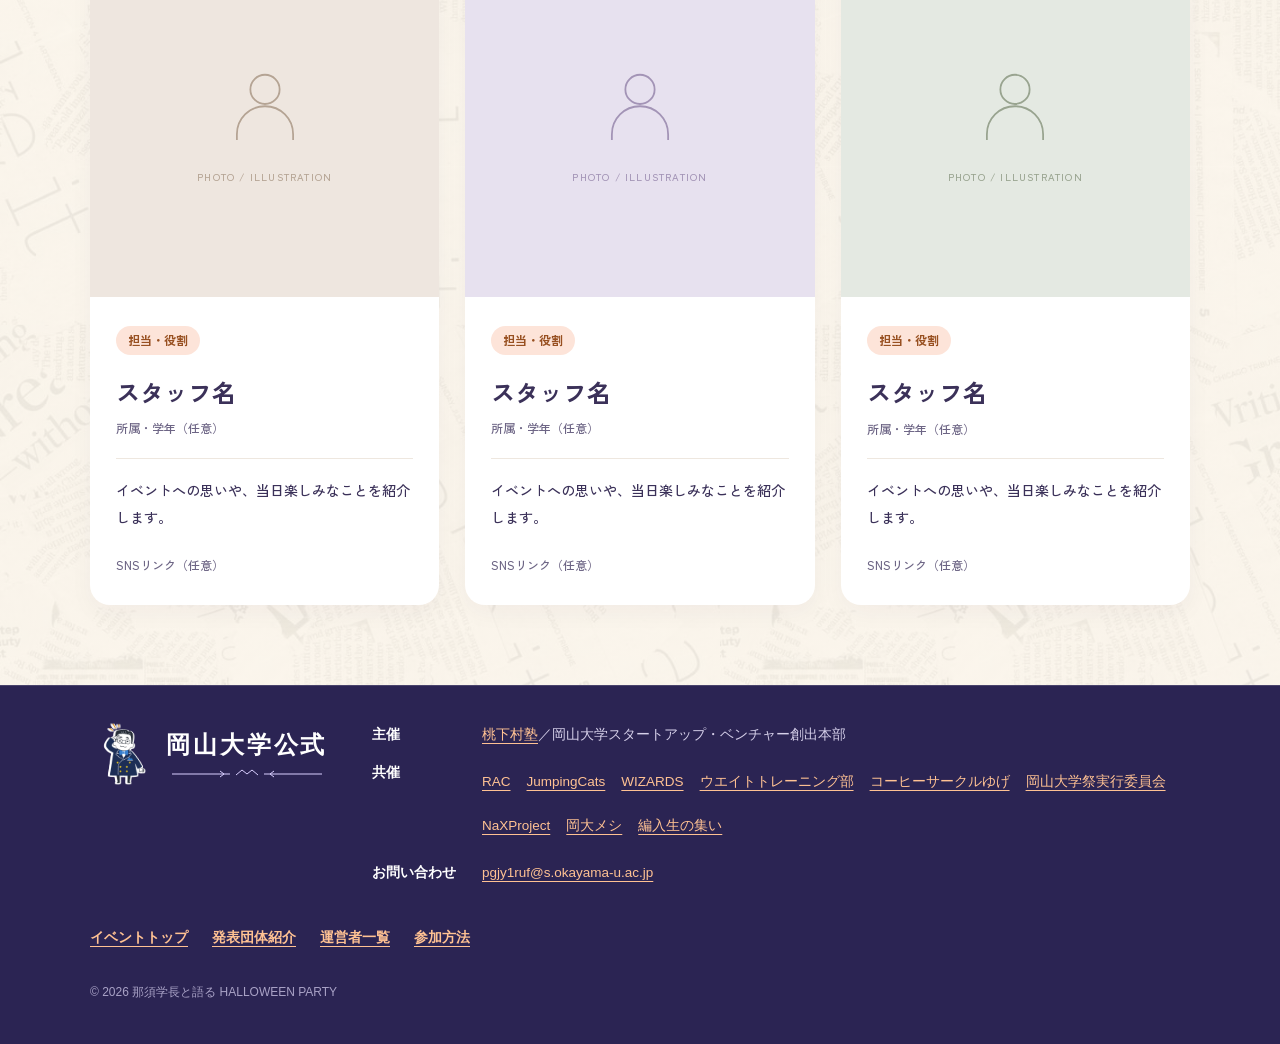
<file: staff/index.html>
<!doctype html>
<html lang="ja">
<head>
<meta charset="utf-8"><meta name="viewport" content="width=device-width, initial-scale=1">
<meta name="robots" content="noindex">
<title>発表者・運営者一覧｜岡山大学・那須学長と語る HALLOWEEN PARTY</title>
<meta name="description" content="「那須学長と語る HALLOWEEN PARTY」の発表者・運営者と主催・共催団体の紹介ページ。発表者の氏名・学部・学年・メッセージを順次公開しています。イベントは2026年10月28日に岡山大学で開催。">
<link rel="canonical" href="https://okayama-u-halloween.momoshita.jp/staff/">
<meta property="og:type" content="website">
<meta property="og:locale" content="ja_JP">
<meta property="og:site_name" content="那須学長と語る HALLOWEEN PARTY">
<meta property="og:title" content="発表者・運営者一覧｜岡山大学・那須学長と語る HALLOWEEN PARTY">
<meta property="og:description" content="「那須学長と語る HALLOWEEN PARTY」の発表者・運営者と主催・共催団体の紹介ページ。発表者の氏名・学部・学年・メッセージを順次公開しています。イベントは2026年10月28日に岡山大学で開催。">
<meta property="og:url" content="https://okayama-u-halloween.momoshita.jp/staff/">
<meta property="og:image" content="https://okayama-u-halloween.momoshita.jp/images/title-logo.png">
<meta property="og:image:width" content="1160">
<meta property="og:image:height" content="434">
<meta property="og:image:alt" content="那須学長と語る HALLOWEEN PARTYのタイトルロゴ">
<meta name="twitter:card" content="summary_large_image">
<script type="application/ld+json">
{
  "@context": "https://schema.org",
  "@type": "BreadcrumbList",
  "itemListElement": [
    {
      "@type": "ListItem",
      "position": 1,
      "name": "イベントトップ",
      "item": "https://okayama-u-halloween.momoshita.jp/"
    },
    {
      "@type": "ListItem",
      "position": 2,
      "name": "発表者・運営者一覧",
      "item": "https://okayama-u-halloween.momoshita.jp/staff/"
    }
  ]
}
</script>

<link rel="preconnect" href="https://fonts.googleapis.com">
<link rel="preconnect" href="https://fonts.gstatic.com" crossorigin>
<link href="https://fonts.googleapis.com/css2?family=Caveat:wght@700&family=Zen+Kaku+Gothic+New:wght@500;700;900&display=swap" rel="stylesheet">
<link rel="stylesheet" href="/groups/groups.css?v=3">
<link rel="stylesheet" href="staff.css?v=4">
<link rel="stylesheet" href="/assets/site-footer.css?v=1">
<link rel="stylesheet" href="/assets/site-navigation.css?v=1">
</head>
<body>
<a class="skip" href="#main">本文へ</a>
<header><div class="wrap header-inner"><a class="brand" href="/"><img src="../images/president-salute.png" alt="" width="1280" height="1280"><span>岡山大学<br>公式イベント</span></a><a class="home" href="/">イベントページへ <span aria-hidden="true">↗</span></a></div><nav class="section-nav" aria-label="紹介ページ"><a href="/groups/">発表団体紹介 <span aria-hidden="true">↗</span></a><a href="/staff/" aria-current="page">運営者一覧 <span aria-hidden="true">↗</span></a></nav></header>
<main id="main">
<section class="intro wrap team-intro">
  <div><p class="eyebrow">Speakers &amp; Team</p><h1>発表者・運営者一覧</h1><p class="lead">HALLOWEEN PARTY 発表者・スタッフ紹介</p></div>
  <div><p class="team-intro-copy">学長と学生が、気軽に語り合える夜に。<br>悩みと解決策を届ける発表者と、<br>イベントを支えるスタッフをご紹介します。</p><nav class="team-jump" aria-label="一覧へ移動"><a href="#speakers">発表者一覧 ↓</a><a href="#members">スタッフ一覧 ↓</a></nav></div>
</section>
<section class="wrap team-opening" aria-label="チームの写真とメッセージ">
  <div class="team-photo has-photo"><img src="/images/staff-group.png" alt="那須学長と語るHALLOWEEN PARTYで仮装して集まったスタッフと参加者の集合写真" width="1286" height="726" decoding="async"></div>
  <div class="team-message"><p class="eyebrow">Our Message</p><h2>みんなでつくる、<br>特別な夜を。</h2><p>学生の悩みを、解決策とセットで学長へ。<br>仮装で集まり、活動や立場を超えて話せる時間を。<br>そんなハロウィンの夜を、一緒につくります。</p><a href="#speakers">発表者を見る ↓</a></div>
</section>
<section id="speakers" class="wrap team-members" aria-labelledby="speakers-heading">
  <div class="team-section-head"><div><p class="eyebrow">The Speakers</p><h2 id="speakers-heading">発表者一覧</h2></div><p>10団体から、悩みと解決策を学長へ。</p></div>
  <p class="team-draft">発表者のプロフィールを順次公開しています。未掲載の情報や写真は、準備ができ次第追加します。</p>
  <div class="team-grid"><article class="team-card speaker-card"><div class="portrait has-photo"><img src="/images/speakers/rac.jpg" alt="発表者・和田唯海さんの写真" width="734" height="772" loading="lazy" decoding="async"></div><div class="team-card-body"><span class="role-tag speaker-role">RAC</span><h3>和田唯海</h3><p class="affiliation">教育学部・2年</p><p class="team-comment">自分たちの団体の課題に改めて向き合い、解決策を考えることができる貴重な機会だと思っています！さまざまな方からアドバイスや新たな視点をいただくとともに、他の団体の課題や取り組みを知り、お互いに学び合えることをとても楽しみにしています！今回のイベントで得た学びを、今後の岡大RACの活動だけでなく、岡大全体の改革につなげていけることを期待しています！✨</p></div></article><article class="team-card speaker-card"><div class="portrait has-photo"><img src="/images/speakers/jumpingcats.jpg" alt="発表者・岡部寿紀さんの写真" width="1080" height="693" loading="lazy" decoding="async"></div><div class="team-card-body"><span class="role-tag speaker-role">JumpingCats</span><h3>岡部寿紀</h3><p class="affiliation">工学部・2年</p><p class="team-comment">岡山大学のキャンパス環境を少しでも良くしたい！という想いを伝えたくて参加しました。<br>初めての場所で緊張しやすく、コミュニケーションは少し苦手なのですが、一言でも多く話せるように頑張ります！</p></div></article><article class="team-card speaker-card"><div class="portrait has-photo"><img src="/images/speakers/wizards.jpg" alt="発表者・森純名さんの写真" width="800" height="800" loading="lazy" decoding="async"></div><div class="team-card-body"><span class="role-tag speaker-role">WIZARDS</span><h3>森純名</h3><p class="affiliation">教育学部・3年</p><p class="team-comment">岡山大学の部活動やサークル活動をさらに盛り上げるために、私たちにできることを一緒に考えたいです。また、岡山大学チアリーダーWIZARDSの魅力をより多くの方に知っていただける機会にしたいです。</p></div></article><article class="team-card speaker-card" id="speaker-weight-training"><div class="portrait has-photo"><img src="/images/speakers/weight-training.png" alt="発表者・岡田怜奈さんの写真" width="735" height="1445" loading="lazy" decoding="async"></div><div class="team-card-body"><span class="role-tag speaker-role">ウエイトトレーニング部</span><h3>岡田怜奈</h3><p class="team-comment">那須学長に、直接私たち学生の考えを提案できるような素晴らしい機会をいただき、本当にありがとうございます！皆さんでより良い岡大にしていきたいです！</p></div></article><article class="team-card speaker-card"><div class="portrait has-photo"><img src="/images/speakers/yuge.jpg" alt="発表者・槇野翔太さんの写真" width="1365" height="2048" loading="lazy" decoding="async"></div><div class="team-card-body"><span class="role-tag speaker-role">コーヒーサークルゆげ</span><h3>槇野翔太</h3><p class="affiliation">工学部・4年</p><p class="team-comment">人と人が気軽に集まり、自然と交流が生まれる場所をつくりたい。<br>そんな想いで「ゆげ」を立ち上げ、日々活動してきました。<br>今回の発表では、コーヒーを通して、学生同士がもっと気軽につながれる場を広げるための提案をお伝えします！</p></div></article><article class="team-card speaker-card" id="speaker-university-festival"><div class="portrait has-photo"><img src="/images/speakers/university-festival.jpg" alt="発表者・金重咲汰さんの写真" width="314" height="338" loading="lazy" decoding="async"></div><div class="team-card-body"><span class="role-tag speaker-role">岡山大学祭実行委員会</span><h3>金重咲汰</h3><p class="affiliation">経済学部・2年生</p><p class="team-comment">たのしいハロウィンパーティーにしたいです。</p></div></article><article class="team-card speaker-card" id="speaker-naxproject"><div class="portrait has-photo"><img src="/images/speakers/naxproject.jpg" alt="発表者・松岡廣燈さんの写真" width="1108" height="1477" loading="lazy" decoding="async"></div><div class="team-card-body"><span class="role-tag speaker-role">NaXProject</span><h3>松岡廣燈</h3><p class="affiliation">工学部・4回生</p><p class="team-comment">先輩からの紹介をきっかけに、私は直島でアルバイトを始めました。そこで得たのは、アルバイトの稼ぎだけでなく、人との出会いや新たな挑戦へのきっかけでした。<br><br>今回の発表では、NaX Projectの魅力を伝えるとともに、学生の経験を次の学生へつなぐための僕なりの取組に対して、学長含め皆様のご意見をいただきたいです！<br><br>岡山大学で活躍される皆様が集まるこの会で、新たな気づきや出会いが生まれることを楽しみにしています！</p></div></article><article class="team-card speaker-card" id="speaker-okadai-meshi"><div class="portrait has-photo"><img src="/images/speakers/okadai-meshi.jpg" alt="発表者・山下海旺さんの写真" width="1138" height="1438" loading="lazy" decoding="async"></div><div class="team-card-body"><span class="role-tag speaker-role">岡大メシ</span><h3>山下海旺</h3><p class="affiliation">工学部・B4</p><p class="team-comment">この日をきっかけに学生団体同士でもつながり、岡大で挑戦することが当たり前になる流れを一緒につくっていきたいです！</p></div></article><article class="team-card speaker-card"><div class="portrait has-photo"><img src="/images/speakers/transfer-students.jpg" alt="発表者・真鍋壮太さんの写真" width="1809" height="2719" loading="lazy" decoding="async"></div><div class="team-card-body"><span class="role-tag speaker-role">編入生の集い</span><h3>真鍋壮太</h3><p class="affiliation">工学部・3年</p><p class="team-comment">人数は少ないですが、少しでも編入生のことを知ってもらえるように頑張ります！</p></div></article><article class="team-card speaker-card" id="speaker-toukasonjuku-1"><div class="portrait has-photo"><img src="/images/speakers/toukasonjuku-yokota.png" alt="発表者・横田芽佳さんの写真" width="960" height="1705" loading="lazy" decoding="async"></div><div class="team-card-body"><span class="role-tag speaker-role">桃下村塾</span><h3>横田芽佳</h3><p class="affiliation">工学部・1年</p><p class="team-comment">チームのみんなと一緒に賞を取れるように一生懸命頑張ります！</p></div></article><article class="team-card speaker-card" id="speaker-toukasonjuku-2"><div class="portrait has-photo"><img src="/images/speakers/toukasonjuku-masuda.png" alt="発表者・増田智仁さんの写真" width="445" height="514" loading="lazy" decoding="async"></div><div class="team-card-body"><span class="role-tag speaker-role">桃下村塾</span><h3>増田智仁</h3><p class="affiliation">文学部・1年</p><p class="team-comment">岡大の課題について、チームのメンバーと議論を重ねてきました。岡大生のQOLが向上するようなプロダクトを、学長に、学生に紹介できる貴重な機会です。<br><br>さまざまな視点から、アドバイスやご指摘をいただき、プロダクトの品質向上に加え、自身の成長にもつなげたいです！桃下村塾からの発表者として、プロダクトの魅力を最大限伝えられるよう努めます！<br>よろしくお願いします。</p></div></article><article class="team-card speaker-card" id="speaker-toukasonjuku-3"><div class="portrait has-photo"><img src="/images/speakers/toukasonjuku-ishikawa.png" alt="発表者・石川美良さんの写真" width="1059" height="1545" loading="lazy" decoding="async"></div><div class="team-card-body"><span class="role-tag speaker-role">桃下村塾</span><h3>石川美良</h3><p class="affiliation">文学部・1年</p><p class="team-comment">岡山大学の課題に真剣に向き合い、私たちが考えた解決策を精一杯お伝えできるよう、発表を頑張ります！<br><br>他団体の方々や学長と交流できる貴重な機会だからこそ、桃下村塾という団体を多くの方に知っていただくとともに、私自身もさまざまな考えや取り組みに触れ、学びを深めたいと考えています。そして、このイベントを通じて、課題解決に対する意識をさらに高め、「自分には何ができるのか」を考え、実際のアクションにつなげるきっかけにしたいです！<br><br>当日、会場でお会いしましょう！！</p></div></article><article class="team-card speaker-card" id="speaker-toukasonjuku-4"><div class="portrait has-photo"><img src="/images/speakers/toukasonjuku-aikawa.png" alt="発表者・相川梨乃さんの写真" width="1108" height="1477" loading="lazy" decoding="async"></div><div class="team-card-body"><span class="role-tag speaker-role">桃下村塾</span><h3>相川梨乃</h3><p class="affiliation">法学部・1年</p><p class="team-comment">学生が抱える悩みについて、多角的な視点から課題の本質を捉え、具体的な解決策を考えたうえで、学長に直接提案したいと考えています。<br><br>学生の声を届けるだけでなく、実現可能性も意識しながら、よりよい大学づくりにつながる提案ができるよう取り組みます！</p></div></article></div>
</section>
<section id="members" class="wrap team-members" aria-labelledby="staff-heading">
  <div class="team-section-head"><div><p class="eyebrow">The People</p><h2 id="staff-heading">スタッフ一覧</h2></div><p>当日はぜひ、気軽に声をかけてください。</p></div>
  <p class="team-draft">掲載イメージです。以下のカードは実在のスタッフ情報ではありません。写真・名前・担当・ひとことは、情報が届き次第反映します。</p>
  <div class="team-grid"><article class="team-card"><div class="portrait portrait-0"><svg viewBox="0 0 80 80" aria-hidden="true" fill="none"><circle cx="40" cy="27" r="13"/><path d="M15 72v-5c0-14 11-25 25-25s25 11 25 25v5"/></svg><small>PHOTO / ILLUSTRATION</small></div><div class="team-card-body"><span class="role-tag">担当・役割</span><h3>スタッフ名</h3><p class="affiliation">所属・学年（任意）</p><p class="team-comment">イベントへの思いや、当日楽しみなことを紹介します。</p><span class="social-placeholder">SNSリンク（任意）</span></div></article><article class="team-card"><div class="portrait portrait-1"><svg viewBox="0 0 80 80" aria-hidden="true" fill="none"><circle cx="40" cy="27" r="13"/><path d="M15 72v-5c0-14 11-25 25-25s25 11 25 25v5"/></svg><small>PHOTO / ILLUSTRATION</small></div><div class="team-card-body"><span class="role-tag">担当・役割</span><h3>スタッフ名</h3><p class="affiliation">所属・学年（任意）</p><p class="team-comment">イベントへの思いや、当日楽しみなことを紹介します。</p><span class="social-placeholder">SNSリンク（任意）</span></div></article><article class="team-card"><div class="portrait portrait-2"><svg viewBox="0 0 80 80" aria-hidden="true" fill="none"><circle cx="40" cy="27" r="13"/><path d="M15 72v-5c0-14 11-25 25-25s25 11 25 25v5"/></svg><small>PHOTO / ILLUSTRATION</small></div><div class="team-card-body"><span class="role-tag">担当・役割</span><h3>スタッフ名</h3><p class="affiliation">所属・学年（任意）</p><p class="team-comment">イベントへの思いや、当日楽しみなことを紹介します。</p><span class="social-placeholder">SNSリンク（任意）</span></div></article></div>
</section>

</main>
<footer class="site-footer" id="site-footer">
  <div class="site-footer-inner">
    <a class="site-footer-brand" href="/" aria-label="岡山大学公式イベント トップへ">
      <img class="site-footer-figure" src="/images/president-salute.png" alt="" width="1280" height="1280" loading="lazy" decoding="async">
      <span class="site-footer-brand-text"><b>岡山大学公式</b><svg viewBox="0 0 150 10" aria-hidden="true" fill="none" stroke="#d9cfff" stroke-width="1"><path d="M0 6H58M92 6H150"/><path d="M48 3l4 3-4 3M102 3l-4 3 4 3"/><path d="M64 7l6-5 5 4 5-4 6 5"/></svg></span>
    </a>
    <dl>
      <dt>主催</dt><dd><a href="/groups/#toukasonjuku">桃下村塾</a>／岡山大学スタートアップ・ベンチャー創出本部</dd>
      <dt>共催</dt><dd class="partner-links"><a href="/groups/#rac">RAC</a><a href="/groups/#jumpingcats">JumpingCats</a><a href="/groups/#wizards">WIZARDS</a><a href="/groups/#weight-training">ウエイトトレーニング部</a><a href="/groups/#yuge">コーヒーサークルゆげ</a><a href="/groups/#university-festival">岡山大学祭実行委員会</a><a href="/groups/#naxproject">NaXProject</a><a href="/groups/#okadai-meshi">岡大メシ</a><a href="/groups/#transfer-students">編入生の集い</a></dd>
      <dt>お問い合わせ</dt><dd><a href="mailto:pgjy1ruf@s.okayama-u.ac.jp">pgjy1ruf@s.okayama-u.ac.jp</a></dd>
    </dl>
    <nav class="site-footer-nav" aria-label="関連ページ"><a href="/">イベントトップ</a><a href="/groups/">発表団体紹介</a><a href="/staff/">運営者一覧</a><a href="/#entry">参加方法</a></nav>
    <small class="site-footer-copyright">&copy; 2026 那須学長と語る HALLOWEEN PARTY</small>
  </div>
</footer>
</body></html>
</file>
<file: assets/site-footer.css>
/* Shared footer for the event, group and team pages. */
.site-footer{position:relative;z-index:2;background:#2b2453;color:#d6d0ea;border-top:1px solid #ffffff24;padding:36px 0 110px;font:500 13.5px/1.9 'Yu Gothic','Hiragino Kaku Gothic ProN',sans-serif;overflow-wrap:anywhere}
.site-footer .site-footer-inner{box-sizing:border-box;max-width:1180px;margin:0 auto;padding:0 40px;display:grid;gap:22px}
.site-footer .site-footer-brand{display:inline-flex;align-items:center;justify-self:start;gap:14px;color:#fff;text-decoration:none;margin:0}
.site-footer .site-footer-figure{display:block;flex:none;width:auto;height:52px;max-width:100%;margin:0;filter:drop-shadow(1.5px 0 0 #fff) drop-shadow(-1.5px 0 0 #fff) drop-shadow(0 1.5px 0 #fff)}
.site-footer .site-footer-brand-text{display:flex;flex-direction:column;align-items:center;gap:7px}
.site-footer .site-footer-brand b{font-size:20px;font-weight:900;letter-spacing:.12em;line-height:1.4}
.site-footer .site-footer-brand svg{display:block;width:150px;height:10px}
.site-footer dl{display:grid;grid-template-columns:1fr;gap:4px 20px;margin:0}
.site-footer dt{font-weight:700;color:#fff}
.site-footer dd{min-width:0;margin:0 0 8px}
.site-footer a{color:#ffc293;text-underline-offset:4px;margin:0}
.site-footer a:focus-visible{outline:3px solid #f5893a;outline-offset:4px}
.site-footer .partner-links{display:flex;flex-wrap:wrap;align-items:center;gap:0 16px}
.site-footer .partner-links a{display:inline-flex;align-items:center;min-height:44px}
.site-footer .site-footer-nav{display:flex;flex-wrap:wrap;gap:4px 24px;margin:0}
.site-footer .site-footer-nav a{display:inline-flex;align-items:center;min-height:44px;font-size:14px;font-weight:700}
.site-footer .site-footer-copyright{display:block;grid-column:1/-1;color:#a9a2c6;font-size:12px}
@media(min-width:700px){.site-footer dl{grid-template-columns:90px 1fr}}
@media(min-width:960px){.site-footer{padding-bottom:40px}.site-footer .site-footer-inner{grid-template-columns:260px minmax(0,1fr);align-items:start}.site-footer .site-footer-figure{height:62px}.site-footer .site-footer-brand b{font-size:24px}.site-footer .site-footer-nav{grid-column:1/-1}}
@media(max-width:599px){.site-footer .site-footer-inner{padding-left:20px;padding-right:20px}.site-footer .site-footer-nav{gap:4px 20px}}
</file>
<file: assets/site-navigation.css>
/* Prominent page links shared by all three headers. */
.page-nav,.section-nav{background:#211a43;border-top:1px solid #ffffff30}
.header .page-nav .wrap{height:64px;min-height:64px;max-width:780px;justify-content:center;gap:14px;padding:8px 20px}
.section-nav{min-height:64px;padding:8px 20px;gap:14px}
.page-nav a,.section-nav a{box-sizing:border-box;display:inline-flex;align-items:center;justify-content:center;gap:20px;min-height:48px;min-width:200px;padding:9px 22px;border:2px solid #ffb46a;border-radius:14px;background:#ffcf9b;color:#2b2453;font-size:15px;font-weight:900;line-height:1.5;text-decoration:none;white-space:nowrap;box-shadow:0 3px 0 #110d2c;transition:background .18s,transform .18s,box-shadow .18s}
.page-nav a:nth-child(2),.section-nav a:nth-child(2){background:#efe5ff;border-color:#c8a5ff}
.page-nav a span,.section-nav a span,.section-nav a[aria-current="page"] span{color:#2b2453;font-size:18px}
.page-nav a:hover,.section-nav a:hover{background:#ffe4c5;transform:translateY(-2px);box-shadow:0 5px 0 #110d2c}
.page-nav a:nth-child(2):hover,.section-nav a:nth-child(2):hover{background:#fff4ff}
.section-nav a[aria-current="page"]{color:#2b2453;text-decoration:underline;text-underline-offset:5px;box-shadow:0 0 0 3px #ffffff35,0 3px 0 #110d2c}
.page-nav a:focus-visible,.section-nav a:focus-visible{outline:3px solid #fff;outline-offset:4px}
@media(max-width:599px){.header .page-nav .wrap,.section-nav{gap:10px;padding-left:20px;padding-right:20px}.page-nav a,.section-nav a{flex:1;min-width:0;max-width:220px;gap:8px;padding:9px 10px;font-size:13px}}
@media(prefers-reduced-motion:reduce){.page-nav a,.section-nav a{transition:none}.page-nav a:hover,.section-nav a:hover{transform:none}}
</file>
<file: groups/groups.css>
:root{--navy:#2b2453;--ink:#3b3159;--muted:#6d6585;--cream:#fbf6ee;--orange:#f5893a;--lav:#eee7f7}
*{box-sizing:border-box}body{margin:0;background:linear-gradient(#fbf6eeed,#fbf6eeed),url('../images/newspaper.webp') 0 0/720px auto;color:var(--ink);font:500 16px/1.9 'Zen Kaku Gothic New','Yu Gothic',sans-serif;overflow-wrap:anywhere}a{color:inherit}a:focus-visible{outline:3px solid var(--orange);outline-offset:6px}img{display:block;max-width:100%}.wrap{max-width:1180px;margin:auto;padding:0 40px}.skip{position:absolute;top:-100px}.skip:focus{top:0;background:#fff;z-index:5}header{background:var(--navy);color:white}.header-inner{display:flex;justify-content:space-between;align-items:center;min-height:88px;gap:20px}.brand{display:flex;align-items:center;gap:12px;text-decoration:none;font-size:15px;font-weight:900;line-height:1.5;letter-spacing:.08em}.brand img{height:66px;filter:drop-shadow(1px 1px 0 white)}.home{font-size:14px;text-underline-offset:6px}.home span{margin-left:10px;color:var(--orange)}.intro{position:relative;padding-top:72px;padding-bottom:42px}.eyebrow{font-family:'Caveat',cursive;font-size:29px;color:#6b5aa3;margin:0 0 6px}h1{font-size:clamp(34px,5vw,64px);line-height:1.35;letter-spacing:.07em;margin:0 0 22px}h2{font-size:23px;line-height:1.55;margin:0 0 12px}.lead{font-size:clamp(20px,2.8vw,30px);font-weight:700;line-height:1.7;margin:0 0 24px}.draft{font-size:13px;color:var(--muted);margin:14px 0 0}.listing{display:grid;grid-template-columns:repeat(3,minmax(0,1fr));gap:28px;padding-bottom:88px}.group-card{display:flex;flex-direction:column;text-decoration:none;background:#fff;border-radius:20px;overflow:hidden;box-shadow:0 8px 24px #2b24530c;transition:transform .2s,box-shadow .2s}.group-card:hover{transform:translateY(-5px);box-shadow:0 14px 30px #2b245320}.card-art{height:170px;background:#fde4d9;position:relative;overflow:hidden}.art-1{background:var(--lav)}.art-2{background:#f5edda}.card-art>span{position:absolute;left:24px;top:8px;font-size:72px;line-height:1.4;font-weight:900;color:#2b245318}.card-art img{position:absolute;right:22px;bottom:10px;height:125px;max-width:145px;object-fit:contain;transform:rotate(-8deg)}.card-body{padding:24px;display:flex;flex-direction:column;flex:1}.card-body p{color:var(--muted);font-size:14px;margin:0 0 26px}.card-link{display:flex;justify-content:space-between;align-items:center;font-size:14px;font-weight:700;border-top:1px solid #eee7df;padding-top:16px;margin-top:auto}.card-link span{color:#d9661a;font-size:22px}.breadcrumb{display:flex;gap:12px;font-size:13px;color:var(--muted);padding:28px 0}.detail-hero{display:grid;grid-template-columns:1fr 1fr;align-items:center;gap:48px;padding:30px 0 56px}.photo-placeholder{min-height:280px;border:1px dashed #bcb0d4;background:var(--lav);border-radius:20px;display:flex;flex-direction:column;align-items:center;justify-content:center;gap:10px;color:var(--muted)}.photo-placeholder span{font-size:21px;font-weight:700}.photo-placeholder small{font-size:13px}.detail-content{display:grid;grid-template-columns:1.4fr 1fr;gap:28px}.content-panel{background:white;border-radius:20px;padding:32px}.content-panel p:last-child{margin:0;color:var(--muted)}.back-link{display:inline-block;margin:36px 0 72px;text-underline-offset:6px}footer{background:var(--navy);padding:40px 0;color:#ddd5ed;font-size:14px}footer p{margin:0 0 8px}footer p:first-child{color:white;font-weight:700}footer a{display:inline-block;margin-top:16px;color:#ffc293;text-underline-offset:5px}
@media(max-width:900px){.listing{grid-template-columns:repeat(2,minmax(0,1fr))}.detail-hero{gap:24px}.detail-content{grid-template-columns:1fr}}
@media(max-width:599px){.wrap{padding-left:20px;padding-right:20px}.header-inner{min-height:76px;gap:12px}.brand{font-size:13px;gap:8px}.brand img{height:48px}.home{font-size:12px}.home span{margin-left:4px}.intro{padding-top:44px;padding-bottom:30px}.listing{grid-template-columns:1fr;gap:24px;padding-bottom:56px}.card-art{height:148px}.card-body{padding:22px}.detail-hero{grid-template-columns:1fr;padding-top:12px;gap:28px}.photo-placeholder{min-height:230px}.content-panel{padding:24px}.breadcrumb{font-size:12px}.detail-hero h1{font-size:36px}}
@media(prefers-reduced-motion:reduce){.group-card{transition:none}.group-card:hover{transform:none}}
.section-nav{display:flex;align-items:center;justify-content:center;gap:12px;min-height:46px;border-top:1px solid #ffffff20;background:#ffffff0a}.section-nav a{display:inline-flex;gap:18px;align-items:center;padding:4px 18px;border-radius:999px;background:#ffffff14;color:white;text-decoration:none;font-size:13px;font-weight:700;white-space:nowrap}.section-nav a span{color:#ffc293}.section-nav a:hover{background:#f5893a38}.section-nav a[aria-current="page"]{background:var(--orange);color:var(--navy)}.section-nav a[aria-current="page"] span{color:var(--navy)}
.staff-section{padding-bottom:80px}.staff-pending{text-align:center;max-width:760px;margin:0 auto;padding:40px 28px}.staff-pending>img{height:96px;width:auto;margin:0 auto 20px;transform:rotate(-7deg)}.staff-pending .eyebrow{margin-bottom:8px}.staff-pending h2{font-size:clamp(20px,4vw,28px)}.page-links{display:flex;justify-content:center;flex-wrap:wrap;gap:16px 32px;margin-top:32px;font-size:14px}.page-links a{text-underline-offset:6px}

/* Keep the intrinsic image ratio and navigation touch targets. */
.brand img{width:auto}
.section-nav a{min-height:44px}
@media(max-width:360px){.section-nav{gap:8px}.section-nav a{padding-left:12px;padding-right:12px;gap:10px}.header-inner{flex-wrap:wrap;padding-top:8px;padding-bottom:8px}}
</file>
<file: groups/groups-page.css>
.group-intro{display:flex;align-items:center;justify-content:space-between;gap:40px}.intro-copy{color:var(--muted);margin:0}.group-count{flex:none;text-align:center;background:var(--lav);border-radius:50%;width:180px;height:180px;display:flex;flex-direction:column;align-items:center;justify-content:center;transform:rotate(7deg)}.group-count strong{font-size:76px;line-height:1.1;font-weight:900}.group-count span{font-size:14px;letter-spacing:.2em;font-weight:700}.group-count small{font-size:12px;color:var(--muted)}.preview-note{background:#f1eaf8;border-left:3px solid #a58abe;color:var(--muted);padding:12px 18px;margin:0 0 32px;font-size:13px}.photo-listing{grid-template-columns:repeat(2,minmax(0,1fr));gap:32px}.activity-photo{aspect-ratio:16/10;display:flex;flex-direction:column;align-items:center;justify-content:center;gap:9px;background:#e8e1f0;color:#81748f;position:relative;overflow:hidden;text-align:center;padding:22px}.activity-photo:before{content:'';position:absolute;width:210px;height:210px;border:1px solid #ffffff70;border-radius:50%;right:-70px;top:-65px}.activity-photo svg{width:50px;height:38px;stroke:currentColor;stroke-width:1.6;margin-bottom:8px}.activity-photo>span{font-size:16px;font-weight:700}.activity-photo small{font-size:10px;letter-spacing:.16em}.photo-tone-1{background:#f3e3d5;color:#9a775d}.photo-tone-2{background:#e1e8e2;color:#6d8571}.group-number{color:#927d69;font-size:11px;letter-spacing:.14em;font-weight:700;margin-bottom:6px}.photo-listing .card-body{padding:28px}.photo-listing .card-body h2{font-size:26px}.groups-meet{background:#eee7f7;padding:56px 0;text-align:center}.groups-meet h2{font-size:clamp(26px,4vw,34px)}.groups-meet p:not(.eyebrow){color:var(--muted)}.people-button{display:inline-block;background:var(--orange);color:var(--navy);border-radius:999px;text-decoration:none;font-weight:700;padding:13px 24px;margin-top:12px}.people-button:hover{background:#ffac6c}.group-detail-hero{grid-template-columns:1.15fr 1fr;gap:44px}.group-detail-hero .activity-photo{border-radius:20px}.group-detail-hero h1{font-size:clamp(30px,4vw,52px);letter-spacing:.02em}.detail-catch{font-size:20px;font-weight:700;line-height:1.7;margin:0}.group-details{display:grid;grid-template-columns:minmax(0,1.7fr) minmax(0,1fr);gap:28px;align-items:start}.detail-block{margin-bottom:28px}.presentation{border-top:4px solid var(--orange)}.pending-title{font-weight:700;color:var(--ink)!important}.activity-gallery{display:grid;grid-template-columns:1fr 1fr;gap:16px}.activity-gallery .activity-photo{aspect-ratio:4/3;border-radius:16px}.activity-gallery .activity-photo>span{font-size:13px}.speaker-placeholder{display:flex;align-items:center;gap:14px}.speaker-placeholder>span{display:grid;place-items:center;flex:none;width:56px;height:56px;border-radius:50%;background:var(--lav);font-size:22px;color:#9888ad}.speaker-placeholder p{font-size:12px;margin:4px 0 0;color:var(--muted)}.group-event{border-radius:20px;padding:26px;background:var(--navy);color:white}.group-event>span{display:block;font-size:12px;color:#dfd4f6}.group-event>strong{display:block;font-size:24px}.group-event p{font-size:12px;color:#dfd4f6}.group-event a{font-size:14px;color:#ffc293;text-underline-offset:5px}
@media(max-width:760px){.group-count{width:120px;height:120px}.group-count strong{font-size:48px}.group-count span{font-size:11px}.group-details{grid-template-columns:1fr}.group-detail-hero{grid-template-columns:1fr}.group-detail-hero .activity-photo{order:2}.group-intro{align-items:flex-start}.group-intro h1{font-size:36px}}
.group-title{text-decoration:none}.group-title:hover{text-decoration:underline;text-underline-offset:5px}.sns-pending>span{font-size:14px;color:var(--muted)}.sns-pending small{font-size:11px;color:var(--muted);background:#f1eef5;border-radius:999px;padding:3px 10px}.photo-listing article.group-card:hover{transform:none;box-shadow:0 8px 24px #2b24530c}
@media(max-width:599px){.group-intro{gap:12px}.group-count{width:72px;height:72px;margin-top:4px}.group-count strong{font-size:30px}.group-count span{font-size:8px;letter-spacing:.1em}.group-count small{display:none}.group-intro .lead{font-size:20px}.intro-copy{font-size:14px}.photo-listing{grid-template-columns:1fr;gap:24px}.photo-listing .card-body{padding:24px}.photo-listing .card-body h2{font-size:23px}.group-intro .eyebrow{font-size:24px}.activity-gallery{gap:12px}.activity-gallery .activity-photo{padding:12px}.activity-gallery .activity-photo small{font-size:8px}.group-intro{flex-wrap:wrap}.group-count{position:absolute;right:20px;top:44px}.group-intro h1{font-size:32px;padding-right:70px}.group-intro>.group-count{pointer-events:none}}
.group-description{margin-bottom:28px}.photo-listing .group-description p{margin:0 0 16px;line-height:1.95}.photo-listing .group-description p:last-child{margin-bottom:0}.group-links{margin-top:auto;border-top:1px solid #eee7df;padding-top:18px}.photo-listing .group-links-label{margin:0 0 10px;font-size:12px;font-weight:700;color:var(--muted)}.group-links-buttons{display:flex;flex-wrap:wrap;gap:10px}.group-social-link{display:inline-flex;align-items:center;justify-content:space-between;gap:20px;min-height:44px;padding:9px 17px;border:1px solid #dfd5e5;border-radius:999px;background:#f6f1fa;color:var(--navy);font-size:14px;font-weight:700;text-decoration:none}.group-social-link:hover{background:#fde4d9;border-color:var(--orange)}.group-social-link>span:last-child{color:#a95720}.photo-listing .group-no-links{margin-top:auto;margin-bottom:0;padding-top:18px;border-top:1px solid #eee7df;font-size:12px;color:var(--muted)}.group-card{scroll-margin-top:24px}.photo-listing .card-body h2{overflow-wrap:anywhere}
.activity-photo.has-photo{padding:0;background:#eee8df}.activity-photo.has-photo:before{display:none}.activity-photo.has-photo>img{position:absolute;inset:0;width:100%;height:100%;object-fit:contain}
</file>
<file: staff/staff.css>
html{scroll-behavior:smooth;scroll-padding-top:24px}.team-intro{display:grid;grid-template-columns:1.2fr 1fr;align-items:end;gap:48px}.team-intro h1{font-size:clamp(36px,5vw,58px);line-height:1.5}.team-intro .lead{font-size:15px;letter-spacing:.06em;margin:0;color:var(--muted)}.team-intro-copy{margin:0 0 6px;color:var(--muted);line-height:2.1}.team-opening{padding-bottom:80px}.team-photo{aspect-ratio:2/1;border-radius:24px;background:#e9e1ed;display:flex;flex-direction:column;align-items:center;justify-content:center;gap:12px;color:#897892;border:1px solid #dcd0e1}.team-photo svg{width:64px;height:48px;stroke:currentColor;stroke-width:1.5}.team-photo strong{font-size:20px}.team-photo span{font-size:11px;letter-spacing:.18em}.team-message{position:relative;z-index:1;max-width:720px;margin:-38px auto 0;background:#fff;border-radius:20px;padding:40px 48px;box-shadow:0 10px 36px #2b24530a}.team-message h2{font-size:30px}.team-message>p:not(.eyebrow){color:var(--muted)}.team-message a{color:#a95720;font-size:14px;font-weight:700;text-underline-offset:6px}.team-members{padding-bottom:80px}.team-section-head{display:flex;align-items:end;justify-content:space-between;gap:20px;margin-bottom:20px}.team-section-head h2,.team-organizers h2{font-size:30px;margin:0}.team-section-head>p{font-size:14px;color:var(--muted);margin:0}.team-draft{font-size:12px;line-height:1.8;color:var(--muted);border-left:3px solid #b29acb;background:#f1eaf8;padding:12px 16px;margin:0 0 28px}.team-grid{display:grid;grid-template-columns:repeat(3,minmax(0,1fr));gap:26px}.team-card{background:white;border-radius:20px;overflow:hidden;box-shadow:0 8px 24px #2b24530a}.portrait{aspect-ratio:1/1;background:#eee6df;color:#b5a494;display:flex;flex-direction:column;align-items:center;justify-content:center;gap:18px}.portrait-1{background:#e7e1ef;color:#a394b6}.portrait-2{background:#e4e9e2;color:#99a490}.portrait svg{width:90px;height:90px;stroke:currentColor;stroke-width:1.6}.portrait small{font-size:10px;letter-spacing:.12em}.team-card-body{padding:26px}.role-tag{display:inline-block;border-radius:999px;background:#fde4d9;padding:3px 12px;color:#985021;font-size:12px;font-weight:700}.team-card h3{margin:14px 0 3px;font-size:24px}.affiliation{font-size:12px;color:var(--muted);margin:0}.team-comment{font-size:14px;color:var(--ink);margin:18px 0;padding-top:18px;border-top:1px solid #eee7df}.social-placeholder{font-size:12px;color:var(--muted)}.team-organizers{padding:60px 0;background:#eee7f7}.organizer-grid{display:grid;grid-template-columns:1fr 1fr;gap:40px;margin:28px 0}.organizer-grid>div{border-top:1px solid #cdc0dd;padding-top:20px}.organizer-grid h3{font-size:13px;letter-spacing:.12em;margin:0 0 16px;color:#75608c}.organizer-grid p{margin:0 0 6px;font-weight:700;font-size:15px}.team-contact{display:flex;flex-wrap:wrap;align-items:center;gap:8px 24px;border-top:1px solid #cdc0dd;padding-top:24px}.team-contact span{font-size:12px;color:var(--muted)}.team-contact a{font-size:14px;text-underline-offset:5px}.team-organizers .page-links{justify-content:flex-start}
@media(max-width:900px){.team-intro{grid-template-columns:1fr;gap:24px}.team-grid{grid-template-columns:repeat(2,minmax(0,1fr))}.team-section-head{display:block}.team-section-head>p{margin-top:12px}}
@media(max-width:599px){.team-intro{gap:24px}.team-intro h1{font-size:36px}.team-intro-copy{font-size:14px}.team-photo{aspect-ratio:4/3;border-radius:18px}.team-photo strong{font-size:17px}.team-photo span{font-size:9px}.team-message{margin:-20px 12px 0;padding:28px 24px;border-radius:16px}.team-message h2{font-size:25px}.team-message>p:not(.eyebrow){font-size:14px}.team-grid{grid-template-columns:1fr;gap:24px}.portrait{aspect-ratio:4/3}.team-card-body{padding:24px}.team-opening,.team-members{padding-bottom:56px}.team-section-head h2,.team-organizers h2{font-size:26px}.organizer-grid{grid-template-columns:1fr;gap:20px}.team-organizers{padding:44px 0}}
@media(prefers-reduced-motion:reduce){html{scroll-behavior:auto}}
.team-jump{display:flex;flex-wrap:wrap;gap:12px;margin-top:22px}.team-jump a{font-size:13px;font-weight:700;text-decoration:none;background:#eee7f7;padding:8px 16px;border-radius:999px}.team-jump a:hover{background:#fde4d9}.speaker-role{background:#eee7f7;color:#665080}.speaker-group-link{font-size:13px;font-weight:700;color:#9b5426;text-underline-offset:5px}#members{border-top:1px solid #dfd5e5;padding-top:48px}
.portrait.has-photo{position:relative;overflow:hidden}.portrait.has-photo>img{position:absolute;inset:0;display:block;width:100%;height:100%;object-fit:contain}
.team-photo.has-photo{display:block;aspect-ratio:auto;overflow:hidden}.team-photo.has-photo>img{display:block;width:100%;height:auto}
</file>
